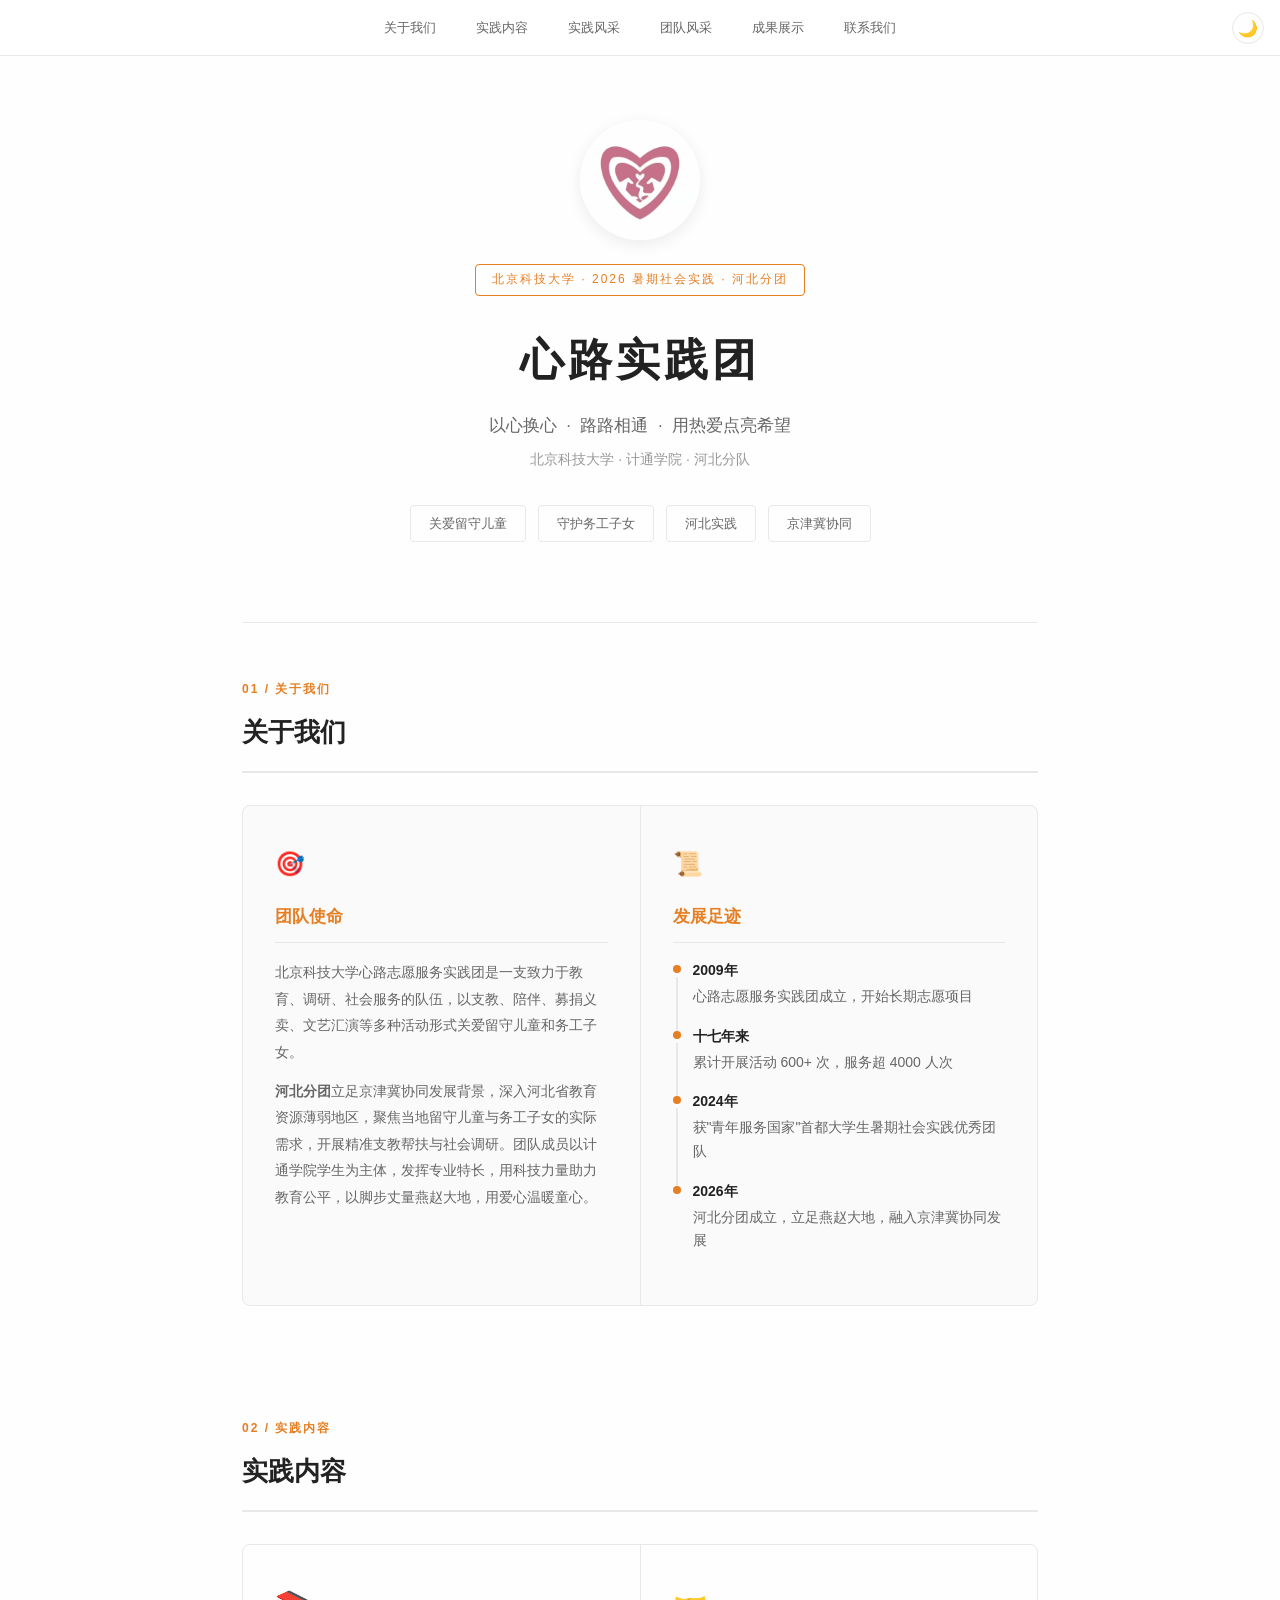
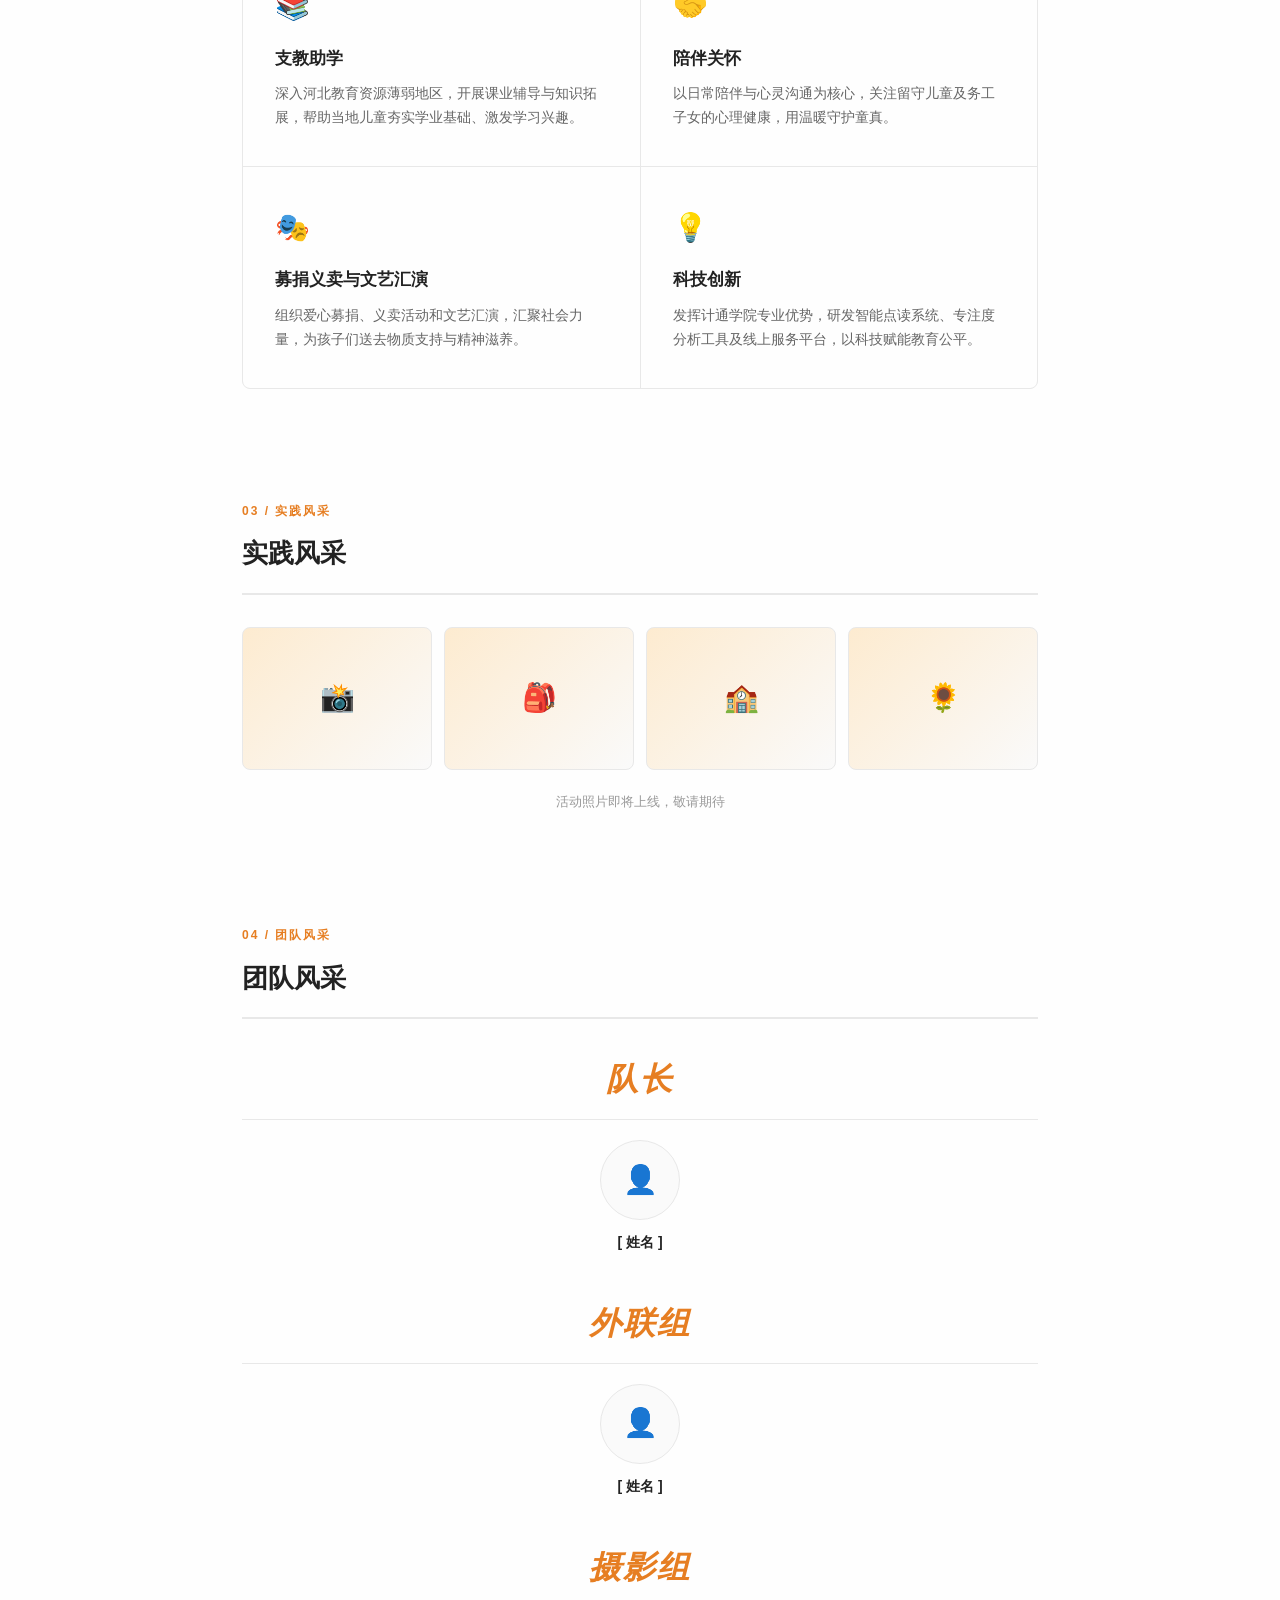
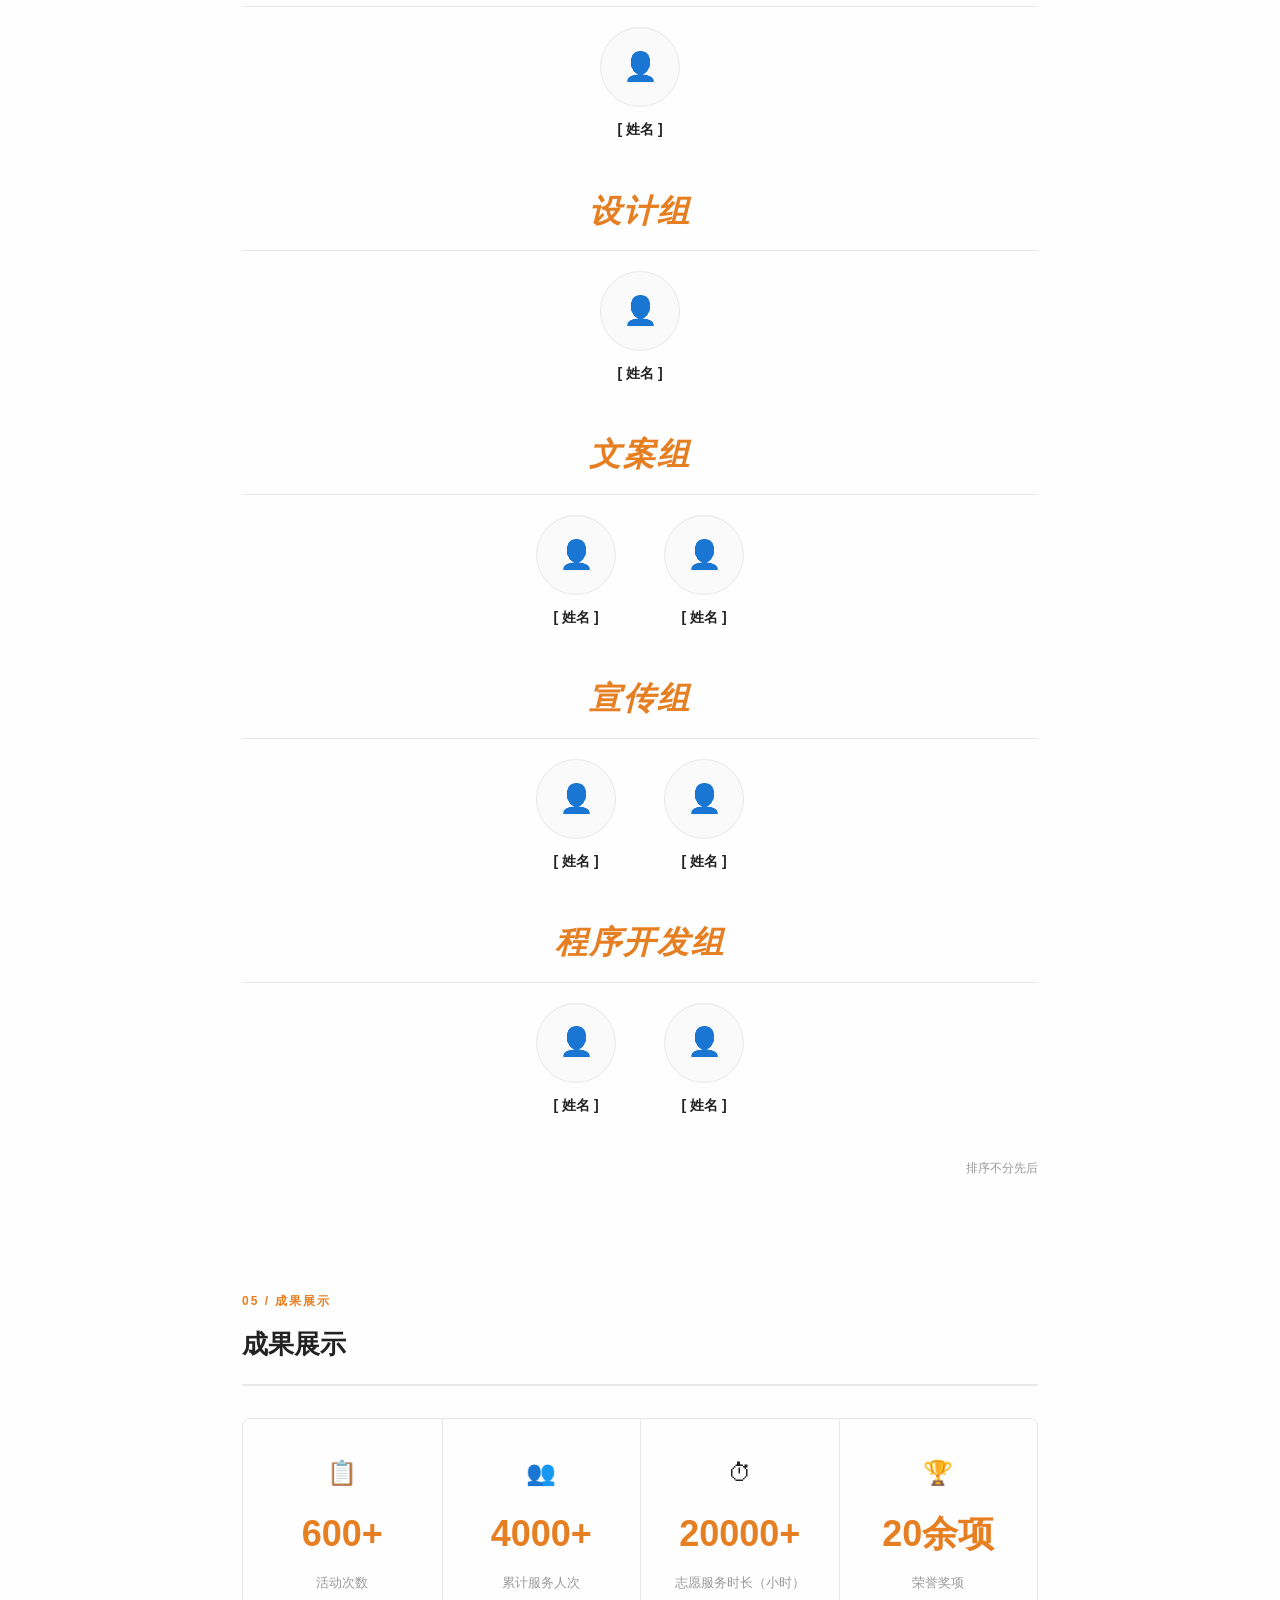
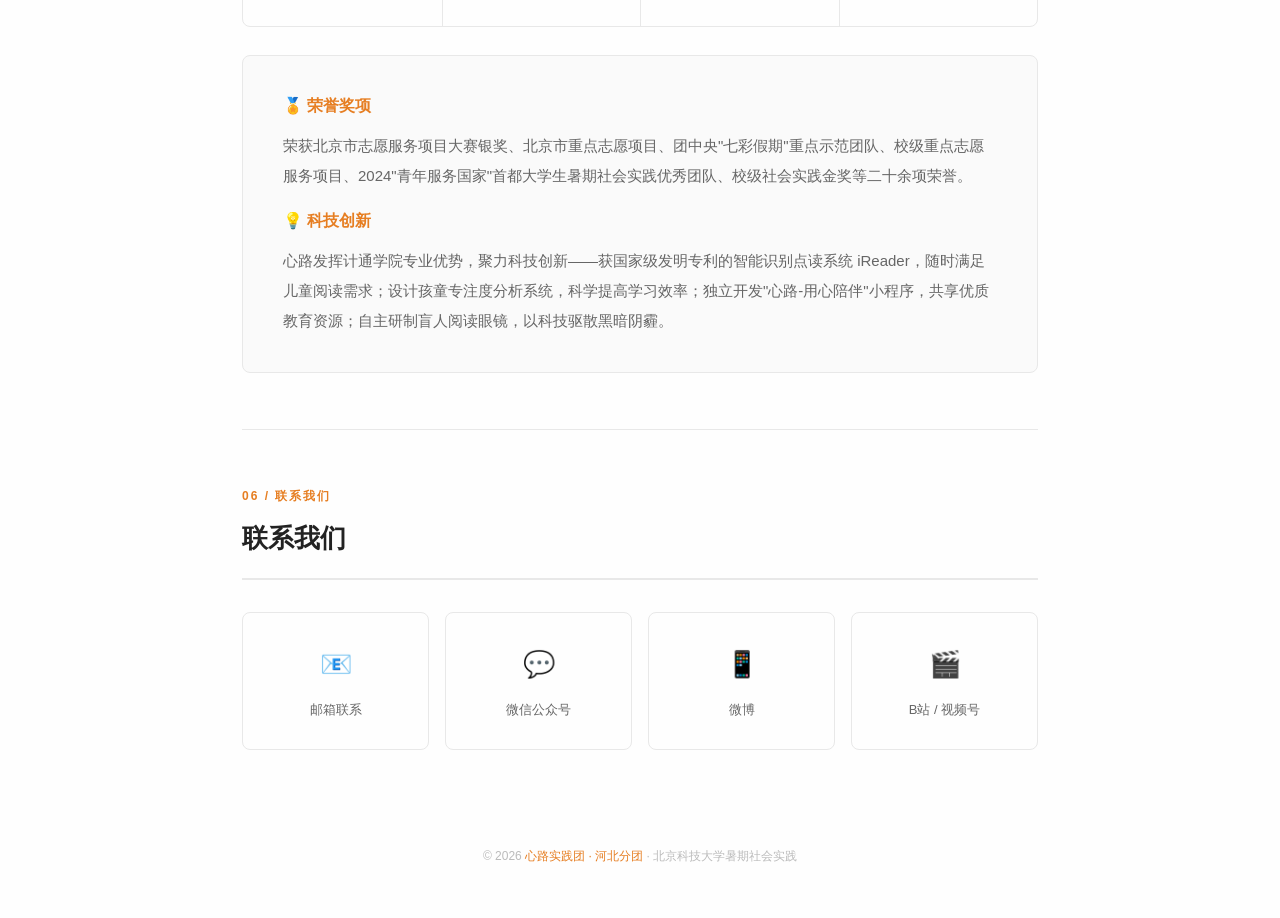
<file: index.html>
<!DOCTYPE html>
<html lang="zh-CN">
<head>
<meta charset="UTF-8">
<meta name="viewport" content="width=device-width, initial-scale=1.0">
<title>心路实践团 · 河北分团 | 北京科技大学2026暑期社会实践</title>

<!-- SEO -->
<meta name="description" content="北京科技大学心路志愿服务实践团河北分团，立足京津冀协同发展，以支教、陪伴、募捐义卖、文艺汇演等形式关爱留守儿童和务工子女。17年长期志愿，600+活动，服务4000+人次。">
<meta name="keywords" content="心路实践团,北京科技大学,暑期社会实践,河北支教,留守儿童,务工子女,志愿服务,计通学院,京津冀">

<!-- Open Graph -->
<meta property="og:title" content="心路实践团 · 河北分团 | 北京科技大学2026暑期社会实践">
<meta property="og:description" content="以心换心，路路相通，用热爱点亮希望。北京科技大学计通学院河北分队，深入燕赵大地开展支教帮扶。">
<meta property="og:image" content="https://elysia11110925.github.io/xinlu/logo.png">
<meta property="og:url" content="https://elysia11110925.github.io/xinlu/">
<meta property="og:type" content="website">
<meta property="og:site_name" content="心路实践团">

<!-- Twitter Card -->
<meta name="twitter:card" content="summary">
<meta name="twitter:title" content="心路实践团 · 河北分团 | 北京科技大学2026暑期社会实践">
<meta name="twitter:description" content="以心换心，路路相通，用热爱点亮希望。">
<meta name="twitter:image" content="https://elysia11110925.github.io/xinlu/logo.png">

<!-- Favicon -->
<link rel="icon" type="image/png" sizes="32x32" href="logo.png">
<link rel="apple-touch-icon" href="logo.png">

<!-- Stylesheet -->
<link rel="stylesheet" href="style.css">
</head>
<body>

<!-- 暗色模式切换 -->
<button class="theme-toggle" title="切换暗色模式" aria-label="切换暗色模式">🌙</button>

<!-- 回到顶部 -->
<button class="back-to-top" title="回到顶部" aria-label="回到顶部">↑</button>

<!-- ═══════════════ 导航栏 ═══════════════ -->
<nav id="navbar">
  <a href="#about">关于我们</a>
  <a href="#content">实践内容</a>
  <a href="#gallery">实践风采</a>
  <a href="#team">团队风采</a>
  <a href="#results">成果展示</a>
  <a href="#contact">联系我们</a>
</nav>

<div class="container">

  <!-- ═══════════════ Hero ═══════════════ -->
  <header class="hero">
    <div class="logo">
      <img src="logo.png" alt="心路实践团团徽">
    </div>
    <div class="tag">北京科技大学 · 2026 暑期社会实践 · 河北分团</div>
    <h1>心路实践团</h1>
    <p class="slogan">以心换心 &nbsp;·&nbsp; 路路相通 &nbsp;·&nbsp; 用热爱点亮希望</p>
    <p class="school">北京科技大学 · 计通学院 · 河北分队</p>
    <div class="keywords">
      <span>关爱留守儿童</span>
      <span>守护务工子女</span>
      <span>河北实践</span>
      <span>京津冀协同</span>
    </div>
  </header>

  <div class="hr"></div>

  <!-- ═══════════════ 关于我们 ═══════════════ -->
  <section id="about">
    <p class="section-label">01 / 关于我们</p>
    <h2 class="section-heading">关于我们</h2>
    <div class="about-layout animate-on-scroll">
      <div class="about-col">
        <div class="col-icon">🎯</div>
        <h3>团队使命</h3>
        <p>北京科技大学心路志愿服务实践团是一支致力于教育、调研、社会服务的队伍，以支教、陪伴、募捐义卖、文艺汇演等多种活动形式关爱留守儿童和务工子女。</p>
        <p style="margin-top:12px"><strong>河北分团</strong>立足京津冀协同发展背景，深入河北省教育资源薄弱地区，聚焦当地留守儿童与务工子女的实际需求，开展精准支教帮扶与社会调研。团队成员以计通学院学生为主体，发挥专业特长，用科技力量助力教育公平，以脚步丈量燕赵大地，用爱心温暖童心。</p>
      </div>
      <div class="about-col">
        <div class="col-icon">📜</div>
        <h3>发展足迹</h3>
        <ul class="about-timeline">
          <li><strong>2009年</strong>心路志愿服务实践团成立，开始长期志愿项目</li>
          <li><strong>十七年来</strong>累计开展活动 600+ 次，服务超 4000 人次</li>
          <li><strong>2024年</strong>获"青年服务国家"首都大学生暑期社会实践优秀团队</li>
          <li><strong>2026年</strong>河北分团成立，立足燕赵大地，融入京津冀协同发展</li>
        </ul>
      </div>
    </div>
  </section>

  <!-- ═══════════════ 实践内容 ═══════════════ -->
  <section id="content">
    <p class="section-label">02 / 实践内容</p>
    <h2 class="section-heading">实践内容</h2>
    <div class="content-grid animate-on-scroll">
      <div class="content-item">
        <div class="c-icon">📚</div>
        <div class="c-title">支教助学</div>
        <div class="c-desc">深入河北教育资源薄弱地区，开展课业辅导与知识拓展，帮助当地儿童夯实学业基础、激发学习兴趣。</div>
      </div>
      <div class="content-item">
        <div class="c-icon">🤝</div>
        <div class="c-title">陪伴关怀</div>
        <div class="c-desc">以日常陪伴与心灵沟通为核心，关注留守儿童及务工子女的心理健康，用温暖守护童真。</div>
      </div>
      <div class="content-item">
        <div class="c-icon">🎭</div>
        <div class="c-title">募捐义卖与文艺汇演</div>
        <div class="c-desc">组织爱心募捐、义卖活动和文艺汇演，汇聚社会力量，为孩子们送去物质支持与精神滋养。</div>
      </div>
      <div class="content-item">
        <div class="c-icon">💡</div>
        <div class="c-title">科技创新</div>
        <div class="c-desc">发挥计通学院专业优势，研发智能点读系统、专注度分析工具及线上服务平台，以科技赋能教育公平。</div>
      </div>
    </div>
  </section>

  <!-- ═══════════════ 实践风采 ═══════════════ -->
  <section id="gallery">
    <p class="section-label">03 / 实践风采</p>
    <h2 class="section-heading">实践风采</h2>
    <div class="photo-grid animate-on-scroll">
      <div class="photo-placeholder">📸</div>
      <div class="photo-placeholder">🎒</div>
      <div class="photo-placeholder">🏫</div>
      <div class="photo-placeholder">🌻</div>
    </div>
    <p style="text-align:center;font-size:13px;color:var(--text3);">活动照片即将上线，敬请期待</p>
  </section>

  <!-- ═══════════════ 团队风采 ═══════════════ -->
  <section id="team">
    <p class="section-label">04 / 团队风采</p>
    <h2 class="section-heading">团队风采</h2>
    <div class="team-dept animate-on-scroll">
      <div class="dept-name">队长</div>
      <div class="dept-members">
        <div class="team-card">
          <div class="avatar">👤</div>
          <div class="name">[ 姓名 ]</div>
        </div>
      </div>
    </div>

    <div class="team-dept animate-on-scroll">
      <div class="dept-name">外联组</div>
      <div class="dept-members">
        <div class="team-card">
          <div class="avatar">👤</div>
          <div class="name">[ 姓名 ]</div>
        </div>
      </div>
    </div>

    <div class="team-dept animate-on-scroll">
      <div class="dept-name">摄影组</div>
      <div class="dept-members">
        <div class="team-card">
          <div class="avatar">👤</div>
          <div class="name">[ 姓名 ]</div>
        </div>
      </div>
    </div>

    <div class="team-dept animate-on-scroll">
      <div class="dept-name">设计组</div>
      <div class="dept-members">
        <div class="team-card">
          <div class="avatar">👤</div>
          <div class="name">[ 姓名 ]</div>
        </div>
      </div>
    </div>

    <div class="team-dept animate-on-scroll">
      <div class="dept-name">文案组</div>
      <div class="dept-members">
        <div class="team-card">
          <div class="avatar">👤</div>
          <div class="name">[ 姓名 ]</div>
        </div>
        <div class="team-card">
          <div class="avatar">👤</div>
          <div class="name">[ 姓名 ]</div>
        </div>
      </div>
    </div>

    <div class="team-dept animate-on-scroll">
      <div class="dept-name">宣传组</div>
      <div class="dept-members">
        <div class="team-card">
          <div class="avatar">👤</div>
          <div class="name">[ 姓名 ]</div>
        </div>
        <div class="team-card">
          <div class="avatar">👤</div>
          <div class="name">[ 姓名 ]</div>
        </div>
      </div>
    </div>

    <div class="team-dept animate-on-scroll">
      <div class="dept-name">程序开发组</div>
      <div class="dept-members">
        <div class="team-card">
          <div class="avatar">👤</div>
          <div class="name">[ 姓名 ]</div>
        </div>
        <div class="team-card">
          <div class="avatar">👤</div>
          <div class="name">[ 姓名 ]</div>
        </div>
      </div>
    </div>

    <p class="team-note">排序不分先后</p>
  </section>

  <!-- ═══════════════ 成果展示 ═══════════════ -->
  <section id="results">
    <p class="section-label">05 / 成果展示</p>
    <h2 class="section-heading">成果展示</h2>
    <div class="stats animate-on-scroll">
      <div class="stat">
        <div class="s-icon">📋</div>
        <div class="num">600+</div>
        <div class="label">活动次数</div>
      </div>
      <div class="stat">
        <div class="s-icon">👥</div>
        <div class="num">4000+</div>
        <div class="label">累计服务人次</div>
      </div>
      <div class="stat">
        <div class="s-icon">⏱</div>
        <div class="num">20000+</div>
        <div class="label">志愿服务时长（小时）</div>
      </div>
      <div class="stat">
        <div class="s-icon">🏆</div>
        <div class="num">20余项</div>
        <div class="label">荣誉奖项</div>
      </div>
    </div>
    <div class="result-card animate-on-scroll">
      <h3>🏅 荣誉奖项</h3>
      <p>荣获北京市志愿服务项目大赛银奖、北京市重点志愿项目、团中央"七彩假期"重点示范团队、校级重点志愿服务项目、2024"青年服务国家"首都大学生暑期社会实践优秀团队、校级社会实践金奖等二十余项荣誉。</p>
      <h3>💡 科技创新</h3>
      <p>心路发挥计通学院专业优势，聚力科技创新——获国家级发明专利的智能识别点读系统 iReader，随时满足儿童阅读需求；设计孩童专注度分析系统，科学提高学习效率；独立开发"心路-用心陪伴"小程序，共享优质教育资源；自主研制盲人阅读眼镜，以科技驱散黑暗阴霾。</p>
    </div>
  </section>

  <div class="hr"></div>

  <!-- ═══════════════ 联系我们 ═══════════════ -->
  <section id="contact">
    <p class="section-label">06 / 联系我们</p>
    <h2 class="section-heading">联系我们</h2>
    <div class="contact-grid animate-on-scroll">
      <a href="mailto:example@ustb.edu.cn" class="contact-card">
        <span class="cc-icon">📧</span>
        <span>邮箱联系</span>
      </a>
      <a href="#" class="contact-card">
        <span class="cc-icon">💬</span>
        <span>微信公众号</span>
      </a>
      <a href="#" class="contact-card">
        <span class="cc-icon">📱</span>
        <span>微博</span>
      </a>
      <a href="#" class="contact-card">
        <span class="cc-icon">🎬</span>
        <span>B站 / 视频号</span>
      </a>
    </div>
  </section>

  <footer>
    <p>© 2026 <span>心路实践团 · 河北分团</span> · 北京科技大学暑期社会实践</p>
  </footer>

</div>

<script src="script.js"></script>
</body>
</html>
</file>
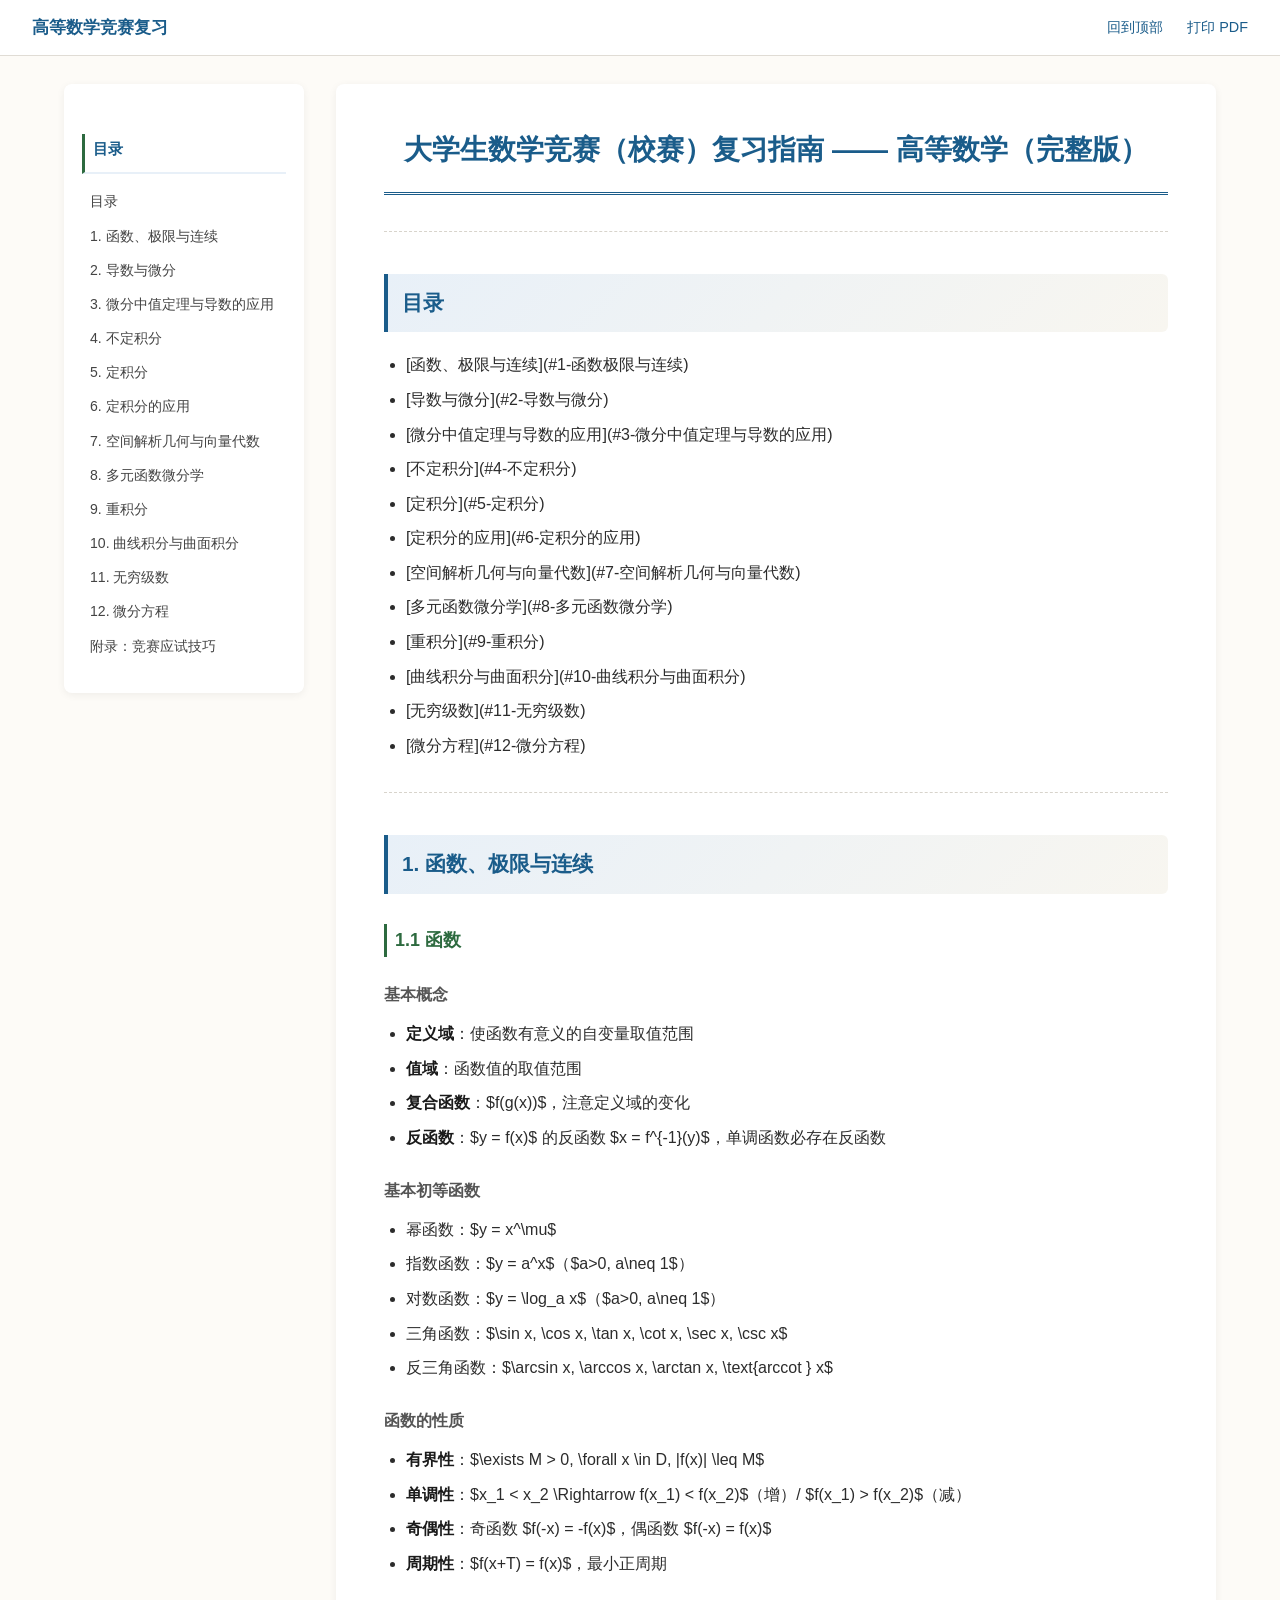
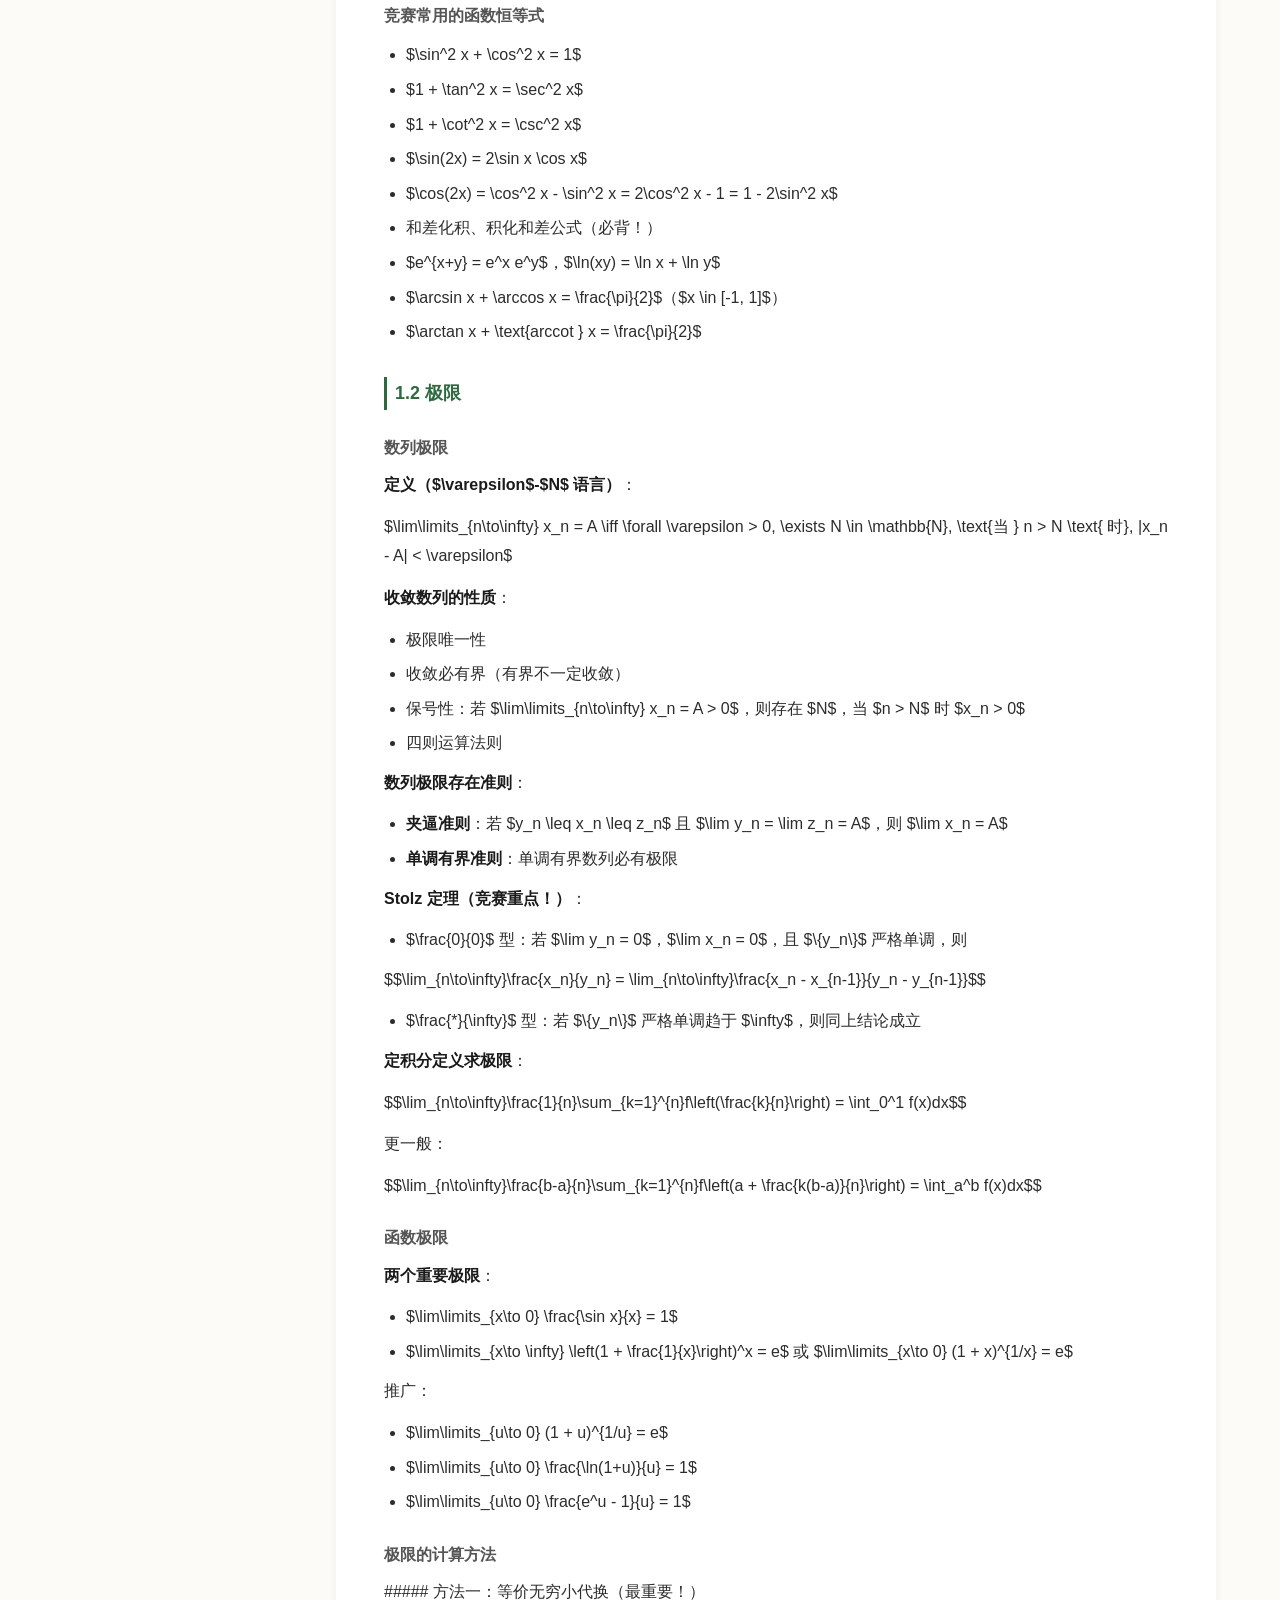
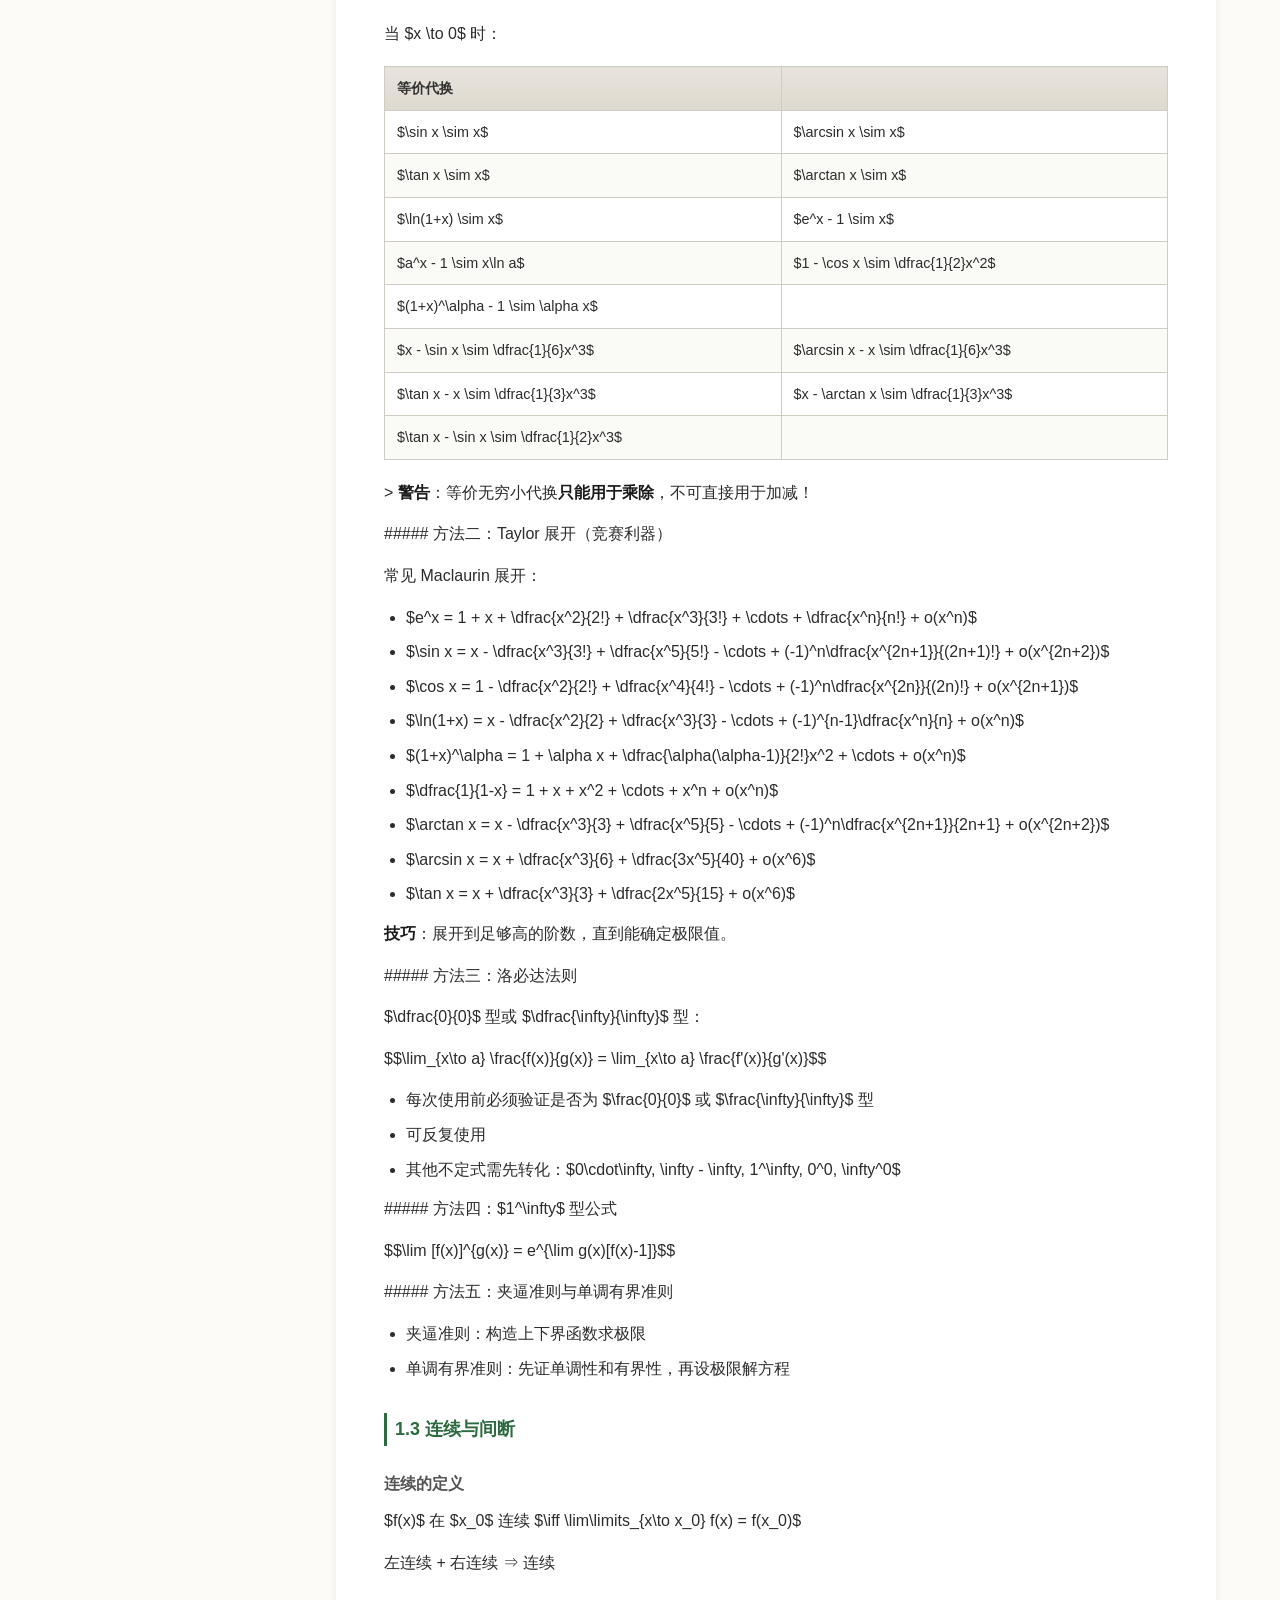
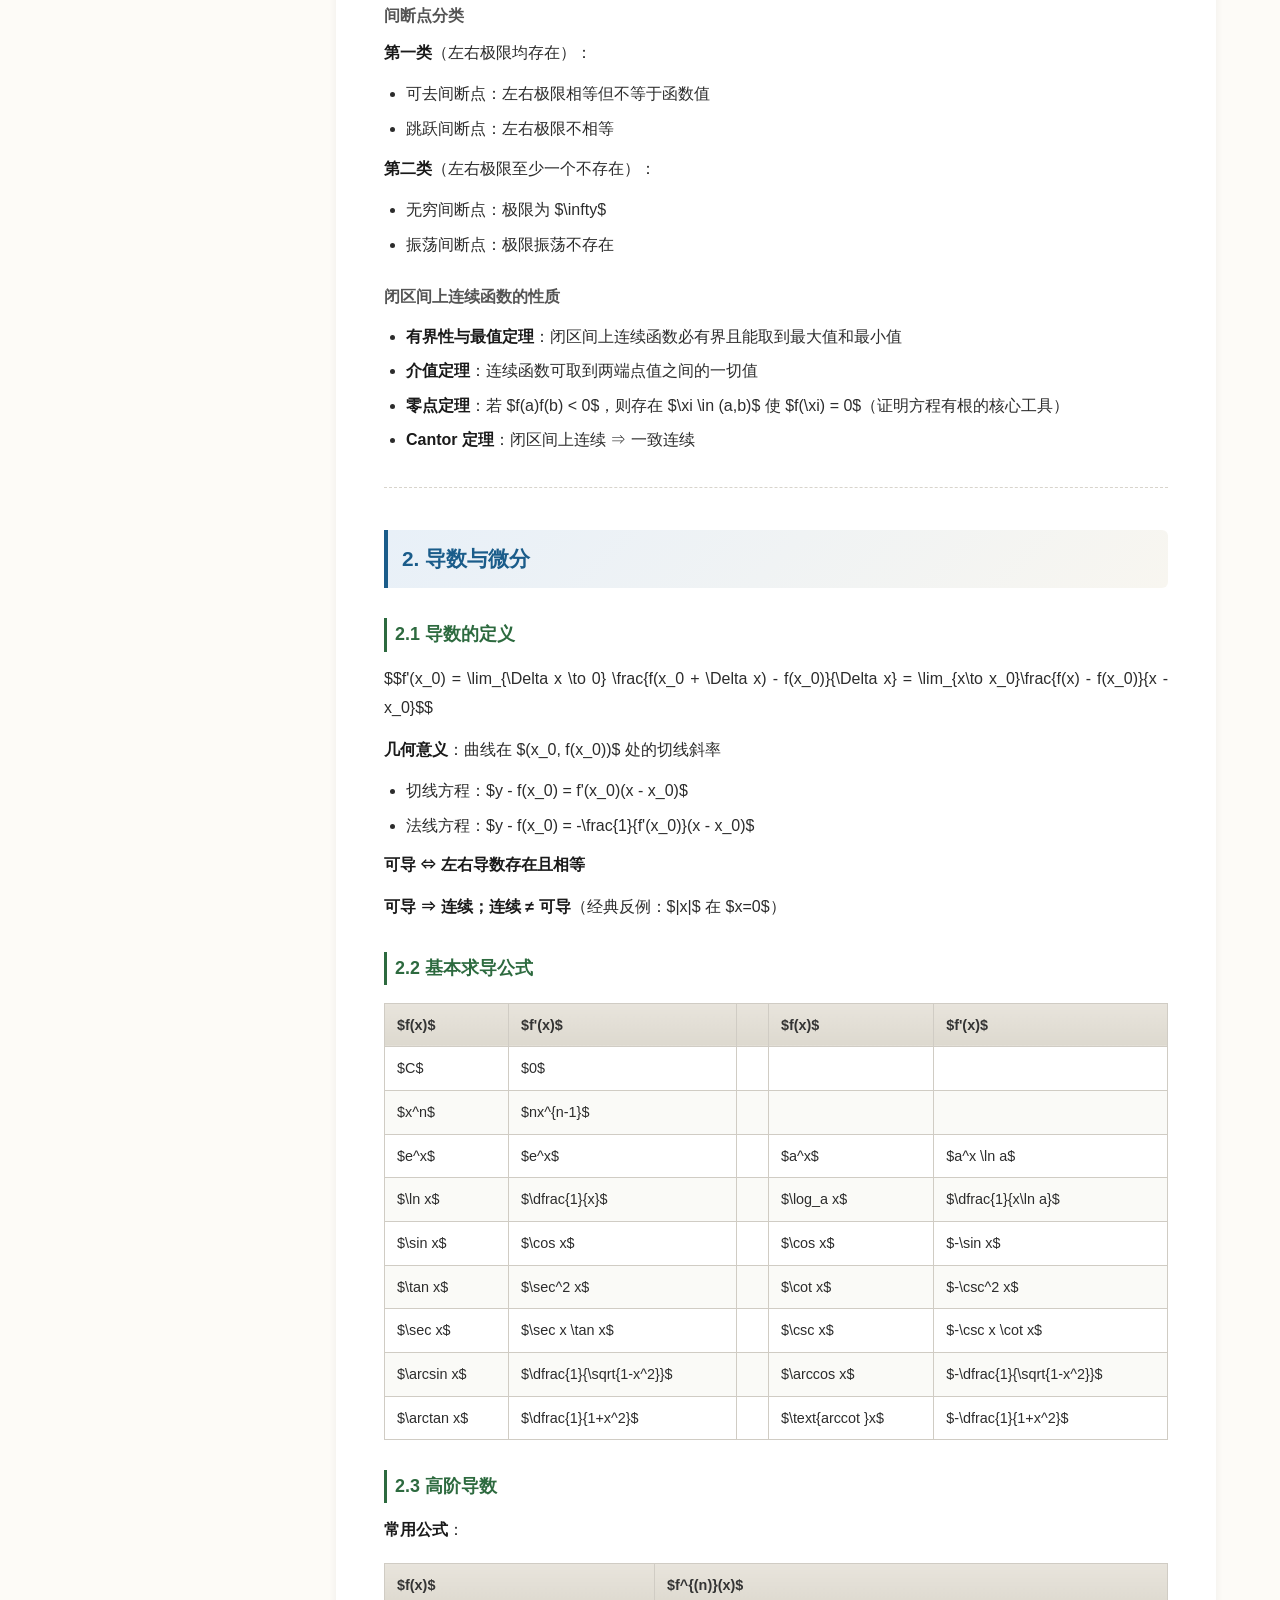
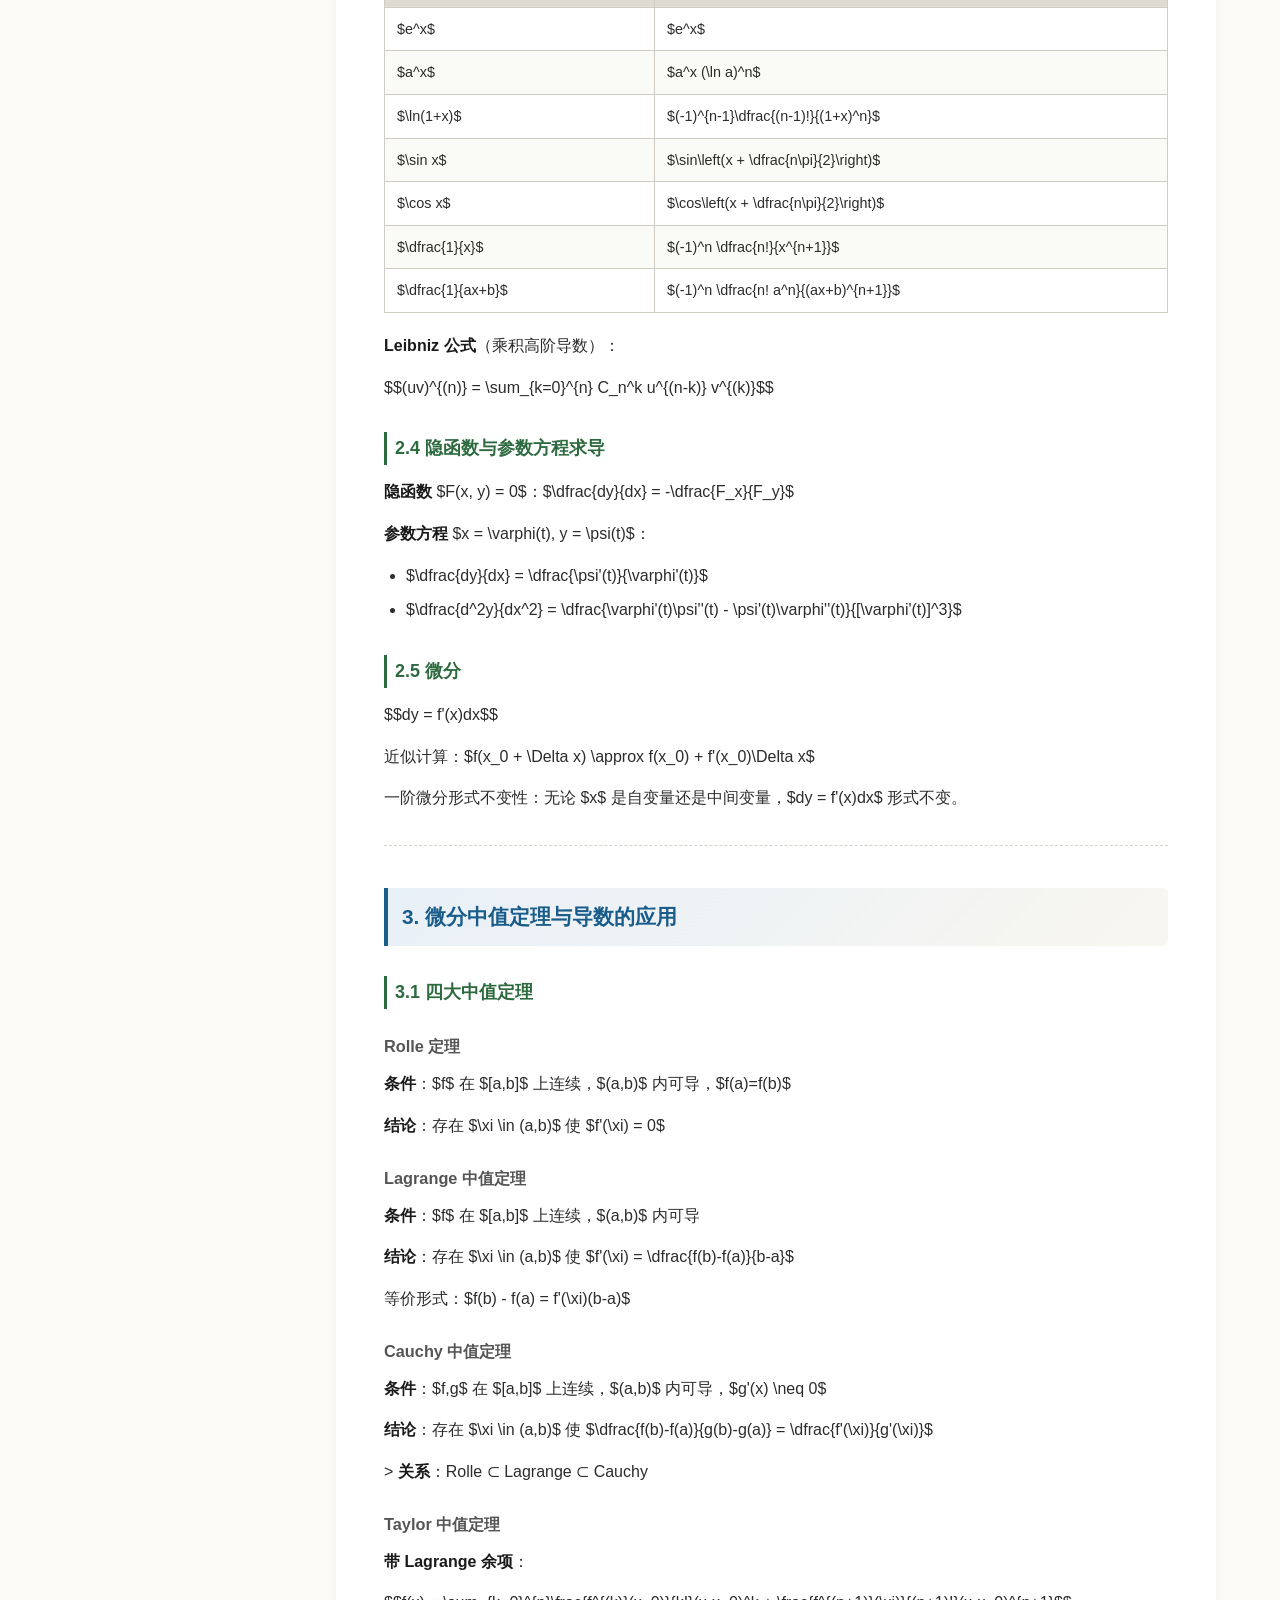
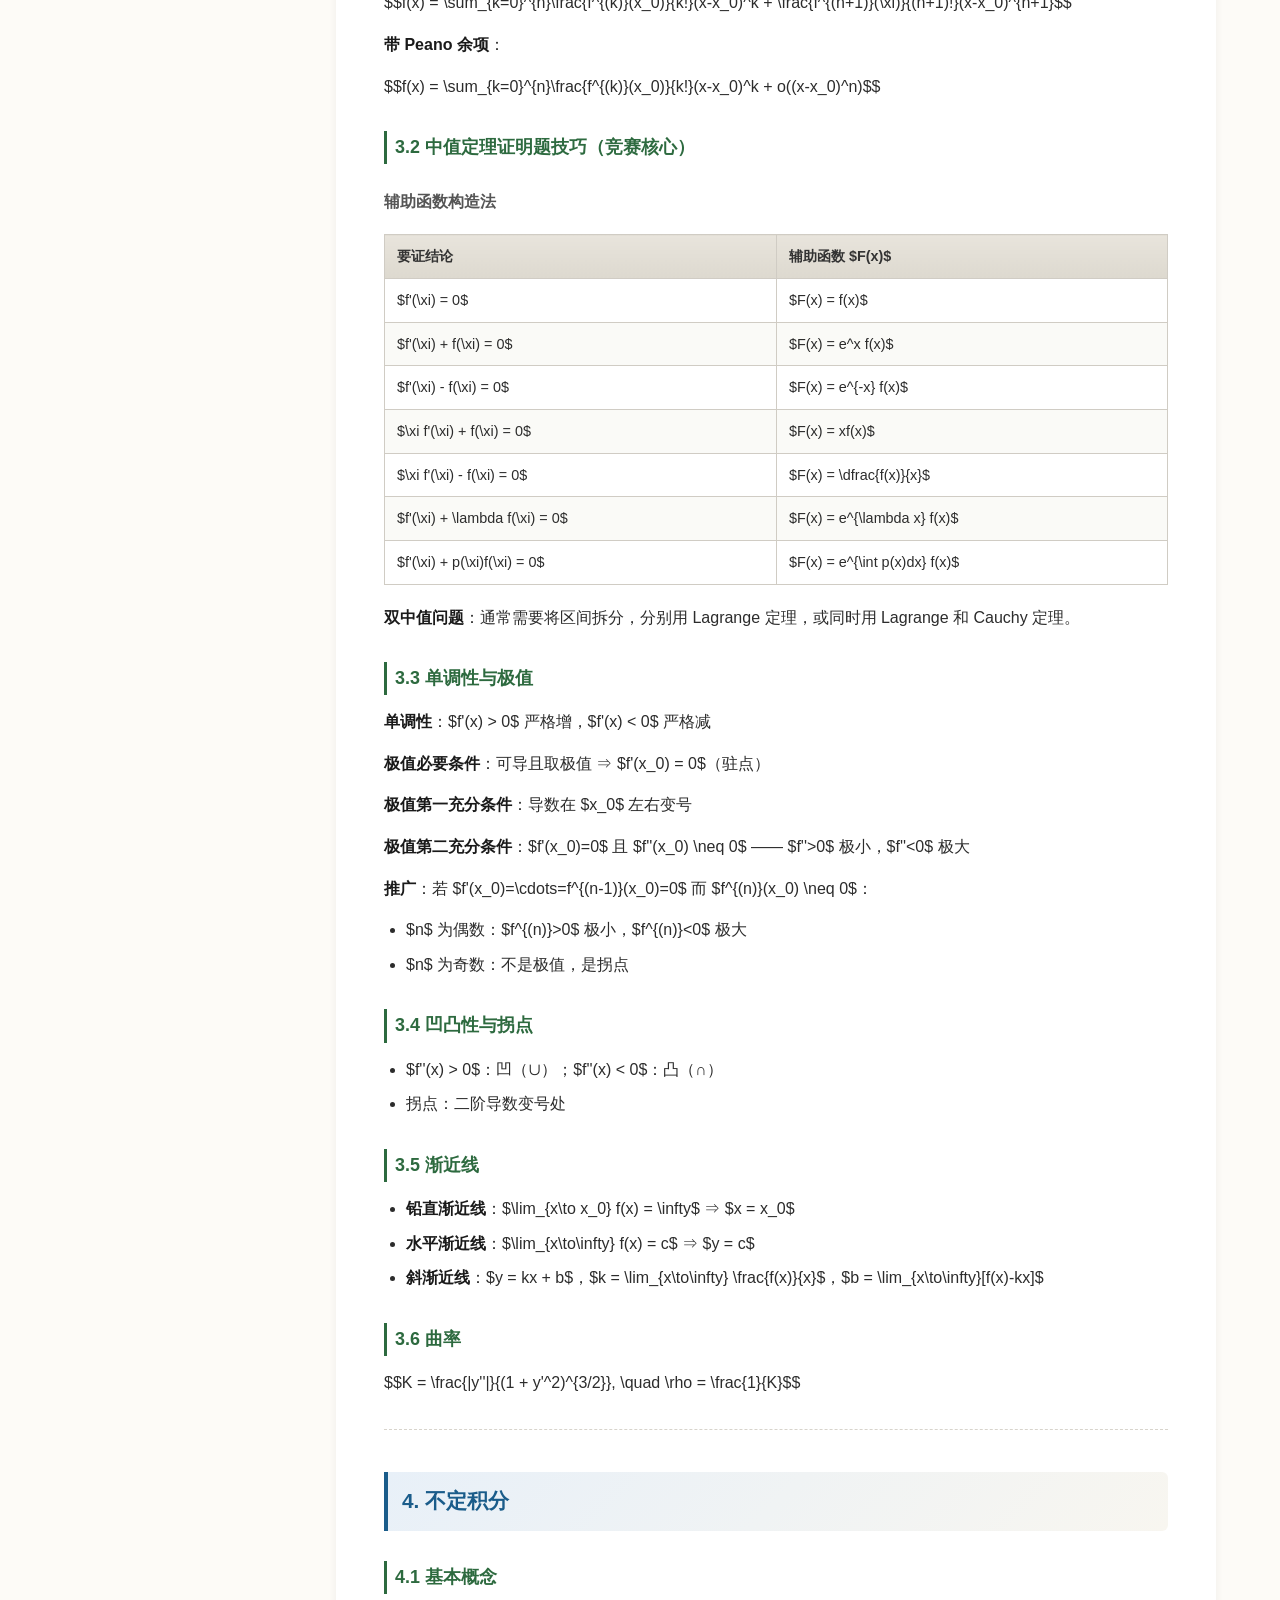
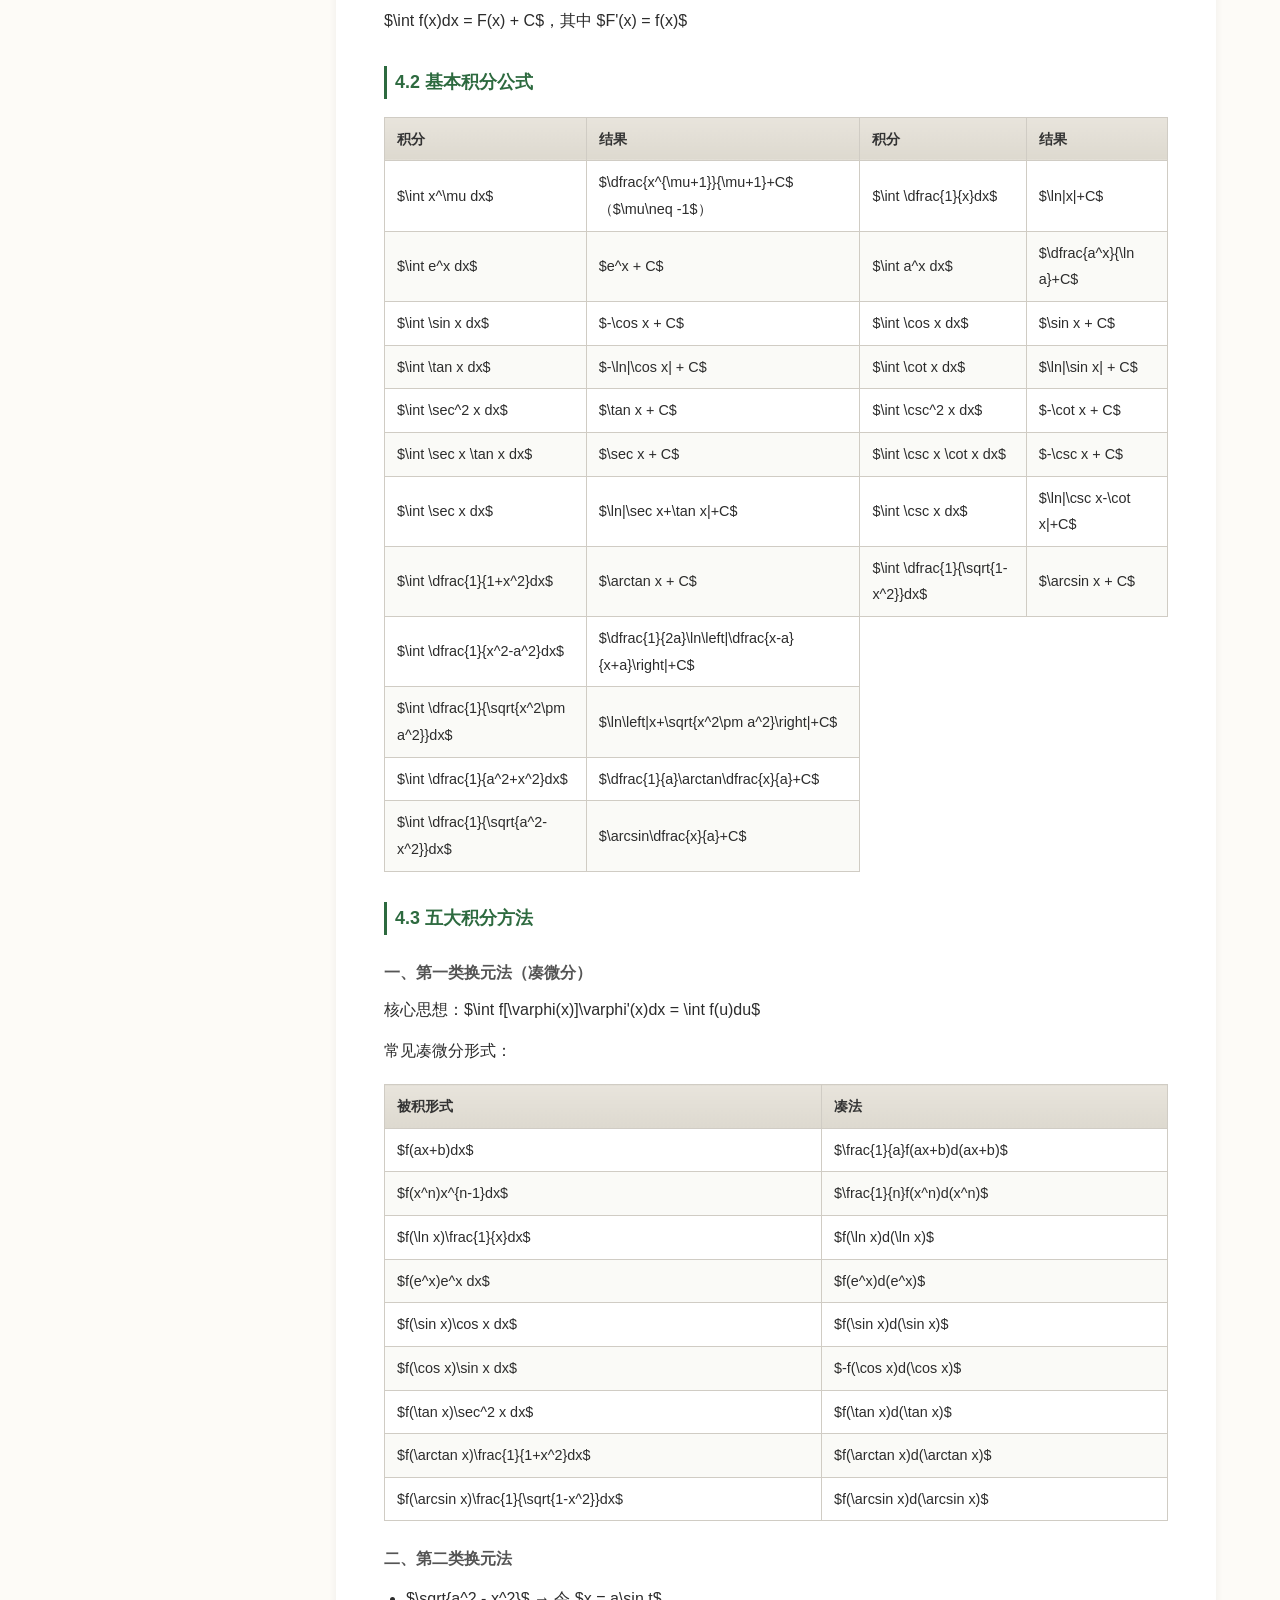
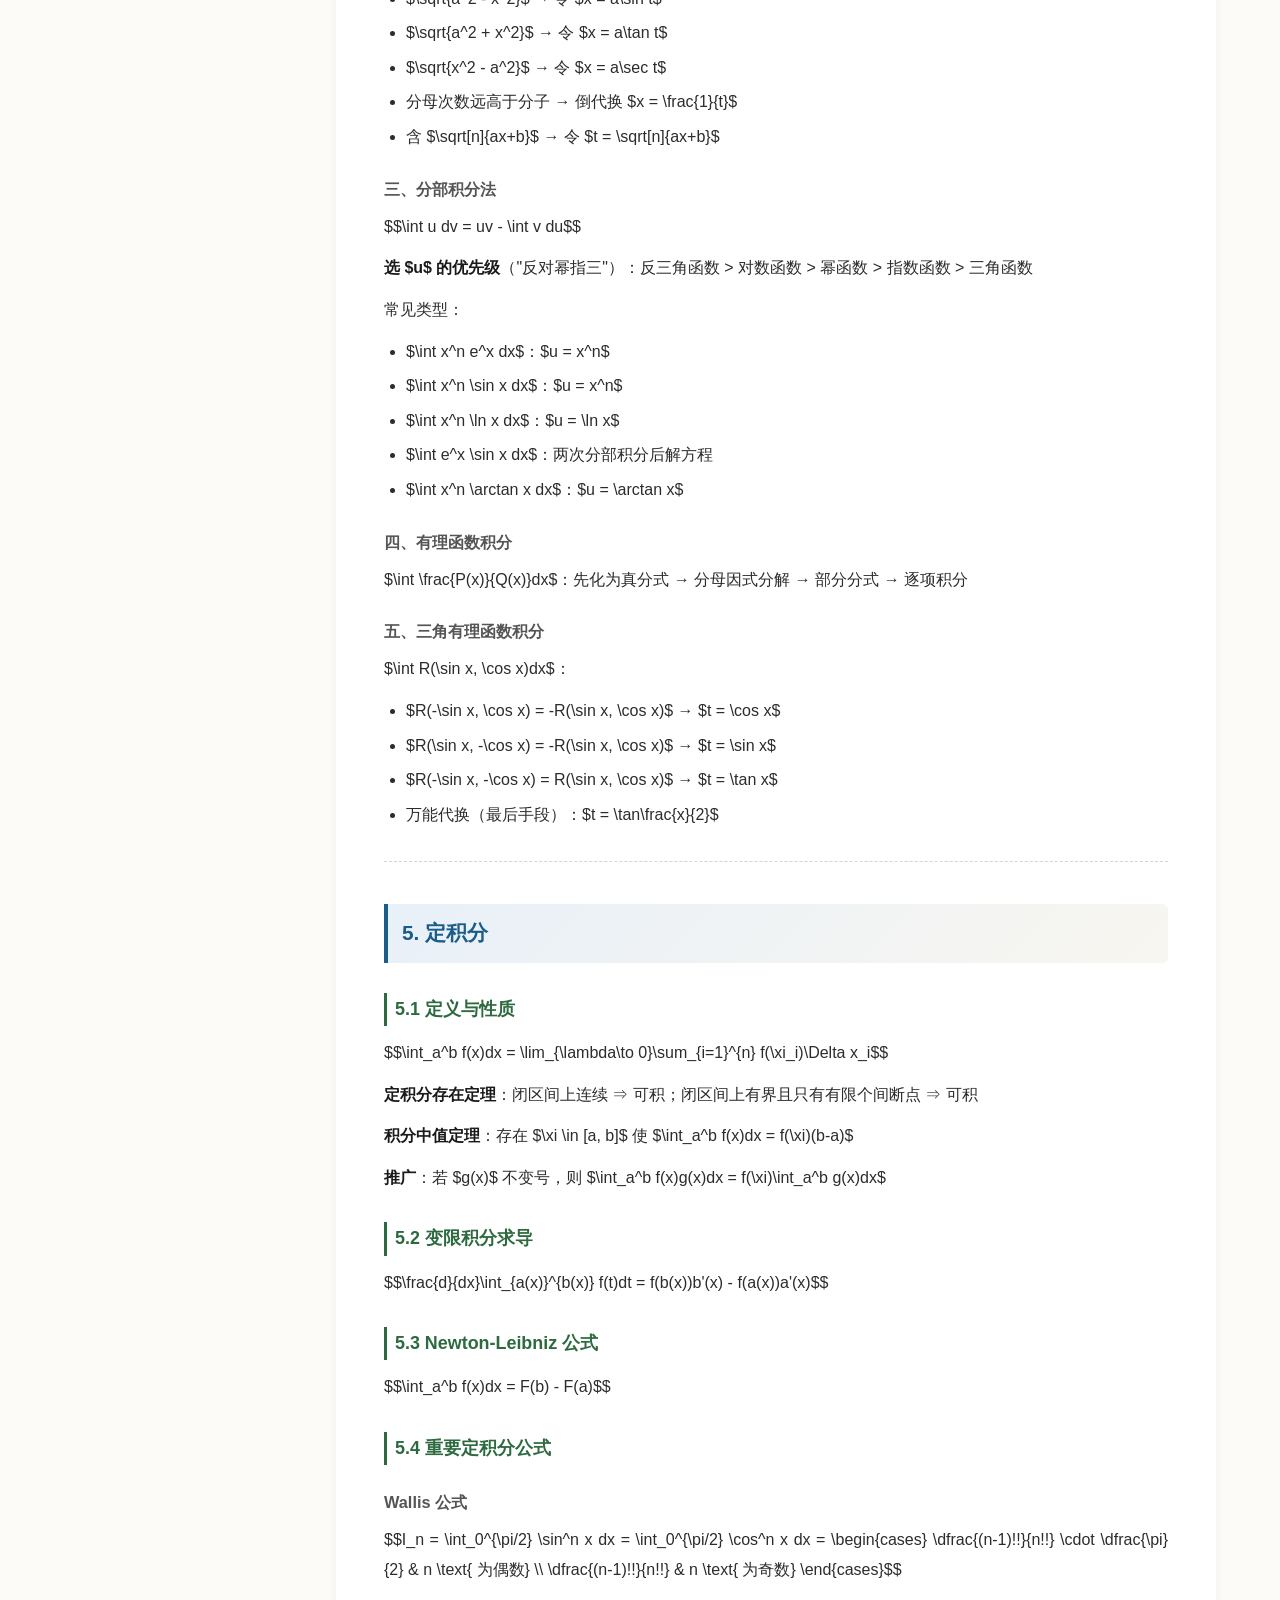
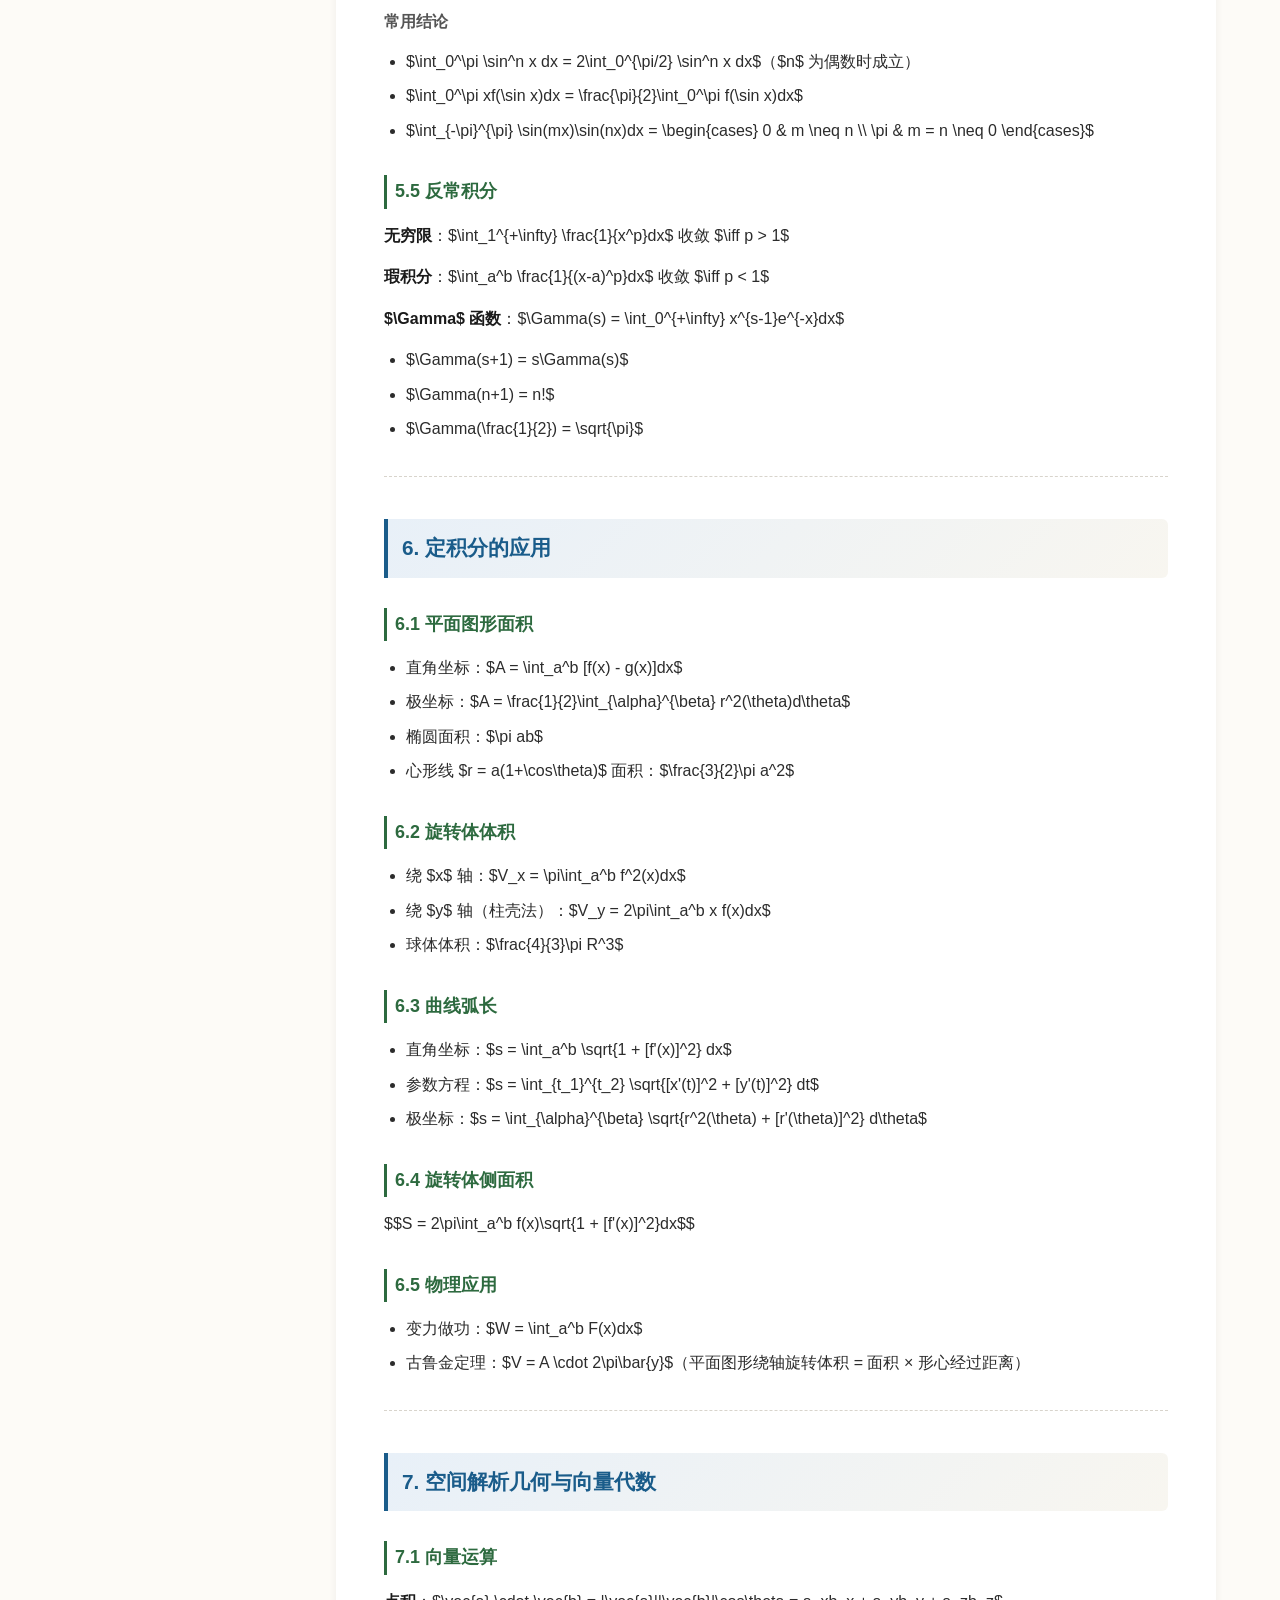
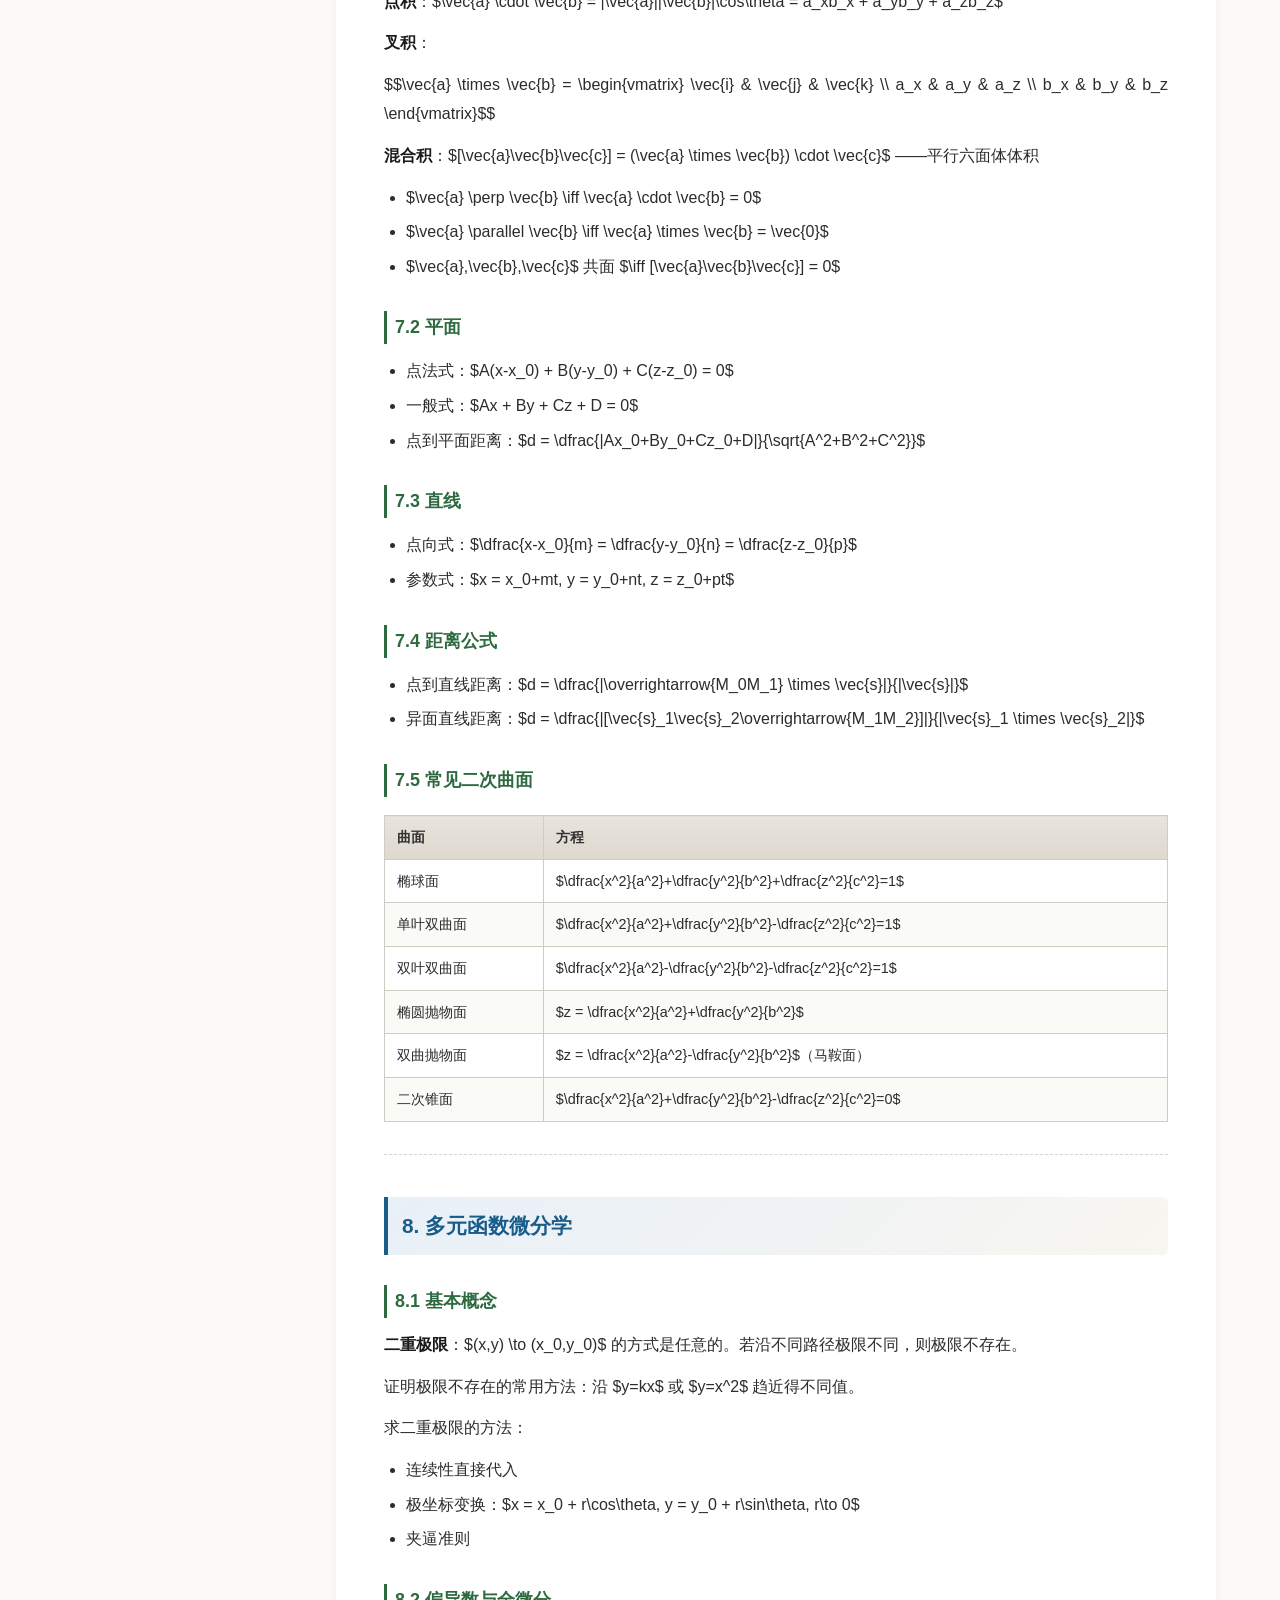
<file: math-review/index.html>
<!DOCTYPE html>
<html lang="zh-CN">
<head>
<meta charset="UTF-8">
<meta name="viewport" content="width=device-width, initial-scale=1.0">
<title>数学竞赛复习 —— 高等数学（完整版）</title>

<link rel="stylesheet" href="https://cdn.bootcdn.net/ajax/libs/KaTeX/0.16.9/katex.min.css">
<script src="https://cdn.bootcdn.net/ajax/libs/KaTeX/0.16.9/katex.min.js"></script>
<script src="https://cdn.bootcdn.net/ajax/libs/KaTeX/0.16.9/contrib/auto-render.min.js"></script>

<style>
  :root {
    --bg: #fdfbf7;
    --card-bg: #ffffff;
    --text: #2c2c2c;
    --accent: #1a5c8a;
    --accent-light: #e8f0f8;
    --green: #2d6a3f;
    --border: #e0dcd5;
    --shadow: 0 2px 8px rgba(0,0,0,0.06);
    --code-bg: #f4f2ed;
  }

  * { margin: 0; padding: 0; box-sizing: border-box; }

  body {
    font-family: "Microsoft YaHei", "PingFang SC", "Noto Sans SC", -apple-system, BlinkMacSystemFont, "Segoe UI", sans-serif;
    line-height: 1.85; color: var(--text); background: var(--bg);
    scroll-behavior: smooth;
  }

  .topbar {
    position: sticky; top: 0; z-index: 100;
    background: rgba(255,255,255,0.92); backdrop-filter: blur(12px);
    border-bottom: 1px solid var(--border);
    padding: 12px 32px;
    display: flex; align-items: center; justify-content: space-between;
    font-size: 0.9rem;
  }
  .topbar .logo { font-weight: 700; color: var(--accent); font-size: 1.05rem; }
  .topbar a { color: var(--accent); text-decoration: none; margin-left: 20px; }
  .topbar a:hover { text-decoration: underline; }

  .layout {
    display: flex; max-width: 1200px; margin: 0 auto; gap: 32px;
    padding: 28px 24px 60px;
  }

  .sidebar {
    position: sticky; top: 80px; align-self: flex-start;
    width: 240px; flex-shrink: 0;
    max-height: calc(100vh - 120px); overflow-y: auto;
    background: var(--card-bg); border-radius: 8px;
    box-shadow: var(--shadow); padding: 20px 18px;
    font-size: 0.88rem; line-height: 2.0;
  }
  .sidebar h3 {
    font-size: 0.95rem; color: var(--accent);
    margin-bottom: 10px; padding-bottom: 8px;
    border-bottom: 2px solid var(--accent-light);
  }
  .sidebar ul { list-style: none; padding: 0; }
  .sidebar li { margin: 0; }
  .sidebar a {
    color: #444; text-decoration: none; display: block;
    padding: 3px 8px; border-radius: 4px; transition: all 0.15s;
  }
  .sidebar a:hover { background: var(--accent-light); color: var(--accent); }

  .content {
    flex: 1; min-width: 0;
    background: var(--card-bg); border-radius: 8px;
    box-shadow: var(--shadow); padding: 40px 48px;
  }

  h1 {
    text-align: center; font-size: 1.75rem; color: var(--accent);
    margin-bottom: 36px; padding-bottom: 16px;
    border-bottom: 3px double var(--accent);
  }
  h2 {
    font-size: 1.3rem; color: var(--accent);
    margin-top: 42px; margin-bottom: 18px;
    padding: 10px 14px;
    background: linear-gradient(135deg, var(--accent-light) 0%, #f8f6f0 100%);
    border-left: 4px solid var(--accent);
    border-radius: 0 6px 6px 0;
  }
  h3 {
    font-size: 1.12rem; color: var(--green);
    margin-top: 30px; margin-bottom: 12px;
    padding-left: 8px; border-left: 3px solid var(--green);
  }
  h4 {
    font-size: 1.02rem; color: #555;
    margin-top: 22px; margin-bottom: 8px; font-weight: 600;
  }

  p { margin: 8px 0 12px; text-align: justify; }
  ul, ol { padding-left: 22px; margin: 10px 0; }
  li { margin: 5px 0; }
  strong { color: #1a1a1a; }

  .section-divider { border: none; border-top: 1px dashed #d8d4cc; margin: 32px 0; }

  .table-wrapper { overflow-x: auto; margin: 18px 0; }
  table { border-collapse: collapse; width: 100%; font-size: 0.9rem; }
  th, td {
    border: 1px solid #d0ccc4; padding: 8px 12px; text-align: left;
  }
  th {
    background: linear-gradient(180deg, #e8e4dc, #ddd9cf);
    font-weight: 700; color: #333;
  }
  tbody tr:nth-child(even) td { background: #fafaf7; }
  tbody tr:hover td { background: #f0eee7; }

  code {
    background: var(--code-bg); padding: 2px 6px; border-radius: 3px;
    font-family: "Cascadia Code", "Fira Code", "Consolas", "Courier New", monospace;
    font-size: 0.88em; color: #c7254e;
  }
  pre {
    background: #2d2d2d; color: #e8e8e8;
    border-radius: 8px; padding: 16px 20px;
    overflow-x: auto; margin: 14px 0; line-height: 1.55;
  }
  pre code { background: none; color: inherit; padding: 0; font-size: 0.85rem; }

  .katex-display { margin: 14px 0; overflow-x: auto; overflow-y: hidden; }

  .back-to-top {
    position: fixed; bottom: 32px; right: 32px;
    width: 44px; height: 44px; border-radius: 50%;
    background: var(--accent); color: #fff;
    display: flex; align-items: center; justify-content: center;
    text-decoration: none; font-size: 1.3rem;
    box-shadow: 0 4px 14px rgba(0,0,0,0.18);
    opacity: 0; pointer-events: none; transition: opacity 0.3s;
    z-index: 200;
  }
  .back-to-top.visible { opacity: 1; pointer-events: auto; }
  .back-to-top:hover { background: #1a3d5c; }

  @media (max-width: 900px) {
    .layout { flex-direction: column; }
    .sidebar { position: static; width: 100%; max-height: none; order: -1; }
    .content { padding: 24px 20px; }
    .topbar { padding: 10px 16px; font-size: 0.82rem; }
  }

  @media print {
    .sidebar, .topbar, .back-to-top { display: none; }
    .layout { display: block; max-width: none; padding: 0; }
    .content { box-shadow: none; padding: 0; }
    body { background: #fff; font-size: 10.5pt; }
    h2 { page-break-before: always; }
    h2:first-of-type { page-break-before: avoid; }
  }
</style>
</head>
<body>

<header class="topbar">
  <span class="logo">高等数学竞赛复习</span>
  <nav>
    <a href="#top">回到顶部</a>
    <a href="javascript:window.print()">打印 PDF</a>
  </nav>
</header>

<div class="layout">
  <aside class="sidebar">
    <nav class="toc"><h3>目录</h3><ul><li><a href="#目录">目录</a></li><li><a href="#1-函数、极限与连续">1. 函数、极限与连续</a></li><li><a href="#2-导数与微分">2. 导数与微分</a></li><li><a href="#3-微分中值定理与导数的应用">3. 微分中值定理与导数的应用</a></li><li><a href="#4-不定积分">4. 不定积分</a></li><li><a href="#5-定积分">5. 定积分</a></li><li><a href="#6-定积分的应用">6. 定积分的应用</a></li><li><a href="#7-空间解析几何与向量代数">7. 空间解析几何与向量代数</a></li><li><a href="#8-多元函数微分学">8. 多元函数微分学</a></li><li><a href="#9-重积分">9. 重积分</a></li><li><a href="#10-曲线积分与曲面积分">10. 曲线积分与曲面积分</a></li><li><a href="#11-无穷级数">11. 无穷级数</a></li><li><a href="#12-微分方程">12. 微分方程</a></li><li><a href="#附录：竞赛应试技巧">附录：竞赛应试技巧</a></li></ul></nav>
  </aside>
  <main class="content">
<h1 id="top">大学生数学竞赛（校赛）复习指南 —— 高等数学（完整版）</h1>
<hr class="section-divider">
<h2 id="目录">目录</h2>
<ul>
<li>[函数、极限与连续](#1-函数极限与连续)</li>
<li>[导数与微分](#2-导数与微分)</li>
<li>[微分中值定理与导数的应用](#3-微分中值定理与导数的应用)</li>
<li>[不定积分](#4-不定积分)</li>
<li>[定积分](#5-定积分)</li>
<li>[定积分的应用](#6-定积分的应用)</li>
<li>[空间解析几何与向量代数](#7-空间解析几何与向量代数)</li>
<li>[多元函数微分学](#8-多元函数微分学)</li>
<li>[重积分](#9-重积分)</li>
<li>[曲线积分与曲面积分](#10-曲线积分与曲面积分)</li>
<li>[无穷级数](#11-无穷级数)</li>
<li>[微分方程](#12-微分方程)</li>
</ul>
<hr class="section-divider">
<h2 id="1-函数、极限与连续">1. 函数、极限与连续</h2>
<h3 id="11-函数">1.1 函数</h3>
<h4 id="基本概念">基本概念</h4>
<ul>
<li><strong>定义域</strong>：使函数有意义的自变量取值范围</li>
<li><strong>值域</strong>：函数值的取值范围</li>
<li><strong>复合函数</strong>：$f(g(x))$，注意定义域的变化</li>
<li><strong>反函数</strong>：$y = f(x)$ 的反函数 $x = f^{-1}(y)$，单调函数必存在反函数</li>
</ul>
<h4 id="基本初等函数">基本初等函数</h4>
<ul>
<li>幂函数：$y = x^\mu$</li>
<li>指数函数：$y = a^x$（$a&gt;0, a\neq 1$）</li>
<li>对数函数：$y = \log_a x$（$a&gt;0, a\neq 1$）</li>
<li>三角函数：$\sin x, \cos x, \tan x, \cot x, \sec x, \csc x$</li>
<li>反三角函数：$\arcsin x, \arccos x, \arctan x, \text{arccot } x$</li>
</ul>
<h4 id="函数的性质">函数的性质</h4>
<ul>
<li><strong>有界性</strong>：$\exists M &gt; 0, \forall x \in D, |f(x)| \leq M$</li>
<li><strong>单调性</strong>：$x_1 &lt; x_2 \Rightarrow f(x_1) &lt; f(x_2)$（增）/ $f(x_1) &gt; f(x_2)$（减）</li>
<li><strong>奇偶性</strong>：奇函数 $f(-x) = -f(x)$，偶函数 $f(-x) = f(x)$</li>
<li><strong>周期性</strong>：$f(x+T) = f(x)$，最小正周期</li>
</ul>
<h4 id="竞赛常用的函数恒等式">竞赛常用的函数恒等式</h4>
<ul>
<li>$\sin^2 x + \cos^2 x = 1$</li>
<li>$1 + \tan^2 x = \sec^2 x$</li>
<li>$1 + \cot^2 x = \csc^2 x$</li>
<li>$\sin(2x) = 2\sin x \cos x$</li>
<li>$\cos(2x) = \cos^2 x - \sin^2 x = 2\cos^2 x - 1 = 1 - 2\sin^2 x$</li>
<li>和差化积、积化和差公式（必背！）</li>
<li>$e^{x+y} = e^x e^y$，$\ln(xy) = \ln x + \ln y$</li>
<li>$\arcsin x + \arccos x = \frac{\pi}{2}$（$x \in [-1, 1]$）</li>
<li>$\arctan x + \text{arccot } x = \frac{\pi}{2}$</li>
</ul>
<h3 id="12-极限">1.2 极限</h3>
<h4 id="数列极限">数列极限</h4>
<p><strong>定义（$\varepsilon$-$N$ 语言）</strong>：</p>
<p>$\lim\limits_{n\to\infty} x_n = A \iff \forall \varepsilon &gt; 0, \exists N \in \mathbb{N}, \text{当 } n &gt; N \text{ 时}, |x_n - A| &lt; \varepsilon$</p>
<p><strong>收敛数列的性质</strong>：</p>
<ul>
<li>极限唯一性</li>
<li>收敛必有界（有界不一定收敛）</li>
<li>保号性：若 $\lim\limits_{n\to\infty} x_n = A &gt; 0$，则存在 $N$，当 $n &gt; N$ 时 $x_n &gt; 0$</li>
<li>四则运算法则</li>
</ul>
<p><strong>数列极限存在准则</strong>：</p>
<ul>
<li><strong>夹逼准则</strong>：若 $y_n \leq x_n \leq z_n$ 且 $\lim y_n = \lim z_n = A$，则 $\lim x_n = A$</li>
<li><strong>单调有界准则</strong>：单调有界数列必有极限</li>
</ul>
<p><strong>Stolz 定理（竞赛重点！）</strong>：</p>
<ul>
<li>$\frac{0}{0}$ 型：若 $\lim y_n = 0$，$\lim x_n = 0$，且 $\{y_n\}$ 严格单调，则</li>
</ul>
<p>  $$\lim_{n\to\infty}\frac{x_n}{y_n} = \lim_{n\to\infty}\frac{x_n - x_{n-1}}{y_n - y_{n-1}}$$</p>
<ul>
<li>$\frac{*}{\infty}$ 型：若 $\{y_n\}$ 严格单调趋于 $\infty$，则同上结论成立</li>
</ul>
<p><strong>定积分定义求极限</strong>：</p>
<p>$$\lim_{n\to\infty}\frac{1}{n}\sum_{k=1}^{n}f\left(\frac{k}{n}\right) = \int_0^1 f(x)dx$$</p>
<p>更一般：</p>
<p>$$\lim_{n\to\infty}\frac{b-a}{n}\sum_{k=1}^{n}f\left(a + \frac{k(b-a)}{n}\right) = \int_a^b f(x)dx$$</p>
<h4 id="函数极限">函数极限</h4>
<p><strong>两个重要极限</strong>：</p>
<ul>
<li>$\lim\limits_{x\to 0} \frac{\sin x}{x} = 1$</li>
<li>$\lim\limits_{x\to \infty} \left(1 + \frac{1}{x}\right)^x = e$ 或 $\lim\limits_{x\to 0} (1 + x)^{1/x} = e$</li>
</ul>
<p>推广：</p>
<ul>
<li>$\lim\limits_{u\to 0} (1 + u)^{1/u} = e$</li>
<li>$\lim\limits_{u\to 0} \frac{\ln(1+u)}{u} = 1$</li>
<li>$\lim\limits_{u\to 0} \frac{e^u - 1}{u} = 1$</li>
</ul>
<h4 id="极限的计算方法">极限的计算方法</h4>
<p>##### 方法一：等价无穷小代换（最重要！）</p>
<p>当 $x \to 0$ 时：</p>
<div class="table-wrapper"><table>
<thead><tr>
<th>等价代换</th>
<th></th>
</tr></thead><tbody>
<tr>
<td>$\sin x \sim x$</td>
<td>$\arcsin x \sim x$</td>
</tr>
<tr>
<td>$\tan x \sim x$</td>
<td>$\arctan x \sim x$</td>
</tr>
<tr>
<td>$\ln(1+x) \sim x$</td>
<td>$e^x - 1 \sim x$</td>
</tr>
<tr>
<td>$a^x - 1 \sim x\ln a$</td>
<td>$1 - \cos x \sim \dfrac{1}{2}x^2$</td>
</tr>
<tr>
<td>$(1+x)^\alpha - 1 \sim \alpha x$</td>
<td></td>
</tr>
<tr>
<td>$x - \sin x \sim \dfrac{1}{6}x^3$</td>
<td>$\arcsin x - x \sim \dfrac{1}{6}x^3$</td>
</tr>
<tr>
<td>$\tan x - x \sim \dfrac{1}{3}x^3$</td>
<td>$x - \arctan x \sim \dfrac{1}{3}x^3$</td>
</tr>
<tr>
<td>$\tan x - \sin x \sim \dfrac{1}{2}x^3$</td>
<td></td>
</tr>
</tbody></table></div>
<p>&gt; <strong>警告</strong>：等价无穷小代换<strong>只能用于乘除</strong>，不可直接用于加减！</p>
<p>##### 方法二：Taylor 展开（竞赛利器）</p>
<p>常见 Maclaurin 展开：</p>
<ul>
<li>$e^x = 1 + x + \dfrac{x^2}{2!} + \dfrac{x^3}{3!} + \cdots + \dfrac{x^n}{n!} + o(x^n)$</li>
<li>$\sin x = x - \dfrac{x^3}{3!} + \dfrac{x^5}{5!} - \cdots + (-1)^n\dfrac{x^{2n+1}}{(2n+1)!} + o(x^{2n+2})$</li>
<li>$\cos x = 1 - \dfrac{x^2}{2!} + \dfrac{x^4}{4!} - \cdots + (-1)^n\dfrac{x^{2n}}{(2n)!} + o(x^{2n+1})$</li>
<li>$\ln(1+x) = x - \dfrac{x^2}{2} + \dfrac{x^3}{3} - \cdots + (-1)^{n-1}\dfrac{x^n}{n} + o(x^n)$</li>
<li>$(1+x)^\alpha = 1 + \alpha x + \dfrac{\alpha(\alpha-1)}{2!}x^2 + \cdots + o(x^n)$</li>
<li>$\dfrac{1}{1-x} = 1 + x + x^2 + \cdots + x^n + o(x^n)$</li>
<li>$\arctan x = x - \dfrac{x^3}{3} + \dfrac{x^5}{5} - \cdots + (-1)^n\dfrac{x^{2n+1}}{2n+1} + o(x^{2n+2})$</li>
<li>$\arcsin x = x + \dfrac{x^3}{6} + \dfrac{3x^5}{40} + o(x^6)$</li>
<li>$\tan x = x + \dfrac{x^3}{3} + \dfrac{2x^5}{15} + o(x^6)$</li>
</ul>
<p><strong>技巧</strong>：展开到足够高的阶数，直到能确定极限值。</p>
<p>##### 方法三：洛必达法则</p>
<p>$\dfrac{0}{0}$ 型或 $\dfrac{\infty}{\infty}$ 型：</p>
<p>$$\lim_{x\to a} \frac{f(x)}{g(x)} = \lim_{x\to a} \frac{f'(x)}{g'(x)}$$</p>
<ul>
<li>每次使用前必须验证是否为 $\frac{0}{0}$ 或 $\frac{\infty}{\infty}$ 型</li>
<li>可反复使用</li>
<li>其他不定式需先转化：$0\cdot\infty, \infty - \infty, 1^\infty, 0^0, \infty^0$</li>
</ul>
<p>##### 方法四：$1^\infty$ 型公式</p>
<p>$$\lim [f(x)]^{g(x)} = e^{\lim g(x)[f(x)-1]}$$</p>
<p>##### 方法五：夹逼准则与单调有界准则</p>
<ul>
<li>夹逼准则：构造上下界函数求极限</li>
<li>单调有界准则：先证单调性和有界性，再设极限解方程</li>
</ul>
<h3 id="13-连续与间断">1.3 连续与间断</h3>
<h4 id="连续的定义">连续的定义</h4>
<p>$f(x)$ 在 $x_0$ 连续 $\iff \lim\limits_{x\to x_0} f(x) = f(x_0)$</p>
<p>左连续 + 右连续 ⇒ 连续</p>
<h4 id="间断点分类">间断点分类</h4>
<p><strong>第一类</strong>（左右极限均存在）：</p>
<ul>
<li>可去间断点：左右极限相等但不等于函数值</li>
<li>跳跃间断点：左右极限不相等</li>
</ul>
<p><strong>第二类</strong>（左右极限至少一个不存在）：</p>
<ul>
<li>无穷间断点：极限为 $\infty$</li>
<li>振荡间断点：极限振荡不存在</li>
</ul>
<h4 id="闭区间上连续函数的性质">闭区间上连续函数的性质</h4>
<ul>
<li><strong>有界性与最值定理</strong>：闭区间上连续函数必有界且能取到最大值和最小值</li>
<li><strong>介值定理</strong>：连续函数可取到两端点值之间的一切值</li>
<li><strong>零点定理</strong>：若 $f(a)f(b) &lt; 0$，则存在 $\xi \in (a,b)$ 使 $f(\xi) = 0$（证明方程有根的核心工具）</li>
<li><strong>Cantor 定理</strong>：闭区间上连续 ⇒ 一致连续</li>
</ul>
<hr class="section-divider">
<h2 id="2-导数与微分">2. 导数与微分</h2>
<h3 id="21-导数的定义">2.1 导数的定义</h3>
<p>$$f'(x_0) = \lim_{\Delta x \to 0} \frac{f(x_0 + \Delta x) - f(x_0)}{\Delta x} = \lim_{x\to x_0}\frac{f(x) - f(x_0)}{x - x_0}$$</p>
<p><strong>几何意义</strong>：曲线在 $(x_0, f(x_0))$ 处的切线斜率</p>
<ul>
<li>切线方程：$y - f(x_0) = f'(x_0)(x - x_0)$</li>
<li>法线方程：$y - f(x_0) = -\frac{1}{f'(x_0)}(x - x_0)$</li>
</ul>
<p><strong>可导 ⇔ 左右导数存在且相等</strong></p>
<p><strong>可导 ⇒ 连续；连续 ≠ 可导</strong>（经典反例：$|x|$ 在 $x=0$）</p>
<h3 id="22-基本求导公式">2.2 基本求导公式</h3>
<div class="table-wrapper"><table>
<thead><tr>
<th>$f(x)$</th>
<th>$f'(x)$</th>
<th></th>
<th>$f(x)$</th>
<th>$f'(x)$</th>
</tr></thead><tbody>
<tr>
<td>$C$</td>
<td>$0$</td>
<td></td>
<td></td>
<td></td>
</tr>
<tr>
<td>$x^n$</td>
<td>$nx^{n-1}$</td>
<td></td>
<td></td>
<td></td>
</tr>
<tr>
<td>$e^x$</td>
<td>$e^x$</td>
<td></td>
<td>$a^x$</td>
<td>$a^x \ln a$</td>
</tr>
<tr>
<td>$\ln x$</td>
<td>$\dfrac{1}{x}$</td>
<td></td>
<td>$\log_a x$</td>
<td>$\dfrac{1}{x\ln a}$</td>
</tr>
<tr>
<td>$\sin x$</td>
<td>$\cos x$</td>
<td></td>
<td>$\cos x$</td>
<td>$-\sin x$</td>
</tr>
<tr>
<td>$\tan x$</td>
<td>$\sec^2 x$</td>
<td></td>
<td>$\cot x$</td>
<td>$-\csc^2 x$</td>
</tr>
<tr>
<td>$\sec x$</td>
<td>$\sec x \tan x$</td>
<td></td>
<td>$\csc x$</td>
<td>$-\csc x \cot x$</td>
</tr>
<tr>
<td>$\arcsin x$</td>
<td>$\dfrac{1}{\sqrt{1-x^2}}$</td>
<td></td>
<td>$\arccos x$</td>
<td>$-\dfrac{1}{\sqrt{1-x^2}}$</td>
</tr>
<tr>
<td>$\arctan x$</td>
<td>$\dfrac{1}{1+x^2}$</td>
<td></td>
<td>$\text{arccot }x$</td>
<td>$-\dfrac{1}{1+x^2}$</td>
</tr>
</tbody></table></div>
<h3 id="23-高阶导数">2.3 高阶导数</h3>
<p><strong>常用公式</strong>：</p>
<div class="table-wrapper"><table>
<thead><tr>
<th>$f(x)$</th>
<th>$f^{(n)}(x)$</th>
</tr></thead><tbody>
<tr>
<td>$e^x$</td>
<td>$e^x$</td>
</tr>
<tr>
<td>$a^x$</td>
<td>$a^x (\ln a)^n$</td>
</tr>
<tr>
<td>$\ln(1+x)$</td>
<td>$(-1)^{n-1}\dfrac{(n-1)!}{(1+x)^n}$</td>
</tr>
<tr>
<td>$\sin x$</td>
<td>$\sin\left(x + \dfrac{n\pi}{2}\right)$</td>
</tr>
<tr>
<td>$\cos x$</td>
<td>$\cos\left(x + \dfrac{n\pi}{2}\right)$</td>
</tr>
<tr>
<td>$\dfrac{1}{x}$</td>
<td>$(-1)^n \dfrac{n!}{x^{n+1}}$</td>
</tr>
<tr>
<td>$\dfrac{1}{ax+b}$</td>
<td>$(-1)^n \dfrac{n! a^n}{(ax+b)^{n+1}}$</td>
</tr>
</tbody></table></div>
<p><strong>Leibniz 公式</strong>（乘积高阶导数）：</p>
<p>$$(uv)^{(n)} = \sum_{k=0}^{n} C_n^k u^{(n-k)} v^{(k)}$$</p>
<h3 id="24-隐函数与参数方程求导">2.4 隐函数与参数方程求导</h3>
<p><strong>隐函数</strong> $F(x, y) = 0$：$\dfrac{dy}{dx} = -\dfrac{F_x}{F_y}$</p>
<p><strong>参数方程</strong> $x = \varphi(t), y = \psi(t)$：</p>
<ul>
<li>$\dfrac{dy}{dx} = \dfrac{\psi'(t)}{\varphi'(t)}$</li>
<li>$\dfrac{d^2y}{dx^2} = \dfrac{\varphi'(t)\psi''(t) - \psi'(t)\varphi''(t)}{[\varphi'(t)]^3}$</li>
</ul>
<h3 id="25-微分">2.5 微分</h3>
<p>$$dy = f'(x)dx$$</p>
<p>近似计算：$f(x_0 + \Delta x) \approx f(x_0) + f'(x_0)\Delta x$</p>
<p>一阶微分形式不变性：无论 $x$ 是自变量还是中间变量，$dy = f'(x)dx$ 形式不变。</p>
<hr class="section-divider">
<h2 id="3-微分中值定理与导数的应用">3. 微分中值定理与导数的应用</h2>
<h3 id="31-四大中值定理">3.1 四大中值定理</h3>
<h4 id="Rolle-定理">Rolle 定理</h4>
<p><strong>条件</strong>：$f$ 在 $[a,b]$ 上连续，$(a,b)$ 内可导，$f(a)=f(b)$</p>
<p><strong>结论</strong>：存在 $\xi \in (a,b)$ 使 $f'(\xi) = 0$</p>
<h4 id="Lagrange-中值定理">Lagrange 中值定理</h4>
<p><strong>条件</strong>：$f$ 在 $[a,b]$ 上连续，$(a,b)$ 内可导</p>
<p><strong>结论</strong>：存在 $\xi \in (a,b)$ 使 $f'(\xi) = \dfrac{f(b)-f(a)}{b-a}$</p>
<p>等价形式：$f(b) - f(a) = f'(\xi)(b-a)$</p>
<h4 id="Cauchy-中值定理">Cauchy 中值定理</h4>
<p><strong>条件</strong>：$f,g$ 在 $[a,b]$ 上连续，$(a,b)$ 内可导，$g'(x) \neq 0$</p>
<p><strong>结论</strong>：存在 $\xi \in (a,b)$ 使 $\dfrac{f(b)-f(a)}{g(b)-g(a)} = \dfrac{f'(\xi)}{g'(\xi)}$</p>
<p>&gt; <strong>关系</strong>：Rolle ⊂ Lagrange ⊂ Cauchy</p>
<h4 id="Taylor-中值定理">Taylor 中值定理</h4>
<p><strong>带 Lagrange 余项</strong>：</p>
<p>$$f(x) = \sum_{k=0}^{n}\frac{f^{(k)}(x_0)}{k!}(x-x_0)^k + \frac{f^{(n+1)}(\xi)}{(n+1)!}(x-x_0)^{n+1}$$</p>
<p><strong>带 Peano 余项</strong>：</p>
<p>$$f(x) = \sum_{k=0}^{n}\frac{f^{(k)}(x_0)}{k!}(x-x_0)^k + o((x-x_0)^n)$$</p>
<h3 id="32-中值定理证明题技巧（竞赛核心）">3.2 中值定理证明题技巧（竞赛核心）</h3>
<h4 id="辅助函数构造法">辅助函数构造法</h4>
<div class="table-wrapper"><table>
<thead><tr>
<th>要证结论</th>
<th>辅助函数 $F(x)$</th>
</tr></thead><tbody>
<tr>
<td>$f'(\xi) = 0$</td>
<td>$F(x) = f(x)$</td>
</tr>
<tr>
<td>$f'(\xi) + f(\xi) = 0$</td>
<td>$F(x) = e^x f(x)$</td>
</tr>
<tr>
<td>$f'(\xi) - f(\xi) = 0$</td>
<td>$F(x) = e^{-x} f(x)$</td>
</tr>
<tr>
<td>$\xi f'(\xi) + f(\xi) = 0$</td>
<td>$F(x) = xf(x)$</td>
</tr>
<tr>
<td>$\xi f'(\xi) - f(\xi) = 0$</td>
<td>$F(x) = \dfrac{f(x)}{x}$</td>
</tr>
<tr>
<td>$f'(\xi) + \lambda f(\xi) = 0$</td>
<td>$F(x) = e^{\lambda x} f(x)$</td>
</tr>
<tr>
<td>$f'(\xi) + p(\xi)f(\xi) = 0$</td>
<td>$F(x) = e^{\int p(x)dx} f(x)$</td>
</tr>
</tbody></table></div>
<p><strong>双中值问题</strong>：通常需要将区间拆分，分别用 Lagrange 定理，或同时用 Lagrange 和 Cauchy 定理。</p>
<h3 id="33-单调性与极值">3.3 单调性与极值</h3>
<p><strong>单调性</strong>：$f'(x) &gt; 0$ 严格增，$f'(x) &lt; 0$ 严格减</p>
<p><strong>极值必要条件</strong>：可导且取极值 ⇒ $f'(x_0) = 0$（驻点）</p>
<p><strong>极值第一充分条件</strong>：导数在 $x_0$ 左右变号</p>
<p><strong>极值第二充分条件</strong>：$f'(x_0)=0$ 且 $f''(x_0) \neq 0$ —— $f''&gt;0$ 极小，$f''&lt;0$ 极大</p>
<p><strong>推广</strong>：若 $f'(x_0)=\cdots=f^{(n-1)}(x_0)=0$ 而 $f^{(n)}(x_0) \neq 0$：</p>
<ul>
<li>$n$ 为偶数：$f^{(n)}&gt;0$ 极小，$f^{(n)}&lt;0$ 极大</li>
<li>$n$ 为奇数：不是极值，是拐点</li>
</ul>
<h3 id="34-凹凸性与拐点">3.4 凹凸性与拐点</h3>
<ul>
<li>$f''(x) &gt; 0$：凹（∪）；$f''(x) &lt; 0$：凸（∩）</li>
<li>拐点：二阶导数变号处</li>
</ul>
<h3 id="35-渐近线">3.5 渐近线</h3>
<ul>
<li><strong>铅直渐近线</strong>：$\lim_{x\to x_0} f(x) = \infty$ ⇒ $x = x_0$</li>
<li><strong>水平渐近线</strong>：$\lim_{x\to\infty} f(x) = c$ ⇒ $y = c$</li>
<li><strong>斜渐近线</strong>：$y = kx + b$，$k = \lim_{x\to\infty} \frac{f(x)}{x}$，$b = \lim_{x\to\infty}[f(x)-kx]$</li>
</ul>
<h3 id="36-曲率">3.6 曲率</h3>
<p>$$K = \frac{|y''|}{(1 + y'^2)^{3/2}}, \quad \rho = \frac{1}{K}$$</p>
<hr class="section-divider">
<h2 id="4-不定积分">4. 不定积分</h2>
<h3 id="41-基本概念">4.1 基本概念</h3>
<p>$\int f(x)dx = F(x) + C$，其中 $F'(x) = f(x)$</p>
<h3 id="42-基本积分公式">4.2 基本积分公式</h3>
<div class="table-wrapper"><table>
<thead><tr>
<th>积分</th>
<th>结果</th>
<th>积分</th>
<th>结果</th>
</tr></thead><tbody>
<tr>
<td>$\int x^\mu dx$</td>
<td>$\dfrac{x^{\mu+1}}{\mu+1}+C$（$\mu\neq -1$）</td>
<td>$\int \dfrac{1}{x}dx$</td>
<td>$\ln|x|+C$</td>
</tr>
<tr>
<td>$\int e^x dx$</td>
<td>$e^x + C$</td>
<td>$\int a^x dx$</td>
<td>$\dfrac{a^x}{\ln a}+C$</td>
</tr>
<tr>
<td>$\int \sin x dx$</td>
<td>$-\cos x + C$</td>
<td>$\int \cos x dx$</td>
<td>$\sin x + C$</td>
</tr>
<tr>
<td>$\int \tan x dx$</td>
<td>$-\ln|\cos x| + C$</td>
<td>$\int \cot x dx$</td>
<td>$\ln|\sin x| + C$</td>
</tr>
<tr>
<td>$\int \sec^2 x dx$</td>
<td>$\tan x + C$</td>
<td>$\int \csc^2 x dx$</td>
<td>$-\cot x + C$</td>
</tr>
<tr>
<td>$\int \sec x \tan x dx$</td>
<td>$\sec x + C$</td>
<td>$\int \csc x \cot x dx$</td>
<td>$-\csc x + C$</td>
</tr>
<tr>
<td>$\int \sec x dx$</td>
<td>$\ln|\sec x+\tan x|+C$</td>
<td>$\int \csc x dx$</td>
<td>$\ln|\csc x-\cot x|+C$</td>
</tr>
<tr>
<td>$\int \dfrac{1}{1+x^2}dx$</td>
<td>$\arctan x + C$</td>
<td>$\int \dfrac{1}{\sqrt{1-x^2}}dx$</td>
<td>$\arcsin x + C$</td>
</tr>
<tr>
<td>$\int \dfrac{1}{x^2-a^2}dx$</td>
<td>$\dfrac{1}{2a}\ln\left|\dfrac{x-a}{x+a}\right|+C$</td>
</tr>
<tr>
<td>$\int \dfrac{1}{\sqrt{x^2\pm a^2}}dx$</td>
<td>$\ln\left|x+\sqrt{x^2\pm a^2}\right|+C$</td>
</tr>
<tr>
<td>$\int \dfrac{1}{a^2+x^2}dx$</td>
<td>$\dfrac{1}{a}\arctan\dfrac{x}{a}+C$</td>
</tr>
<tr>
<td>$\int \dfrac{1}{\sqrt{a^2-x^2}}dx$</td>
<td>$\arcsin\dfrac{x}{a}+C$</td>
</tr>
</tbody></table></div>
<h3 id="43-五大积分方法">4.3 五大积分方法</h3>
<h4 id="一、第一类换元法（凑微分）">一、第一类换元法（凑微分）</h4>
<p>核心思想：$\int f[\varphi(x)]\varphi'(x)dx = \int f(u)du$</p>
<p>常见凑微分形式：</p>
<div class="table-wrapper"><table>
<thead><tr>
<th>被积形式</th>
<th>凑法</th>
</tr></thead><tbody>
<tr>
<td>$f(ax+b)dx$</td>
<td>$\frac{1}{a}f(ax+b)d(ax+b)$</td>
</tr>
<tr>
<td>$f(x^n)x^{n-1}dx$</td>
<td>$\frac{1}{n}f(x^n)d(x^n)$</td>
</tr>
<tr>
<td>$f(\ln x)\frac{1}{x}dx$</td>
<td>$f(\ln x)d(\ln x)$</td>
</tr>
<tr>
<td>$f(e^x)e^x dx$</td>
<td>$f(e^x)d(e^x)$</td>
</tr>
<tr>
<td>$f(\sin x)\cos x dx$</td>
<td>$f(\sin x)d(\sin x)$</td>
</tr>
<tr>
<td>$f(\cos x)\sin x dx$</td>
<td>$-f(\cos x)d(\cos x)$</td>
</tr>
<tr>
<td>$f(\tan x)\sec^2 x dx$</td>
<td>$f(\tan x)d(\tan x)$</td>
</tr>
<tr>
<td>$f(\arctan x)\frac{1}{1+x^2}dx$</td>
<td>$f(\arctan x)d(\arctan x)$</td>
</tr>
<tr>
<td>$f(\arcsin x)\frac{1}{\sqrt{1-x^2}}dx$</td>
<td>$f(\arcsin x)d(\arcsin x)$</td>
</tr>
</tbody></table></div>
<h4 id="二、第二类换元法">二、第二类换元法</h4>
<ul>
<li>$\sqrt{a^2 - x^2}$ → 令 $x = a\sin t$</li>
<li>$\sqrt{a^2 + x^2}$ → 令 $x = a\tan t$</li>
<li>$\sqrt{x^2 - a^2}$ → 令 $x = a\sec t$</li>
<li>分母次数远高于分子 → 倒代换 $x = \frac{1}{t}$</li>
<li>含 $\sqrt[n]{ax+b}$ → 令 $t = \sqrt[n]{ax+b}$</li>
</ul>
<h4 id="三、分部积分法">三、分部积分法</h4>
<p>$$\int u dv = uv - \int v du$$</p>
<p><strong>选 $u$ 的优先级</strong>（"反对幂指三"）：反三角函数 &gt; 对数函数 &gt; 幂函数 &gt; 指数函数 &gt; 三角函数</p>
<p>常见类型：</p>
<ul>
<li>$\int x^n e^x dx$：$u = x^n$</li>
<li>$\int x^n \sin x dx$：$u = x^n$</li>
<li>$\int x^n \ln x dx$：$u = \ln x$</li>
<li>$\int e^x \sin x dx$：两次分部积分后解方程</li>
<li>$\int x^n \arctan x dx$：$u = \arctan x$</li>
</ul>
<h4 id="四、有理函数积分">四、有理函数积分</h4>
<p>$\int \frac{P(x)}{Q(x)}dx$：先化为真分式 → 分母因式分解 → 部分分式 → 逐项积分</p>
<h4 id="五、三角有理函数积分">五、三角有理函数积分</h4>
<p>$\int R(\sin x, \cos x)dx$：</p>
<ul>
<li>$R(-\sin x, \cos x) = -R(\sin x, \cos x)$ → $t = \cos x$</li>
<li>$R(\sin x, -\cos x) = -R(\sin x, \cos x)$ → $t = \sin x$</li>
<li>$R(-\sin x, -\cos x) = R(\sin x, \cos x)$ → $t = \tan x$</li>
<li>万能代换（最后手段）：$t = \tan\frac{x}{2}$</li>
</ul>
<hr class="section-divider">
<h2 id="5-定积分">5. 定积分</h2>
<h3 id="51-定义与性质">5.1 定义与性质</h3>
<p>$$\int_a^b f(x)dx = \lim_{\lambda\to 0}\sum_{i=1}^{n} f(\xi_i)\Delta x_i$$</p>
<p><strong>定积分存在定理</strong>：闭区间上连续 ⇒ 可积；闭区间上有界且只有有限个间断点 ⇒ 可积</p>
<p><strong>积分中值定理</strong>：存在 $\xi \in [a, b]$ 使 $\int_a^b f(x)dx = f(\xi)(b-a)$</p>
<p><strong>推广</strong>：若 $g(x)$ 不变号，则 $\int_a^b f(x)g(x)dx = f(\xi)\int_a^b g(x)dx$</p>
<h3 id="52-变限积分求导">5.2 变限积分求导</h3>
<p>$$\frac{d}{dx}\int_{a(x)}^{b(x)} f(t)dt = f(b(x))b'(x) - f(a(x))a'(x)$$</p>
<h3 id="53-Newton-Leibniz-公式">5.3 Newton-Leibniz 公式</h3>
<p>$$\int_a^b f(x)dx = F(b) - F(a)$$</p>
<h3 id="54-重要定积分公式">5.4 重要定积分公式</h3>
<h4 id="Wallis-公式">Wallis 公式</h4>
<p>$$I_n = \int_0^{\pi/2} \sin^n x dx = \int_0^{\pi/2} \cos^n x dx = \begin{cases} \dfrac{(n-1)!!}{n!!} \cdot \dfrac{\pi}{2} &amp; n \text{ 为偶数} \\ \dfrac{(n-1)!!}{n!!} &amp; n \text{ 为奇数} \end{cases}$$</p>
<h4 id="常用结论">常用结论</h4>
<ul>
<li>$\int_0^\pi \sin^n x dx = 2\int_0^{\pi/2} \sin^n x dx$（$n$ 为偶数时成立）</li>
<li>$\int_0^\pi xf(\sin x)dx = \frac{\pi}{2}\int_0^\pi f(\sin x)dx$</li>
<li>$\int_{-\pi}^{\pi} \sin(mx)\sin(nx)dx = \begin{cases} 0 &amp; m \neq n \\ \pi &amp; m = n \neq 0 \end{cases}$</li>
</ul>
<h3 id="55-反常积分">5.5 反常积分</h3>
<p><strong>无穷限</strong>：$\int_1^{+\infty} \frac{1}{x^p}dx$ 收敛 $\iff p &gt; 1$</p>
<p><strong>瑕积分</strong>：$\int_a^b \frac{1}{(x-a)^p}dx$ 收敛 $\iff p &lt; 1$</p>
<p><strong>$\Gamma$ 函数</strong>：$\Gamma(s) = \int_0^{+\infty} x^{s-1}e^{-x}dx$</p>
<ul>
<li>$\Gamma(s+1) = s\Gamma(s)$</li>
<li>$\Gamma(n+1) = n!$</li>
<li>$\Gamma(\frac{1}{2}) = \sqrt{\pi}$</li>
</ul>
<hr class="section-divider">
<h2 id="6-定积分的应用">6. 定积分的应用</h2>
<h3 id="61-平面图形面积">6.1 平面图形面积</h3>
<ul>
<li>直角坐标：$A = \int_a^b [f(x) - g(x)]dx$</li>
<li>极坐标：$A = \frac{1}{2}\int_{\alpha}^{\beta} r^2(\theta)d\theta$</li>
<li>椭圆面积：$\pi ab$</li>
<li>心形线 $r = a(1+\cos\theta)$ 面积：$\frac{3}{2}\pi a^2$</li>
</ul>
<h3 id="62-旋转体体积">6.2 旋转体体积</h3>
<ul>
<li>绕 $x$ 轴：$V_x = \pi\int_a^b f^2(x)dx$</li>
<li>绕 $y$ 轴（柱壳法）：$V_y = 2\pi\int_a^b x f(x)dx$</li>
<li>球体体积：$\frac{4}{3}\pi R^3$</li>
</ul>
<h3 id="63-曲线弧长">6.3 曲线弧长</h3>
<ul>
<li>直角坐标：$s = \int_a^b \sqrt{1 + [f'(x)]^2} dx$</li>
<li>参数方程：$s = \int_{t_1}^{t_2} \sqrt{[x'(t)]^2 + [y'(t)]^2} dt$</li>
<li>极坐标：$s = \int_{\alpha}^{\beta} \sqrt{r^2(\theta) + [r'(\theta)]^2} d\theta$</li>
</ul>
<h3 id="64-旋转体侧面积">6.4 旋转体侧面积</h3>
<p>$$S = 2\pi\int_a^b f(x)\sqrt{1 + [f'(x)]^2}dx$$</p>
<h3 id="65-物理应用">6.5 物理应用</h3>
<ul>
<li>变力做功：$W = \int_a^b F(x)dx$</li>
<li>古鲁金定理：$V = A \cdot 2\pi\bar{y}$（平面图形绕轴旋转体积 = 面积 × 形心经过距离）</li>
</ul>
<hr class="section-divider">
<h2 id="7-空间解析几何与向量代数">7. 空间解析几何与向量代数</h2>
<h3 id="71-向量运算">7.1 向量运算</h3>
<p><strong>点积</strong>：$\vec{a} \cdot \vec{b} = |\vec{a}||\vec{b}|\cos\theta = a_xb_x + a_yb_y + a_zb_z$</p>
<p><strong>叉积</strong>：</p>
<p>$$\vec{a} \times \vec{b} = \begin{vmatrix} \vec{i} &amp; \vec{j} &amp; \vec{k} \\ a_x &amp; a_y &amp; a_z \\ b_x &amp; b_y &amp; b_z \end{vmatrix}$$</p>
<p><strong>混合积</strong>：$[\vec{a}\vec{b}\vec{c}] = (\vec{a} \times \vec{b}) \cdot \vec{c}$ ——平行六面体体积</p>
<ul>
<li>$\vec{a} \perp \vec{b} \iff \vec{a} \cdot \vec{b} = 0$</li>
<li>$\vec{a} \parallel \vec{b} \iff \vec{a} \times \vec{b} = \vec{0}$</li>
<li>$\vec{a},\vec{b},\vec{c}$ 共面 $\iff [\vec{a}\vec{b}\vec{c}] = 0$</li>
</ul>
<h3 id="72-平面">7.2 平面</h3>
<ul>
<li>点法式：$A(x-x_0) + B(y-y_0) + C(z-z_0) = 0$</li>
<li>一般式：$Ax + By + Cz + D = 0$</li>
<li>点到平面距离：$d = \dfrac{|Ax_0+By_0+Cz_0+D|}{\sqrt{A^2+B^2+C^2}}$</li>
</ul>
<h3 id="73-直线">7.3 直线</h3>
<ul>
<li>点向式：$\dfrac{x-x_0}{m} = \dfrac{y-y_0}{n} = \dfrac{z-z_0}{p}$</li>
<li>参数式：$x = x_0+mt, y = y_0+nt, z = z_0+pt$</li>
</ul>
<h3 id="74-距离公式">7.4 距离公式</h3>
<ul>
<li>点到直线距离：$d = \dfrac{|\overrightarrow{M_0M_1} \times \vec{s}|}{|\vec{s}|}$</li>
<li>异面直线距离：$d = \dfrac{|[\vec{s}_1\vec{s}_2\overrightarrow{M_1M_2}]|}{|\vec{s}_1 \times \vec{s}_2|}$</li>
</ul>
<h3 id="75-常见二次曲面">7.5 常见二次曲面</h3>
<div class="table-wrapper"><table>
<thead><tr>
<th>曲面</th>
<th>方程</th>
</tr></thead><tbody>
<tr>
<td>椭球面</td>
<td>$\dfrac{x^2}{a^2}+\dfrac{y^2}{b^2}+\dfrac{z^2}{c^2}=1$</td>
</tr>
<tr>
<td>单叶双曲面</td>
<td>$\dfrac{x^2}{a^2}+\dfrac{y^2}{b^2}-\dfrac{z^2}{c^2}=1$</td>
</tr>
<tr>
<td>双叶双曲面</td>
<td>$\dfrac{x^2}{a^2}-\dfrac{y^2}{b^2}-\dfrac{z^2}{c^2}=1$</td>
</tr>
<tr>
<td>椭圆抛物面</td>
<td>$z = \dfrac{x^2}{a^2}+\dfrac{y^2}{b^2}$</td>
</tr>
<tr>
<td>双曲抛物面</td>
<td>$z = \dfrac{x^2}{a^2}-\dfrac{y^2}{b^2}$（马鞍面）</td>
</tr>
<tr>
<td>二次锥面</td>
<td>$\dfrac{x^2}{a^2}+\dfrac{y^2}{b^2}-\dfrac{z^2}{c^2}=0$</td>
</tr>
</tbody></table></div>
<hr class="section-divider">
<h2 id="8-多元函数微分学">8. 多元函数微分学</h2>
<h3 id="81-基本概念">8.1 基本概念</h3>
<p><strong>二重极限</strong>：$(x,y) \to (x_0,y_0)$ 的方式是任意的。若沿不同路径极限不同，则极限不存在。</p>
<p>证明极限不存在的常用方法：沿 $y=kx$ 或 $y=x^2$ 趋近得不同值。</p>
<p>求二重极限的方法：</p>
<ul>
<li>连续性直接代入</li>
<li>极坐标变换：$x = x_0 + r\cos\theta, y = y_0 + r\sin\theta, r\to 0$</li>
<li>夹逼准则</li>
</ul>
<h3 id="82-偏导数与全微分">8.2 偏导数与全微分</h3>
<p><strong>偏导数</strong>：</p>
<p>$$f_x(x_0,y_0) = \lim_{\Delta x \to 0} \frac{f(x_0+\Delta x, y_0) - f(x_0, y_0)}{\Delta x}$$</p>
<p><strong>偏导存在 $\neq$ 连续</strong>（与一元函数不同！）</p>
<p><strong>全微分</strong>：$dz = f_x dx + f_y dy$</p>
<p><strong>可微的条件</strong>：偏导连续 ⇒ 可微 ⇒ 偏导存在 + 连续</p>
<p>判断可微的步骤：</p>
<ul>
<li>检查 $f_x, f_y$ 是否存在</li>
<li>验证 $\lim\limits_{\rho\to 0} \frac{\Delta z - f_x\Delta x - f_y\Delta y}{\rho} = 0$</li>
</ul>
<h3 id="83-链式法则">8.3 链式法则</h3>
<p>$z = f(u,v), u = u(x,y), v = v(x,y)$：</p>
<p>$$\frac{\partial z}{\partial x} = \frac{\partial z}{\partial u}\frac{\partial u}{\partial x} + \frac{\partial z}{\partial v}\frac{\partial v}{\partial x}$$</p>
<p>一阶全微分形式不变性：$dz = \frac{\partial z}{\partial u}du + \frac{\partial z}{\partial v}dv$</p>
<h3 id="84-隐函数求导">8.4 隐函数求导</h3>
<p>$F(x,y)=0$：$\dfrac{dy}{dx} = -\dfrac{F_x}{F_y}$</p>
<p>$F(x,y,z)=0$：$\dfrac{\partial z}{\partial x} = -\dfrac{F_x}{F_z}, \dfrac{\partial z}{\partial y} = -\dfrac{F_y}{F_z}$</p>
<h3 id="85-方向导数与梯度">8.5 方向导数与梯度</h3>
<p><strong>方向导数</strong>：$\dfrac{\partial f}{\partial \vec{l}} = f_x\cos\alpha + f_y\cos\beta + f_z\cos\gamma$</p>
<p><strong>梯度</strong>：$\nabla f = (f_x, f_y, f_z)$</p>
<p>关系：$\dfrac{\partial f}{\partial \vec{l}} = \nabla f \cdot \vec{l}_0 = |\nabla f|\cos\theta$</p>
<p>沿梯度方向增长最快，最大增长率为 $|\nabla f|$</p>
<h3 id="86-多元函数极值">8.6 多元函数极值</h3>
<h4 id="无条件极值">无条件极值</h4>
<p><strong>必要条件</strong>：$f_x = f_y = 0$（驻点）</p>
<p><strong>充分条件</strong>：$A = f_{xx}, B = f_{xy}, C = f_{yy}$</p>
<ul>
<li>$AC - B^2 &gt; 0$：$A &gt; 0$ 极小，$A &lt; 0$ 极大</li>
<li>$AC - B^2 &lt; 0$：不是极值</li>
<li>$AC - B^2 = 0$：无法判断</li>
</ul>
<h4 id="条件极值（Lagrange-乘数法）">条件极值（Lagrange 乘数法）</h4>
<p>求 $f(x,y)$ 在 $\varphi(x,y)=0$ 条件下的极值：</p>
<p>构造 $L(x,y,\lambda) = f(x,y) + \lambda\varphi(x,y)$</p>
<p>解 $\begin{cases} f_x + \lambda\varphi_x = 0 \\ f_y + \lambda\varphi_y = 0 \\ \varphi = 0 \end{cases}$</p>
<h3 id="87-几何应用">8.7 几何应用</h3>
<p><strong>空间曲线</strong> $\vec{r}(t)$：切向量 $\vec{s} = (x'(t), y'(t), z'(t))$</p>
<p><strong>曲面</strong> $F(x,y,z)=0$：法向量 $\vec{n} = (F_x, F_y, F_z)$</p>
<hr class="section-divider">
<h2 id="9-重积分">9. 重积分</h2>
<h3 id="91-二重积分">9.1 二重积分</h3>
<h4 id="计算方法">计算方法</h4>
<p><strong>直角坐标</strong>（X 型：$a \leq x \leq b, \varphi_1(x) \leq y \leq \varphi_2(x)$）：</p>
<p>$$\iint_D f(x,y)dxdy = \int_a^b dx \int_{\varphi_1(x)}^{\varphi_2(x)} f(x,y)dy$$</p>
<p><strong>极坐标</strong>（$x = r\cos\theta, y = r\sin\theta, dxdy = r dr d\theta$）：</p>
<p>$$\iint_D f(x,y)dxdy = \iint_D f(r\cos\theta, r\sin\theta) \cdot r dr d\theta$$</p>
<p>适用场景：积分区域为圆/扇形，被积函数含 $x^2+y^2$</p>
<p><strong>对称性</strong>：考虑区域关于 $x$ 轴、$y$ 轴对称时的奇偶性简化</p>
<p><strong>交换积分次序</strong>：一种次序积不出来时交换（需画图重新确定上下限）</p>
<h4 id="换元法">换元法</h4>
<p>$$\iint_D f(x,y)dxdy = \iint_{D'} f[x(u,v), y(u,v)]\left|\frac{\partial(x,y)}{\partial(u,v)}\right|dudv$$</p>
<h3 id="92-三重积分">9.2 三重积分</h3>
<p><strong>直角坐标（投影法）</strong>：</p>
<p>$$\iiint_\Omega f dV = \iint_{D_{xy}} dxdy \int_{z_1(x,y)}^{z_2(x,y)} f dz$$</p>
<p><strong>柱坐标</strong>（$x = r\cos\theta, y = r\sin\theta, z = z, dV = r dr d\theta dz$）：适用于柱体或被积函数含 $x^2+y^2$</p>
<p><strong>球坐标</strong>（$x = r\sin\varphi\cos\theta, y = r\sin\varphi\sin\theta, z = r\cos\varphi, dV = r^2\sin\varphi dr d\varphi d\theta$）：适用于球体或被积函数含 $x^2+y^2+z^2$</p>
<h3 id="93-应用">9.3 应用</h3>
<ul>
<li>面积：$A = \iint_D d\sigma$</li>
<li>体积：$V = \iiint_\Omega dV$</li>
<li>曲面积：$S = \iint_D \sqrt{1 + z_x^2 + z_y^2} dxdy$</li>
<li>质心：$\bar{x} = \frac{\iiint x\rho dV}{\iiint \rho dV}$</li>
</ul>
<hr class="section-divider">
<h2 id="10-曲线积分与曲面积分">10. 曲线积分与曲面积分</h2>
<h3 id="101-第一类曲线积分（对弧长）">10.1 第一类曲线积分（对弧长）</h3>
<p>$$\int_L f(x,y)ds = \int_\alpha^\beta f[x(t),y(t)]\sqrt{[x'(t)]^2 + [y'(t)]^2}dt$$</p>
<ul>
<li><strong>与方向无关</strong></li>
<li>物理意义：曲线质量</li>
</ul>
<h3 id="102-第二类曲线积分（对坐标）">10.2 第二类曲线积分（对坐标）</h3>
<p>$$\int_L Pdx + Qdy = \int_\alpha^\beta [P(x(t),y(t))x'(t) + Q(x(t),y(t))y'(t)]dt$$</p>
<p>物理意义：变力做功</p>
<h4 id="Green-公式">Green 公式</h4>
<p>$$\oint_L Pdx + Qdy = \iint_D \left(\frac{\partial Q}{\partial x} - \frac{\partial P}{\partial y}\right)dxdy$$</p>
<h4 id="积分与路径无关的等价条件（单连通域）">积分与路径无关的等价条件（单连通域）</h4>
<ul>
<li>$\int_L Pdx + Qdy$ 与路径无关</li>
<li>$\oint_L Pdx + Qdy = 0$（任意闭曲线）</li>
<li>$\dfrac{\partial P}{\partial y} = \dfrac{\partial Q}{\partial x}$</li>
<li>$Pdx + Qdy$ 为全微分：$du = Pdx + Qdy$</li>
</ul>
<p><strong>求原函数</strong>（折线积分）：$u(x,y) = \int_{x_0}^x P(t,y_0)dt + \int_{y_0}^y Q(x,t)dt + C$</p>
<h3 id="103-第一类曲面积分（对面积）">10.3 第一类曲面积分（对面积）</h3>
<p>$$\iint_\Sigma f(x,y,z)dS = \iint_{D_{xy}} f[x,y,z(x,y)]\sqrt{1+z_x^2+z_y^2}dxdy$$</p>
<h3 id="104-第二类曲面积分（对坐标）">10.4 第二类曲面积分（对坐标）</h3>
<p>$$\iint_\Sigma Pdydz + Qdzdx + Rdxdy$$</p>
<h4 id="Gauss-公式">Gauss 公式</h4>
<p>$$\oiint_\Sigma Pdydz + Qdzdx + Rdxdy = \iiint_\Omega \left(\frac{\partial P}{\partial x} + \frac{\partial Q}{\partial y} + \frac{\partial R}{\partial z}\right)dV$$</p>
<p><strong>散度</strong>：$\text{div}\vec{F} = \frac{\partial P}{\partial x} + \frac{\partial Q}{\partial y} + \frac{\partial R}{\partial z}$</p>
<h4 id="Stokes-公式">Stokes 公式</h4>
<p>$$\oint_L Pdx + Qdy + Rdz = \iint_\Sigma \begin{vmatrix} dydz &amp; dzdx &amp; dxdy \\ \frac{\partial}{\partial x} &amp; \frac{\partial}{\partial y} &amp; \frac{\partial}{\partial z} \\ P &amp; Q &amp; R \end{vmatrix}$$</p>
<p><strong>旋度</strong>：$\text{rot}\vec{F} = \nabla \times \vec{F}$</p>
<hr class="section-divider">
<h2 id="11-无穷级数">11. 无穷级数</h2>
<h3 id="111-常数项级数">11.1 常数项级数</h3>
<h4 id="收敛的必要条件">收敛的必要条件</h4>
<p>$\lim_{n\to\infty} u_n = 0$（不满足则发散，满足不一定收敛）</p>
<h4 id="重要级数的敛散性">重要级数的敛散性</h4>
<div class="table-wrapper"><table>
<thead><tr>
<th>级数</th>
<th>收敛条件</th>
<th>和</th>
</tr></thead><tbody>
<tr>
<td>几何级数 $\sum aq^n$</td>
<td>$\|q\|&lt;1$</td>
<td>$\dfrac{a}{1-q}$</td>
</tr>
<tr>
<td>$p$-级数 $\sum \dfrac{1}{n^p}$</td>
<td>$p&gt;1$</td>
<td>—</td>
</tr>
<tr>
<td>调和级数 $\sum \dfrac{1}{n}$</td>
<td>发散</td>
<td>—</td>
</tr>
<tr>
<td>$\sum \dfrac{1}{n(\ln n)^p}$</td>
<td>$p&gt;1$</td>
<td>—</td>
</tr>
</tbody></table></div>
<h4 id="正项级数审敛法">正项级数审敛法</h4>
<p><strong>比较判别法</strong>：与已知敛散性的级数比较（通常与 $p$-级数比较）</p>
<p><strong>比值判别法（D'Alembert）</strong>：$\lim_{n\to\infty} \frac{u_{n+1}}{u_n} = \rho$</p>
<ul>
<li>$\rho &lt; 1$ 收敛，$\rho &gt; 1$ 发散，$\rho = 1$ 无法判断</li>
</ul>
<p><strong>根值判别法（Cauchy）</strong>：$\lim_{n\to\infty} \sqrt[n]{u_n} = \rho$</p>
<ul>
<li>同上</li>
</ul>
<p><strong>积分判别法</strong>：若 $f(x)$ 非负单调递减，$\sum f(n)$ 与 $\int_1^{+\infty} f(x)dx$ 同敛散</p>
<h4 id="交错级数">交错级数</h4>
<p><strong>Leibniz 判别法</strong>：$u_n$ 单调递减趋于 0 ⇒ $\sum (-1)^{n-1}u_n$ 收敛，且 $|r_n| \leq u_{n+1}$</p>
<h4 id="绝对收敛与条件收敛">绝对收敛与条件收敛</h4>
<ul>
<li>绝对收敛：$\sum |u_n|$ 收敛 ⇒ $\sum u_n$ 收敛</li>
<li>条件收敛：$\sum u_n$ 收敛但 $\sum |u_n|$ 发散</li>
<li>绝对收敛级数可任意重排；条件收敛级数重排可得任意和</li>
</ul>
<h3 id="112-幂级数">11.2 幂级数</h3>
<h4 id="收敛半径">收敛半径</h4>
<p>$$\sum_{n=0}^{\infty} a_n (x-x_0)^n$$</p>
<ul>
<li>比值法：$R = \lim_{n\to\infty} \left|\dfrac{a_n}{a_{n+1}}\right|$</li>
<li>根值法：$R = \dfrac{1}{\limsup_{n\to\infty}\sqrt[n]{|a_n|}}$</li>
</ul>
<p>端点 $x = x_0 \pm R$ 处需单独判断</p>
<h4 id="幂级数的运算">幂级数的运算</h4>
<p>在收敛区间内可以逐项求导和逐项积分，收敛半径不变。</p>
<h3 id="113-函数展开为幂级数">11.3 函数展开为幂级数</h3>
<h4 id="常用-Maclaurin-展开">常用 Maclaurin 展开</h4>
<p>$$e^x = \sum_{n=0}^{\infty} \frac{x^n}{n!} \quad (-\infty &lt; x &lt; \infty)$$</p>
<p>$$\sin x = \sum_{n=0}^{\infty} (-1)^n \frac{x^{2n+1}}{(2n+1)!} \quad (-\infty &lt; x &lt; \infty)$$</p>
<p>$$\cos x = \sum_{n=0}^{\infty} (-1)^n \frac{x^{2n}}{(2n)!} \quad (-\infty &lt; x &lt; \infty)$$</p>
<p>$$\frac{1}{1-x} = \sum_{n=0}^{\infty} x^n \quad (-1 &lt; x &lt; 1)$$</p>
<p>$$\frac{1}{1+x} = \sum_{n=0}^{\infty} (-1)^n x^n \quad (-1 &lt; x &lt; 1)$$</p>
<p>$$\ln(1+x) = \sum_{n=1}^{\infty} (-1)^{n-1} \frac{x^n}{n} \quad (-1 &lt; x \leq 1)$$</p>
<p>$$\arctan x = \sum_{n=0}^{\infty} (-1)^n \frac{x^{2n+1}}{2n+1} \quad (-1 \leq x \leq 1)$$</p>
<p>$$(1+x)^\alpha = 1 + \sum_{n=1}^{\infty} \frac{\alpha(\alpha-1)\cdots(\alpha-n+1)}{n!}x^n \quad (-1 &lt; x &lt; 1)$$</p>
<h4 id="求幂级数和函数">求幂级数和函数</h4>
<p>常见方法：引入变量构造 $S(x)$，利用逐项求导/积分得到闭合形式，再代值。</p>
<h3 id="114-Fourier-级数">11.4 Fourier 级数</h3>
<h4 id="周期-$2\pi$-的-Fourier-级数">周期 $2\pi$ 的 Fourier 级数</h4>
<p>$$f(x) \sim \frac{a_0}{2} + \sum_{n=1}^{\infty} (a_n\cos nx + b_n\sin nx)$$</p>
<p>$$a_n = \frac{1}{\pi}\int_{-\pi}^{\pi} f(x)\cos nx dx, \quad b_n = \frac{1}{\pi}\int_{-\pi}^{\pi} f(x)\sin nx dx$$</p>
<h4 id="Dirichlet-收敛定理">Dirichlet 收敛定理</h4>
<ul>
<li>连续点：收敛于 $f(x)$</li>
<li>间断点：收敛于 $\dfrac{f(x^-)+f(x^+)}{2}$</li>
<li>端点 $\pm\pi$：收敛于 $\dfrac{f(-\pi^+)+f(\pi^-)}{2}$</li>
</ul>
<h4 id="正弦级数与余弦级数">正弦级数与余弦级数</h4>
<ul>
<li>奇延拓（正弦级数）：$a_n=0, b_n=\frac{2}{\pi}\int_0^\pi f(x)\sin nx dx$</li>
<li>偶延拓（余弦级数）：$b_n=0, a_n=\frac{2}{\pi}\int_0^\pi f(x)\cos nx dx$</li>
</ul>
<h4 id="周期-$2l$-的情况">周期 $2l$ 的情况</h4>
<p>变量代换 $t = \frac{\pi x}{l}$ 转化为周期 $2\pi$ 的情况。</p>
<h4 id="Parseval-等式">Parseval 等式</h4>
<p>$$\frac{1}{\pi}\int_{-\pi}^{\pi} f^2(x)dx = \frac{a_0^2}{2} + \sum_{n=1}^{\infty} (a_n^2 + b_n^2)$$</p>
<hr class="section-divider">
<h2 id="12-微分方程">12. 微分方程</h2>
<h3 id="121-基本概念">12.1 基本概念</h3>
<ul>
<li><strong>微分方程</strong>：含有未知函数及其导数的方程</li>
<li><strong>阶</strong>：方程中出现的最高阶导数的阶数</li>
<li><strong>通解</strong>：含有与阶数相同个数的独立任意常数的解</li>
<li><strong>特解</strong>：确定了通解中任意常数的解</li>
<li><strong>初始条件</strong>：$y(x_0)=y_0, y'(x_0)=y_1, \ldots$</li>
<li><strong>线性微分方程</strong>：未知函数及其各阶导数都是一次的</li>
</ul>

<h3 id="122-一阶微分方程">12.2 一阶微分方程</h3>

<h4 id="可分离变量方程">一、可分离变量方程</h4>
<p>$$\frac{dy}{dx} = f(x)g(y) \quad \Rightarrow \quad \int \frac{dy}{g(y)} = \int f(x)dx + C$$</p>
<p>注意 $g(y)=0$ 可能给出奇解。</p>

<h4 id="齐次方程">二、齐次方程</h4>
<p>$$\frac{dy}{dx} = \varphi\left(\frac{y}{x}\right)$$</p>
<p>解法：令 $u = \dfrac{y}{x}$，则 $y = ux$，$\dfrac{dy}{dx} = u + x\dfrac{du}{dx}$，代入化为可分离变量方程：</p>
<p>$$x\frac{du}{dx} = \varphi(u) - u \quad \Rightarrow \quad \int \frac{du}{\varphi(u)-u} = \int \frac{dx}{x} + C$$</p>

<h4 id="可化为齐次的方程">三、可化为齐次的方程</h4>
<p>$$\frac{dy}{dx} = \frac{a_1x + b_1y + c_1}{a_2x + b_2y + c_2}$$</p>
<ul>
<li>若 $c_1 = c_2 = 0$，即齐次方程</li>
<li>若 $\dfrac{a_1}{a_2} = \dfrac{b_1}{b_2} \neq \dfrac{c_1}{c_2}$：令 $u = a_1x + b_1y$ 化为可分离变量方程</li>
<li>否则解出交点 $(\alpha, \beta)$，令 $X = x-\alpha, Y = y-\beta$ 化为齐次方程</li>
</ul>

<h4 id="一阶线性微分方程">四、一阶线性微分方程</h4>
<p>标准形式：</p>
<p>$$\frac{dy}{dx} + P(x)y = Q(x)$$</p>
<p><strong>通解公式（必背！）</strong>：</p>
<p>$$y = e^{-\int P(x)dx}\left[\int Q(x)e^{\int P(x)dx}dx + C\right]$$</p>
<p>记忆口诀：先求齐次通解 $y = Ce^{-\int Pdx}$，再用常数变易法。</p>

<h4 id="伯努利方程">五、伯努利方程</h4>
<p>$$\frac{dy}{dx} + P(x)y = Q(x)y^n \quad (n \neq 0, 1)$$</p>
<p>解法：令 $z = y^{1-n}$，则 $\dfrac{dz}{dx} = (1-n)y^{-n}\dfrac{dy}{dx}$，代入化为一阶线性方程：</p>
<p>$$\frac{dz}{dx} + (1-n)P(x)z = (1-n)Q(x)$$</p>

<h4 id="全微分方程">六、全微分方程（恰当方程）</h4>
<p>$$P(x,y)dx + Q(x,y)dy = 0, \quad \text{满足 } \frac{\partial P}{\partial y} = \frac{\partial Q}{\partial x}$$</p>
<p>解法（折线积分）：$u(x,y) = \int_{x_0}^x P(t, y_0)dt + \int_{y_0}^y Q(x, t)dt = C$</p>
<p><strong>积分因子法</strong>：若 $\dfrac{\partial P}{\partial y} \neq \dfrac{\partial Q}{\partial x}$，可尝试乘以积分因子 $\mu(x,y)$：</p>
<ul>
<li>若 $\dfrac{1}{Q}\left(\dfrac{\partial P}{\partial y}-\dfrac{\partial Q}{\partial x}\right)$ 仅与 $x$ 有关：$\mu = e^{\int \frac{1}{Q}(P_y-Q_x)dx}$</li>
<li>若 $\dfrac{1}{P}\left(\dfrac{\partial Q}{\partial x}-\dfrac{\partial P}{\partial y}\right)$ 仅与 $y$ 有关：$\mu = e^{\int \frac{1}{P}(Q_x-P_y)dy}$</li>
</ul>

<h3 id="123-可降阶的高阶方程">12.3 可降阶的高阶方程</h3>

<h4 id="yn--fx">一、$y^{(n)} = f(x)$ 型</h4>
<p>逐次积分 $n$ 次即可。</p>

<h4 id="y--fxy">二、$y'' = f(x, y')$ 型（不显含 $y$）</h4>
<p>令 $p = y'$，则 $y'' = p' = \dfrac{dp}{dx}$，化为一阶方程：</p>
<p>$$\frac{dp}{dx} = f(x, p)$$</p>

<h4 id="y--fyy">三、$y'' = f(y, y')$ 型（不显含 $x$）</h4>
<p>令 $p = y'$，则 $y'' = p\dfrac{dp}{dy}$，化为一阶方程：</p>
<p>$$p\frac{dp}{dy} = f(y, p)$$</p>

<h3 id="124-高阶线性微分方程解的结构">12.4 高阶线性微分方程解的结构</h3>
<h4 id="齐次线性方程">齐次线性方程</h4>
<p>$$y^{(n)} + a_1(x)y^{(n-1)} + \cdots + a_n(x)y = 0$$</p>
<ul>
<li><strong>叠加原理</strong>：若 $y_1, y_2$ 是解，则 $C_1y_1 + C_2y_2$ 也是解</li>
<li><strong>Wronsky 行列式</strong>：$W = \begin{vmatrix} y_1 & y_2 \\ y_1' & y_2' \end{vmatrix}$</li>
<li><strong>线性相关</strong>：$W \equiv 0$；<strong>线性无关</strong>：$W \neq 0$（只要在某点不为零）</li>
<li>$n$ 阶齐次方程通解含有 $n$ 个线性无关的特解</li>
</ul>

<h4 id="非齐次线性方程">非齐次线性方程</h4>
<p>非齐次通解 = 齐次通解 + 非齐次特解</p>
<ul>
<li><strong>叠加原理</strong>：若 $y_1^*$ 对应 $f_1(x)$，$y_2^*$ 对应 $f_2(x)$，则 $y_1^*+y_2^*$ 对应 $f_1+f_2$</li>
</ul>

<h3 id="125-常系数线性微分方程（竞赛重点！）">12.5 常系数线性微分方程（竞赛重点！）</h3>

<h4 id="二阶齐次">一、二阶常系数齐次方程 $y'' + py' + qy = 0$</h4>
<p>特征方程：$r^2 + pr + q = 0$</p>
<div class="table-wrapper"><table>
<thead><tr>
<th>根的情况</th>
<th>通解</th>
</tr></thead><tbody>
<tr>
<td>$r_1 \neq r_2$（两实根）</td>
<td>$y = C_1e^{r_1x} + C_2e^{r_2x}$</td>
</tr>
<tr>
<td>$r_1 = r_2 = r$（重根）</td>
<td>$y = (C_1 + C_2x)e^{rx}$</td>
</tr>
<tr>
<td>$r = \alpha \pm i\beta$（共轭复根）</td>
<td>$y = e^{\alpha x}(C_1\cos\beta x + C_2\sin\beta x)$</td>
</tr>
</tbody></table></div>

<h4 id="n-阶齐次">二、$n$ 阶常系数齐次方程</h4>
<p>特征方程 $r^n + a_1r^{n-1} + \cdots + a_n = 0$ 的根对应解：</p>
<ul>
<li>单实根 $r$：$Ce^{rx}$</li>
<li>$k$ 重实根 $r$：$(C_1 + C_2x + \cdots + C_k x^{k-1})e^{rx}$</li>
<li>单复根 $\alpha \pm i\beta$：$e^{\alpha x}(C_1\cos\beta x + C_2\sin\beta x)$</li>
<li>$k$ 重复根 $\alpha \pm i\beta$：$e^{\alpha x}[(C_1 + \cdots + C_k x^{k-1})\cos\beta x + (D_1 + \cdots + D_k x^{k-1})\sin\beta x]$</li>
</ul>

<h4 id="非齐次-待定系数">三、二阶非齐次 $y'' + py' + qy = f(x)$</h4>

<p><strong>类型一：$f(x) = P_m(x)e^{\lambda x}$</strong></p>
<p>设特解 $y^* = x^k Q_m(x)e^{\lambda x}$，其中 $Q_m(x)$ 为 $m$ 次多项式，</p>
<ul>
<li>$k = 0$：$\lambda$ 不是特征根</li>
<li>$k = 1$：$\lambda$ 是单特征根</li>
<li>$k = 2$：$\lambda$ 是二重特征根（仅二阶）</li>
</ul>

<p><strong>类型二：$f(x) = e^{\lambda x}[P_l(x)\cos\omega x + P_m(x)\sin\omega x]$</strong></p>
<p>设特解 $y^* = x^k e^{\lambda x}[R_n(x)\cos\omega x + S_n(x)\sin\omega x]$</p>
<p>其中 $n = \max(l, m)$，</p>
<ul>
<li>$k = 0$：$\lambda \pm i\omega$ 不是特征根</li>
<li>$k = 1$：$\lambda \pm i\omega$ 是特征根</li>
</ul>

<p><strong>常用结果速查</strong>：</p>
<div class="table-wrapper"><table>
<thead><tr>
<th>$f(x)$</th>
<th>特解形式</th>
</tr></thead><tbody>
<tr><td>$a$（常数）</td><td>$y^* = A$</td></tr>
<tr><td>$ax+b$</td><td>$y^* = Ax+B$</td></tr>
<tr><td>$ae^{\lambda x}$</td><td>$y^* = Ax^k e^{\lambda x}$，$k$ 取决于 $\lambda$ 是否特征根</td></tr>
<tr><td>$a\cos\omega x$ 或 $a\sin\omega x$</td><td>$y^* = x^k(A\cos\omega x + B\sin\omega x)$</td></tr>
<tr><td>$P(x)\cos\omega x$</td><td>$y^* = x^k[Q(x)\cos\omega x + R(x)\sin\omega x]$</td></tr>
</tbody></table></div>

<h4 id="常数变易法">四、常数变易法（通用方法）</h4>
<p>已知齐次通解 $y_h = C_1y_1 + C_2y_2$，设非齐次特解 $y^* = v_1(x)y_1 + v_2(x)y_2$：</p>
<p>$$\begin{cases} v_1'y_1 + v_2'y_2 = 0 \\ v_1'y_1' + v_2'y_2' = f(x) \end{cases}$$</p>
<p>解得 $v_1' = -\dfrac{y_2 f}{W}$，$v_2' = \dfrac{y_1 f}{W}$，其中 $W = y_1y_2' - y_2y_1'$。</p>

<h3 id="126-欧拉方程">12.6 欧拉方程</h3>
<p>$$x^n y^{(n)} + a_1 x^{n-1} y^{(n-1)} + \cdots + a_n y = f(x)$$</p>
<p>解法：令 $x = e^t$（或 $t = \ln|x|$），则：</p>
<ul>
<li>$xy' = Dy$，其中 $D = \dfrac{d}{dt}$</li>
<li>$x^2y'' = D(D-1)y$</li>
<li>$x^3y''' = D(D-1)(D-2)y$</li>
</ul>
<p>代回化为常系数线性方程求解。</p>
<p>二阶 Euler 方程：$x^2y'' + pxy' + qy = f(x)$ 可令 $y = x^r$ 求齐次通解。</p>

<h3 id="127-微分方程的应用">12.7 微分方程的应用</h3>

<h4 id="几何应用">一、几何应用</h4>
<ul>
<li>切线/法线条件 → 一阶微分方程</li>
<li>曲率条件 → 二阶微分方程</li>
<li>曲线族方程 → 消去参数得微分方程</li>
</ul>

<h4 id="物理应用">二、物理应用</h4>
<ul>
<li><strong>牛顿冷却定律</strong>：$\dfrac{dT}{dt} = -k(T - T_0)$</li>
<li><strong>放射性衰变</strong>：$\dfrac{dm}{dt} = -km$</li>
<li><strong>人口增长（Logistic）</strong>：$\dfrac{dP}{dt} = kP(M-P)$</li>
<li><strong>弹簧振动</strong>：$my'' + cy' + ky = F(t)$（二阶，特征根决定振动类型）</li>
</ul>

<h3 id="128-竞赛常见题型">12.8 竞赛常见题型</h3>

<h4 id="题型一：一阶方程求解">题型一：一阶方程求解</h4>
<p>识别方程类型 → 选择对应方法 → 计算通解 → 代入初始条件求特解</p>
<p>关键：会判断齐次方程（含 $\frac{y}{x}$ 形式）、伯努利方程（含 $y^n$ 项）、全微分方程（检查 $P_y=Q_x$）。</p>

<h4 id="题型二：常系数线性方程">题型二：常系数线性方程</h4>
<p>求特征根 → 写出齐次通解 → 由 $f(x)$ 设特解形式 → 待定系数求特解 → 相加得通解</p>
<p>注意：特解中 $x^k$ 的 $k$ 值取错是常见失分点！</p>

<h4 id="题型三：构造微分方程证明恒等式">题型三：构造微分方程证明恒等式</h4>
<p>求出函数满足的微分方程，解方程验证恒等式成立。</p>

<h4 id="题型四：积分方程化为微分方程">题型四：积分方程化为微分方程</h4>
<p>方程两边对 $x$ 求导，将积分方程化为微分方程求解，最后利用原方程确定任意常数。</p>

<p><strong>常用特解设法的记忆技巧</strong>：</p>
<ul>
<li>看 $f(x)$ 的形式来确定特解形式</li>
<li>先检查是否为常系数方程，是则用待定系数法</li>
<li>如果 $f(x)$ 可拆分为几项之和，分别求特解后相加</li>
<li>待定系数法中检查 $k$ 值（特征根重合次数），这步最易出错</li>
</ul>

<hr class="section-divider">
<h2 id="附录：竞赛应试技巧">附录：竞赛应试技巧</h2>
<h3 id="极限计算思路">极限计算思路</h3>
<ul>
<li>先判断不定式类型</li>
<li>乘除部分优先用等价无穷小代换</li>
<li>复杂表达式优先考虑 Taylor 展开</li>
<li>洛必达法则作为备选</li>
<li>含幂指函数 $[f(x)]^{g(x)}$ 用 $e^{g\ln f}$ 转化</li>
<li>$1^\infty$ 型用公式：$\lim f^g = e^{\lim g(f-1)}$</li>
</ul>
<h3 id="积分计算思路">积分计算思路</h3>
<ul>
<li>先观察对称性</li>
<li>不定积分顺序：凑微分 → 换元 → 分部积分 → 有理函数分解</li>
<li>定积分考虑倒代换、三角代换</li>
</ul>
<h3 id="证明题思路">证明题思路</h3>
<ul>
<li><strong>中值定理</strong>：构造辅助函数用 Rolle 定理</li>
<li><strong>不等式</strong>：单调性、Lagrange 中值、Taylor 展开</li>
<li><strong>方程根</strong>：零点定理 + Rolle 定理反证唯一性</li>
<li><strong>积分不等式</strong>：积分估值、Cauchy-Schwarz 不等式</li>
</ul>
<h3 id="常用不等式">常用不等式</h3>
<ul>
<li><strong>Cauchy-Schwarz</strong>：$(\int fg)^2 \leq \int f^2 \int g^2$</li>
<li>$|\sin x| \leq |x|$</li>
<li>$\frac{2}{\pi}x \leq \sin x \leq x$（$x\in[0,\frac{\pi}{2}]$）</li>
<li>$\ln(1+x) \leq x$（$x &gt; -1$）</li>
<li>$e^x \geq 1 + x$</li>
<li>均值不等式：$\sqrt{ab} \leq \frac{a+b}{2} \leq \sqrt{\frac{a^2+b^2}{2}}$</li>
</ul>
<hr class="section-divider">
<p>*祝校赛顺利！*</p>
  </main>
</div>

<a href="#top" class="back-to-top" id="backToTop" title="回到顶部">&uarr;</a>

<script>
renderMathInElement(document.body, {
  delimiters: [
    {left: '$$', right: '$$', display: true},
    {left: '$', right: '$', display: false},
  ],
  strict: false,
  throwOnError: false
});

const btn = document.getElementById('backToTop');
window.addEventListener('scroll', () => {
  btn.classList.toggle('visible', window.scrollY > 500);
});
</script>

</body>
</html>
</file>
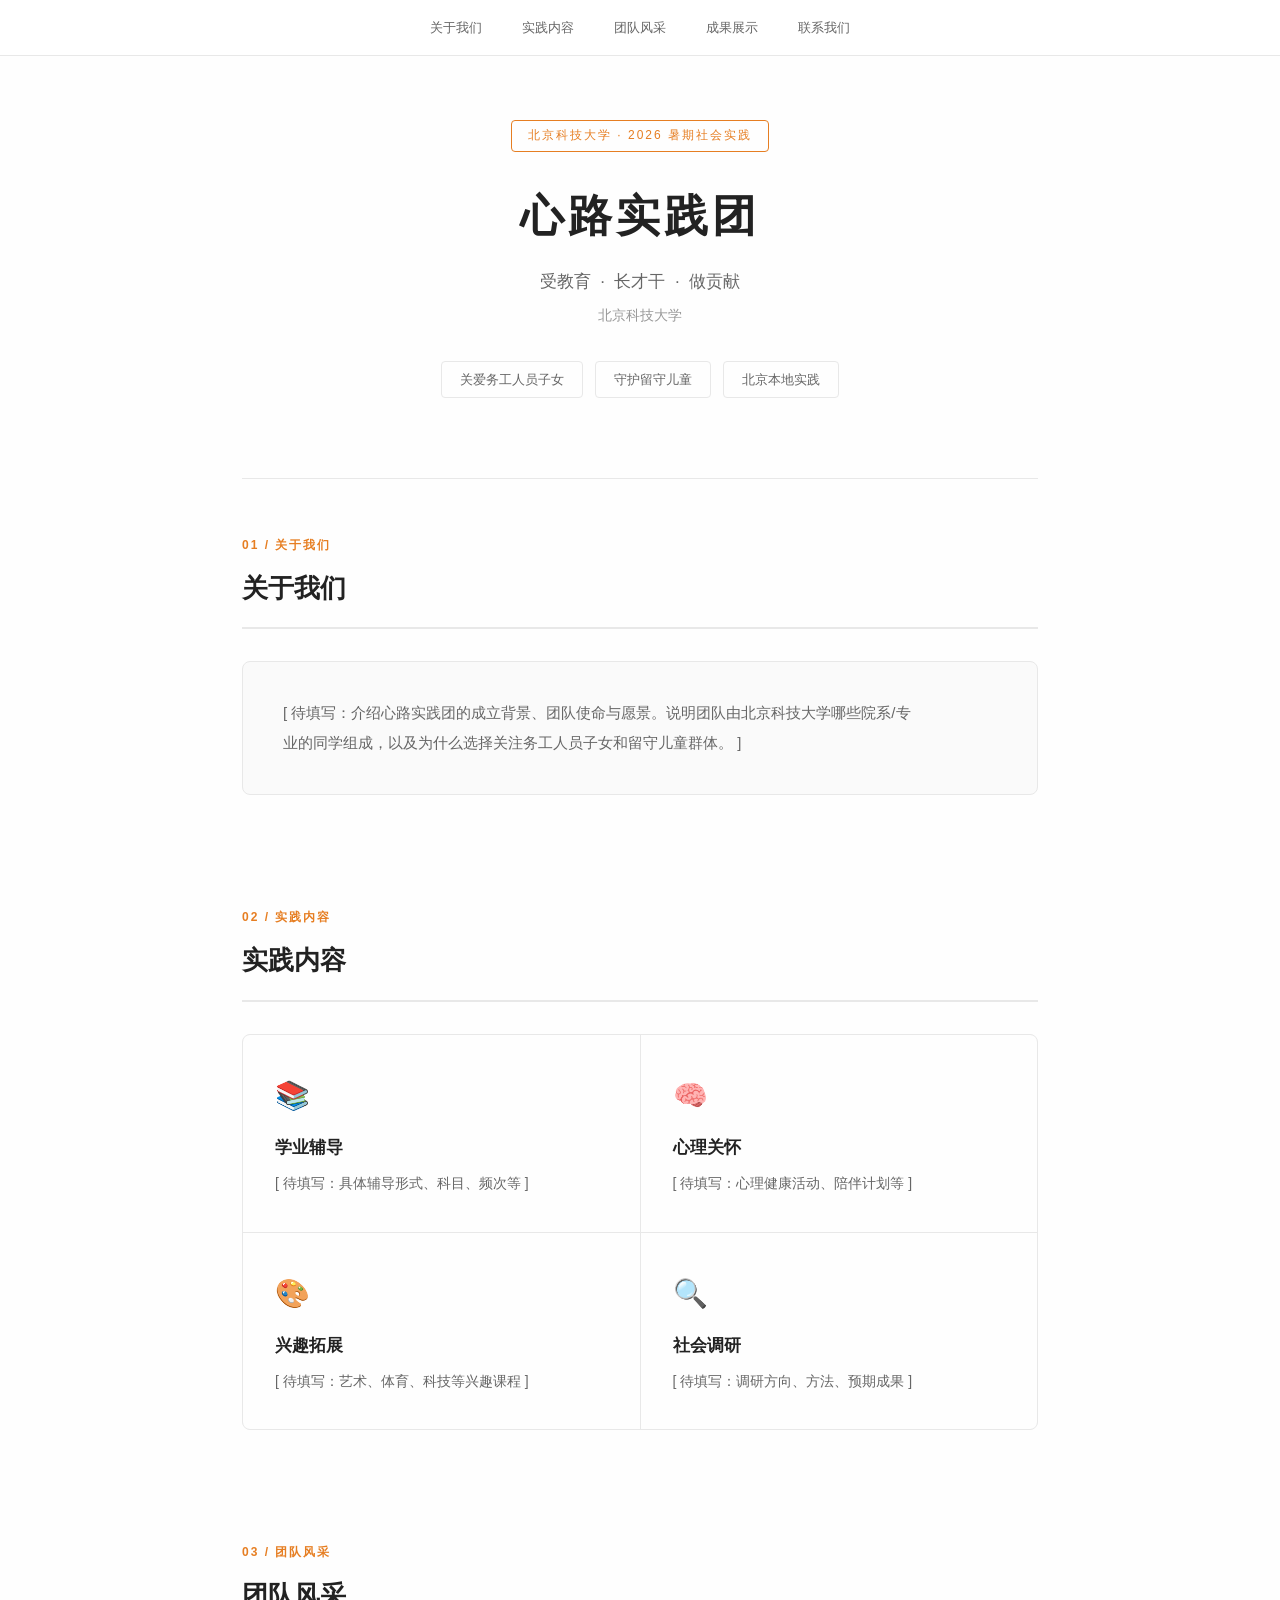
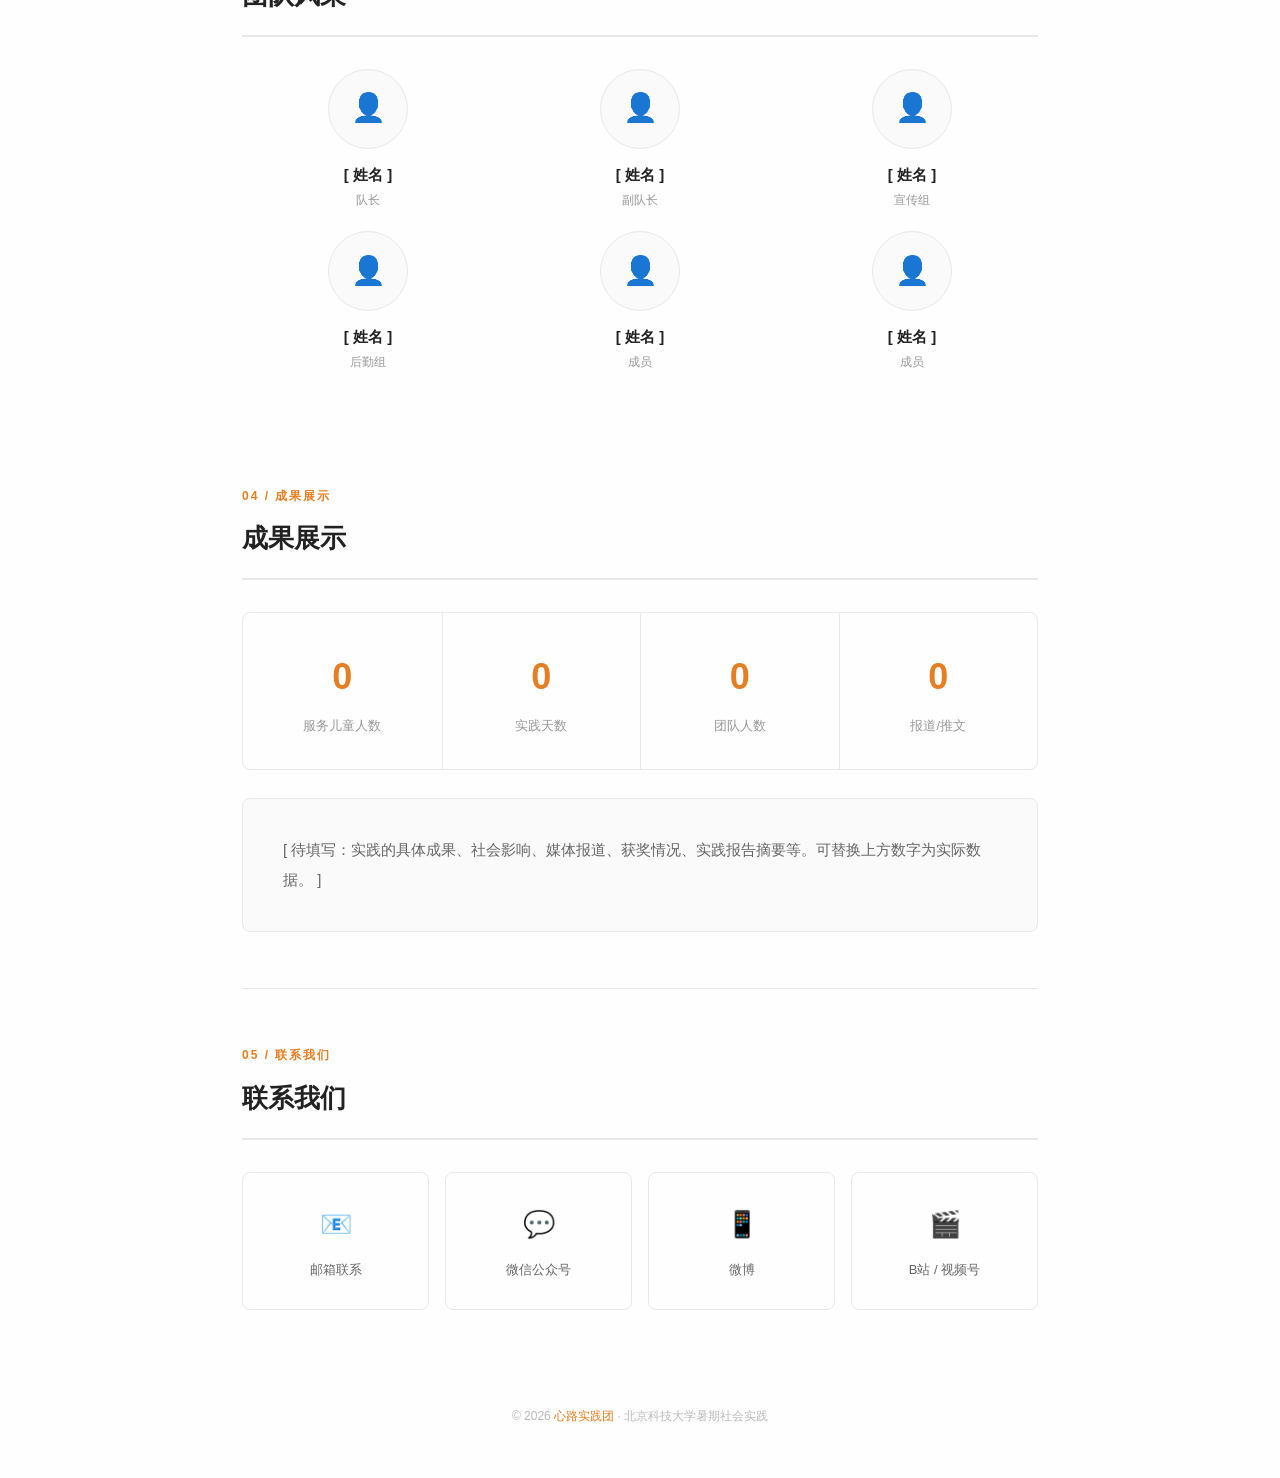
<file: zhijiao.html>
<!DOCTYPE html>
<html lang="zh-CN">
<head>
<meta charset="UTF-8">
<meta name="viewport" content="width=device-width, initial-scale=1.0">
<title>心路实践团 | 北京科技大学2026暑期社会实践</title>
<style>
  *, *::before, *::after { box-sizing: border-box; margin: 0; padding: 0; }

  :root {
    --accent: #e67e22;
    --accent-light: #fdebd0;
    --bg: #fefefe;
    --text: #222;
    --text2: #666;
    --text3: #999;
    --border: #e8e8e8;
    --card-bg: #fafafa;
    --nav-height: 56px;
  }

  html { scroll-behavior: smooth; }

  body {
    font-family: -apple-system, BlinkMacSystemFont, "Segoe UI", Roboto, "Noto Sans SC", sans-serif;
    background: var(--bg);
    color: var(--text);
    line-height: 1.8;
    -webkit-font-smoothing: antialiased;
  }

  /* ═══════════════ 导航栏 ═══════════════ */
  nav {
    position: fixed; top: 0; left: 0; right: 0; z-index: 100;
    height: var(--nav-height);
    background: rgba(255,255,255,0.92);
    backdrop-filter: blur(8px);
    border-bottom: 1px solid var(--border);
    display: flex; align-items: center; justify-content: center;
    gap: 4px;
  }

  nav a {
    font-size: 13px; color: var(--text2); text-decoration: none;
    padding: 8px 18px; border-radius: 6px;
    transition: all 0.2s;
  }
  nav a:hover,
  nav a.active { color: var(--accent); background: var(--accent-light); }

  /* ═══════════════ 容器 ═══════════════ */
  .container { max-width: 860px; margin: 0 auto; padding: 0 32px; }

  /* ═══════════════ Hero ═══════════════ */
  .hero {
    padding: 120px 0 80px;
    text-align: center;
  }

  .hero .tag {
    display: inline-block;
    font-size: 12px; letter-spacing: 2px;
    color: var(--accent);
    border: 1px solid var(--accent);
    padding: 4px 16px; border-radius: 4px;
    margin-bottom: 24px;
  }

  .hero h1 {
    font-size: 44px; font-weight: 700; letter-spacing: 4px;
    color: var(--text);
    margin-bottom: 12px;
  }

  .hero .slogan {
    font-size: 17px; color: var(--text2);
    margin-bottom: 6px;
  }

  .hero .school {
    font-size: 14px; color: var(--text3);
    margin-bottom: 32px;
  }

  .hero .keywords {
    display: flex; justify-content: center; gap: 12px; flex-wrap: wrap;
  }

  .hero .keywords span {
    font-size: 13px; color: var(--text2);
    padding: 6px 18px;
    border: 1px solid var(--border); border-radius: 4px;
  }

  /* ═══════════════ 通用区块 ═══════════════ */
  section { padding: 56px 0; }

  .section-label {
    font-size: 12px; font-weight: 600; letter-spacing: 2px;
    color: var(--accent); margin-bottom: 8px;
    text-transform: uppercase;
  }

  .section-heading {
    font-size: 26px; font-weight: 700;
    margin-bottom: 32px;
    padding-bottom: 16px;
    border-bottom: 2px solid var(--border);
  }

  /* ═══════════════ 关于我们 ═══════════════ */
  .about-card {
    background: var(--card-bg);
    border: 1px solid var(--border);
    border-radius: 8px;
    padding: 36px 40px;
  }

  .about-card p {
    font-size: 15px; color: var(--text2); line-height: 2;
    max-width: 640px;
  }

  /* ═══════════════ 实践内容 - 四宫格 ═══════════════ */
  .content-grid {
    display: grid;
    grid-template-columns: repeat(2, 1fr);
    gap: 1px;
    background: var(--border);
    border: 1px solid var(--border);
    border-radius: 8px;
    overflow: hidden;
  }

  .content-item {
    background: var(--bg);
    padding: 36px 32px;
    transition: background 0.2s;
  }
  .content-item:hover { background: var(--card-bg); }

  .content-item .c-icon { font-size: 28px; margin-bottom: 12px; }
  .content-item .c-title { font-size: 17px; font-weight: 600; margin-bottom: 8px; }
  .content-item .c-desc { font-size: 14px; color: var(--text2); line-height: 1.7; }

  /* ═══════════════ 团队风采 - 照片网格 ═══════════════ */
  .team-grid {
    display: grid;
    grid-template-columns: repeat(3, 1fr);
    gap: 20px;
  }

  .team-card {
    text-align: center;
  }

  .team-card .avatar {
    width: 80px; height: 80px;
    border-radius: 50%;
    background: var(--card-bg);
    border: 1px solid var(--border);
    margin: 0 auto 12px;
    display: flex; align-items: center; justify-content: center;
    font-size: 28px; color: #ccc;
    overflow: hidden;
  }
  .team-card .avatar img {
    width: 100%; height: 100%; object-fit: cover;
  }

  .team-card .name { font-size: 15px; font-weight: 600; margin-bottom: 2px; }
  .team-card .role { font-size: 12px; color: var(--text3); }

  /* ═══════════════ 成果展示 ═══════════════ */
  .stats {
    display: grid;
    grid-template-columns: repeat(4, 1fr);
    border: 1px solid var(--border);
    border-radius: 8px;
    margin-bottom: 28px;
  }

  .stat {
    padding: 32px 16px;
    text-align: center;
  }
  .stat + .stat { border-left: 1px solid var(--border); }

  .stat .num {
    font-size: 36px; font-weight: 700;
    color: var(--accent);
    margin-bottom: 4px;
  }
  .stat .label { font-size: 13px; color: var(--text3); }

  .result-card {
    background: var(--card-bg);
    border: 1px solid var(--border);
    border-radius: 8px;
    padding: 36px 40px;
  }

  .result-card p {
    font-size: 15px; color: var(--text2); line-height: 2;
  }

  /* ═══════════════ 联系我们 ═══════════════ */
  .contact-grid {
    display: grid;
    grid-template-columns: repeat(4, 1fr);
    gap: 16px;
  }

  .contact-card {
    display: flex; flex-direction: column; align-items: center; gap: 10px;
    padding: 28px 16px; border-radius: 8px;
    border: 1px solid var(--border);
    text-decoration: none; color: var(--text2);
    font-size: 13px;
    transition: all 0.2s;
  }
  .contact-card:hover {
    border-color: var(--accent);
    color: var(--accent);
  }
  .contact-card .cc-icon { font-size: 26px; }

  /* ═══════════════ Footer ═══════════════ */
  footer {
    padding: 40px 0 50px;
    text-align: center;
    font-size: 12px; color: #bbb;
  }
  footer span { color: var(--accent); }

  /* ═══════════════ 分割线 ═══════════════ */
  .hr {
    height: 1px; background: var(--border);
    margin: 0;
  }

  /* ═══════════════ 响应式 ═══════════════ */
  @media (max-width: 700px) {
    .hero { padding: 100px 0 50px; }
    .hero h1 { font-size: 30px; }
    .section-heading { font-size: 22px; }

    .content-grid { grid-template-columns: 1fr; }
    .team-grid { grid-template-columns: repeat(2, 1fr); }
    .stats { grid-template-columns: repeat(2, 1fr); }
    .stat:nth-child(3) { border-left: none; }
    .contact-grid { grid-template-columns: repeat(2, 1fr); }

    nav { overflow-x: auto; justify-content: flex-start; padding: 0 12px; }
    nav a { white-space: nowrap; font-size: 12px; padding: 6px 12px; }
  }
</style>
</head>
<body>

<!-- ═══════════════ 导航栏 ═══════════════ -->
<nav id="navbar">
  <a href="#about">关于我们</a>
  <a href="#content">实践内容</a>
  <a href="#team">团队风采</a>
  <a href="#results">成果展示</a>
  <a href="#contact">联系我们</a>
</nav>

<div class="container">

  <!-- ═══════════════ Hero ═══════════════ -->
  <header class="hero">
    <div class="tag">北京科技大学 · 2026 暑期社会实践</div>
    <h1>心路实践团</h1>
    <p class="slogan">受教育 &nbsp;·&nbsp; 长才干 &nbsp;·&nbsp; 做贡献</p>
    <p class="school">北京科技大学</p>
    <div class="keywords">
      <span>关爱务工人员子女</span>
      <span>守护留守儿童</span>
      <span>北京本地实践</span>
    </div>
  </header>

  <div class="hr"></div>

  <!-- ═══════════════ 关于我们 ═══════════════ -->
  <section id="about">
    <p class="section-label">01 / 关于我们</p>
    <h2 class="section-heading">关于我们</h2>
    <div class="about-card">
      <p>
        [ 待填写：介绍心路实践团的成立背景、团队使命与愿景。说明团队由北京科技大学哪些院系/专业的同学组成，以及为什么选择关注务工人员子女和留守儿童群体。 ]
      </p>
    </div>
  </section>

  <!-- ═══════════════ 实践内容 ═══════════════ -->
  <section id="content">
    <p class="section-label">02 / 实践内容</p>
    <h2 class="section-heading">实践内容</h2>
    <div class="content-grid">
      <div class="content-item">
        <div class="c-icon">📚</div>
        <div class="c-title">学业辅导</div>
        <div class="c-desc">[ 待填写：具体辅导形式、科目、频次等 ]</div>
      </div>
      <div class="content-item">
        <div class="c-icon">🧠</div>
        <div class="c-title">心理关怀</div>
        <div class="c-desc">[ 待填写：心理健康活动、陪伴计划等 ]</div>
      </div>
      <div class="content-item">
        <div class="c-icon">🎨</div>
        <div class="c-title">兴趣拓展</div>
        <div class="c-desc">[ 待填写：艺术、体育、科技等兴趣课程 ]</div>
      </div>
      <div class="content-item">
        <div class="c-icon">🔍</div>
        <div class="c-title">社会调研</div>
        <div class="c-desc">[ 待填写：调研方向、方法、预期成果 ]</div>
      </div>
    </div>
  </section>

  <!-- ═══════════════ 团队风采 ═══════════════ -->
  <section id="team">
    <p class="section-label">03 / 团队风采</p>
    <h2 class="section-heading">团队风采</h2>
    <div class="team-grid">
      <div class="team-card">
        <div class="avatar">👤</div>
        <div class="name">[ 姓名 ]</div>
        <div class="role">队长</div>
      </div>
      <div class="team-card">
        <div class="avatar">👤</div>
        <div class="name">[ 姓名 ]</div>
        <div class="role">副队长</div>
      </div>
      <div class="team-card">
        <div class="avatar">👤</div>
        <div class="name">[ 姓名 ]</div>
        <div class="role">宣传组</div>
      </div>
      <div class="team-card">
        <div class="avatar">👤</div>
        <div class="name">[ 姓名 ]</div>
        <div class="role">后勤组</div>
      </div>
      <div class="team-card">
        <div class="avatar">👤</div>
        <div class="name">[ 姓名 ]</div>
        <div class="role">成员</div>
      </div>
      <div class="team-card">
        <div class="avatar">👤</div>
        <div class="name">[ 姓名 ]</div>
        <div class="role">成员</div>
      </div>
    </div>
  </section>

  <!-- ═══════════════ 成果展示 ═══════════════ -->
  <section id="results">
    <p class="section-label">04 / 成果展示</p>
    <h2 class="section-heading">成果展示</h2>
    <div class="stats">
      <div class="stat">
        <div class="num counter" data-target="0">0</div>
        <div class="label">服务儿童人数</div>
      </div>
      <div class="stat">
        <div class="num counter" data-target="0">0</div>
        <div class="label">实践天数</div>
      </div>
      <div class="stat">
        <div class="num counter" data-target="0">0</div>
        <div class="label">团队人数</div>
      </div>
      <div class="stat">
        <div class="num counter" data-target="0">0</div>
        <div class="label">报道/推文</div>
      </div>
    </div>
    <div class="result-card">
      <p>
        [ 待填写：实践的具体成果、社会影响、媒体报道、获奖情况、实践报告摘要等。可替换上方数字为实际数据。 ]
      </p>
    </div>
  </section>

  <div class="hr"></div>

  <!-- ═══════════════ 联系我们 ═══════════════ -->
  <section id="contact">
    <p class="section-label">05 / 联系我们</p>
    <h2 class="section-heading">联系我们</h2>
    <div class="contact-grid">
      <a href="mailto:example@ustb.edu.cn" class="contact-card">
        <span class="cc-icon">📧</span>
        <span>邮箱联系</span>
      </a>
      <a href="#" class="contact-card">
        <span class="cc-icon">💬</span>
        <span>微信公众号</span>
      </a>
      <a href="#" class="contact-card">
        <span class="cc-icon">📱</span>
        <span>微博</span>
      </a>
      <a href="#" class="contact-card">
        <span class="cc-icon">🎬</span>
        <span>B站 / 视频号</span>
      </a>
    </div>
  </section>

  <footer>
    <p>© 2026 <span>心路实践团</span> · 北京科技大学暑期社会实践</p>
  </footer>

</div>

<script>
/* ═══════════════ 导航高亮 ═══════════════ */
(function() {
  const sections = document.querySelectorAll('section[id]');
  const links = document.querySelectorAll('nav a');
  window.addEventListener('scroll', () => {
    let current = '';
    sections.forEach(s => {
      if (window.scrollY >= s.offsetTop - 120) current = s.id;
    });
    links.forEach(a => {
      a.classList.toggle('active', a.getAttribute('href') === '#' + current);
    });
  });
})();

/* ═══════════════ 计数器动画 ═══════════════ */
(function() {
  const obs = new IntersectionObserver(entries => {
    entries.forEach(e => {
      if (e.isIntersecting) {
        e.target.querySelectorAll('.counter').forEach(c => {
          const t = +c.dataset.target;
          if (t === 0 || c.dataset.done) return;
          c.dataset.done = 1;
          let cur = 0;
          const step = Math.ceil(t / 30);
          const iv = setInterval(() => {
            cur += step;
            if (cur >= t) { c.textContent = t; clearInterval(iv); }
            else c.textContent = cur;
          }, 30);
        });
      }
    });
  }, { threshold: 0.3 });
  const sec = document.getElementById('results');
  if (sec) obs.observe(sec);
})();
</script>
</body>
</html>
</file>
<file: style.css>
*, *::before, *::after { box-sizing: border-box; margin: 0; padding: 0; }

/* ═══════════════ CSS 变量 ═══════════════ */
:root {
  --accent: #e67e22;
  --accent-light: #fdebd0;
  --bg: #fefefe;
  --text: #222;
  --text2: #666;
  --text3: #999;
  --border: #e8e8e8;
  --card-bg: #fafafa;
  --nav-height: 56px;
  --shadow: 0 4px 16px rgba(0,0,0,0.08);
}

/* ═══════════════ 暗色模式 ═══════════════ */
[data-theme="dark"] {
  --accent: #f0a04b;
  --accent-light: #3d2a14;
  --bg: #1a1a1a;
  --text: #e0e0e0;
  --text2: #aaa;
  --text3: #777;
  --border: #333;
  --card-bg: #242424;
  --shadow: 0 4px 16px rgba(0,0,0,0.3);
}

@media (prefers-color-scheme: dark) {
  :root:not([data-theme="light"]) {
    --accent: #f0a04b;
    --accent-light: #3d2a14;
    --bg: #1a1a1a;
    --text: #e0e0e0;
    --text2: #aaa;
    --text3: #777;
    --border: #333;
    --card-bg: #242424;
    --shadow: 0 4px 16px rgba(0,0,0,0.3);
  }
}

html { scroll-behavior: smooth; }

body {
  font-family: -apple-system, BlinkMacSystemFont, "Segoe UI", Roboto, "Noto Sans SC", sans-serif;
  background: var(--bg);
  color: var(--text);
  line-height: 1.8;
  -webkit-font-smoothing: antialiased;
  transition: background 0.3s, color 0.3s;
}

/* ═══════════════ 导航栏 ═══════════════ */
nav {
  position: fixed; top: 0; left: 0; right: 0; z-index: 100;
  height: var(--nav-height);
  background: rgba(255,255,255,0.92);
  backdrop-filter: blur(8px);
  border-bottom: 1px solid var(--border);
  display: flex; align-items: center; justify-content: center;
  gap: 4px;
  transition: background 0.3s, border-color 0.3s;
}

[data-theme="dark"] nav {
  background: rgba(26,26,26,0.92);
}

@media (prefers-color-scheme: dark) {
  :root:not([data-theme="light"]) nav {
    background: rgba(26,26,26,0.92);
  }
}

nav a {
  font-size: 13px; color: var(--text2); text-decoration: none;
  padding: 8px 18px; border-radius: 6px;
  transition: all 0.2s;
}
nav a:hover,
nav a.active { color: var(--accent); background: var(--accent-light); }

/* 暗色模式切换按钮 */
.theme-toggle {
  position: fixed; top: 12px; right: 16px; z-index: 101;
  width: 32px; height: 32px;
  border-radius: 50%;
  border: 1px solid var(--border);
  background: var(--bg);
  cursor: pointer;
  font-size: 16px;
  display: flex; align-items: center; justify-content: center;
  transition: all 0.2s;
}
.theme-toggle:hover { border-color: var(--accent); }

/* ═══════════════ 回到顶部按钮 ═══════════════ */
.back-to-top {
  position: fixed; bottom: 32px; right: 32px; z-index: 99;
  width: 44px; height: 44px;
  border-radius: 50%;
  border: 1px solid var(--border);
  background: var(--bg);
  color: var(--text2);
  cursor: pointer;
  font-size: 20px;
  display: flex; align-items: center; justify-content: center;
  opacity: 0;
  visibility: hidden;
  transform: translateY(12px);
  transition: all 0.3s ease;
  box-shadow: var(--shadow);
}
.back-to-top.visible {
  opacity: 1;
  visibility: visible;
  transform: translateY(0);
}
.back-to-top:hover {
  border-color: var(--accent);
  color: var(--accent);
  transform: translateY(-2px);
}

/* ═══════════════ 容器 ═══════════════ */
.container { max-width: 860px; margin: 0 auto; padding: 0 32px; }

/* ═══════════════ Hero ═══════════════ */
.hero {
  padding: 120px 0 80px;
  text-align: center;
}

.hero .logo {
  width: 120px; height: 120px;
  margin: 0 auto 24px;
  border-radius: 50%;
  overflow: hidden;
  box-shadow: var(--shadow);
}
.hero .logo img {
  width: 100%; height: 100%; object-fit: cover;
}

.hero .tag {
  display: inline-block;
  font-size: 12px; letter-spacing: 2px;
  color: var(--accent);
  border: 1px solid var(--accent);
  padding: 4px 16px; border-radius: 4px;
  margin-bottom: 24px;
}

.hero h1 {
  font-size: 44px; font-weight: 700; letter-spacing: 4px;
  color: var(--text);
  margin-bottom: 12px;
}

.hero .slogan {
  font-size: 17px; color: var(--text2);
  margin-bottom: 6px;
}

.hero .school {
  font-size: 14px; color: var(--text3);
  margin-bottom: 32px;
}

.hero .keywords {
  display: flex; justify-content: center; gap: 12px; flex-wrap: wrap;
}

.hero .keywords span {
  font-size: 13px; color: var(--text2);
  padding: 6px 18px;
  border: 1px solid var(--border); border-radius: 4px;
}

/* ═══════════════ 通用区块 ═══════════════ */
section { padding: 56px 0; }

.section-label {
  font-size: 12px; font-weight: 600; letter-spacing: 2px;
  color: var(--accent); margin-bottom: 8px;
  text-transform: uppercase;
}

.section-heading {
  font-size: 26px; font-weight: 700;
  margin-bottom: 32px;
  padding-bottom: 16px;
  border-bottom: 2px solid var(--border);
}

/* ═══════════════ 关于我们 — 双栏布局 ═══════════════ */
.about-layout {
  display: grid;
  grid-template-columns: 1fr 1fr;
  gap: 1px;
  background: var(--border);
  border: 1px solid var(--border);
  border-radius: 8px;
  overflow: hidden;
}

.about-col {
  background: var(--card-bg);
  padding: 36px 32px;
}

.about-col .col-icon {
  font-size: 24px;
  margin-bottom: 16px;
}

.about-col h3 {
  font-size: 17px; font-weight: 700;
  color: var(--accent);
  margin-bottom: 16px;
  padding-bottom: 10px;
  border-bottom: 1px solid var(--border);
}

.about-col p {
  font-size: 14px; color: var(--text2); line-height: 1.9;
}

.about-timeline {
  list-style: none;
}

.about-timeline li {
  position: relative;
  padding-left: 20px;
  padding-bottom: 16px;
  font-size: 14px; color: var(--text2);
  line-height: 1.7;
}

.about-timeline li::before {
  content: '';
  position: absolute; left: 0; top: 6px;
  width: 8px; height: 8px;
  border-radius: 50%;
  background: var(--accent);
}

.about-timeline li::after {
  content: '';
  position: absolute; left: 3px; top: 18px;
  width: 2px; height: calc(100% - 6px);
  background: var(--border);
}

.about-timeline li:last-child::after { display: none; }

.about-timeline li strong {
  display: block;
  color: var(--text);
  margin-bottom: 2px;
}

/* ═══════════════ 实践内容 - 四宫格 ═══════════════ */
.content-grid {
  display: grid;
  grid-template-columns: repeat(2, 1fr);
  gap: 1px;
  background: var(--border);
  border: 1px solid var(--border);
  border-radius: 8px;
  overflow: hidden;
}

.content-item {
  background: var(--bg);
  padding: 36px 32px;
  transition: background 0.2s;
}
.content-item:hover { background: var(--card-bg); }

.content-item .c-icon { font-size: 28px; margin-bottom: 12px; }
.content-item .c-title { font-size: 17px; font-weight: 600; margin-bottom: 8px; }
.content-item .c-desc { font-size: 14px; color: var(--text2); line-height: 1.7; }

/* ═══════════════ 照片墙 ═══════════════ */
.photo-grid {
  display: grid;
  grid-template-columns: repeat(4, 1fr);
  gap: 12px;
  margin-bottom: 20px;
}

.photo-placeholder {
  aspect-ratio: 4 / 3;
  background: linear-gradient(135deg, var(--accent-light), var(--card-bg));
  border-radius: 8px;
  border: 1px solid var(--border);
  display: flex; align-items: center; justify-content: center;
  font-size: 28px;
  color: var(--text3);
  transition: transform 0.2s;
}
.photo-placeholder:hover { transform: scale(1.03); }

/* ═══════════════ 团队风采 ═══════════════ */
.team-dept {
  margin-bottom: 40px;
}

.team-dept .dept-name {
  font-family: "Georgia", "Noto Serif SC", "STKaiti", "KaiTi", serif;
  font-size: 32px;
  font-weight: 700;
  font-style: italic;
  color: var(--accent);
  margin-bottom: 20px;
  padding-bottom: 10px;
  border-bottom: 1px solid var(--border);
  letter-spacing: 2px;
  text-align: center;
}

.team-dept .dept-members {
  display: flex;
  gap: 28px;
  flex-wrap: wrap;
  justify-content: center;
}

.team-card {
  text-align: center;
  width: 100px;
}

.team-card .avatar {
  width: 80px; height: 80px;
  border-radius: 50%;
  background: var(--card-bg);
  border: 1px solid var(--border);
  margin: 0 auto 10px;
  display: flex; align-items: center; justify-content: center;
  font-size: 28px; color: #ccc;
  overflow: hidden;
}
.team-card .avatar img {
  width: 100%; height: 100%; object-fit: cover;
}

.team-card .name { font-size: 14px; font-weight: 600; }

.team-note {
  text-align: right;
  font-size: 12px;
  color: var(--text3);
  margin-top: 8px;
}

/* ═══════════════ 成果展示 ═══════════════ */
.stats {
  display: grid;
  grid-template-columns: repeat(4, 1fr);
  border: 1px solid var(--border);
  border-radius: 8px;
  margin-bottom: 28px;
}

.stat {
  padding: 32px 16px;
  text-align: center;
}
.stat + .stat { border-left: 1px solid var(--border); }

.stat .s-icon { font-size: 24px; margin-bottom: 8px; }
.stat .num {
  font-size: 36px; font-weight: 700;
  color: var(--accent);
  margin-bottom: 4px;
}
.stat .label { font-size: 13px; color: var(--text3); }

.result-card {
  background: var(--card-bg);
  border: 1px solid var(--border);
  border-radius: 8px;
  padding: 36px 40px;
}

.result-card h3 {
  font-size: 16px; font-weight: 700;
  color: var(--accent);
  margin-bottom: 10px;
}

.result-card p {
  font-size: 15px; color: var(--text2); line-height: 2;
  margin-bottom: 16px;
}

.result-card p:last-child { margin-bottom: 0; }

/* ═══════════════ 联系我们 ═══════════════ */
.contact-grid {
  display: grid;
  grid-template-columns: repeat(4, 1fr);
  gap: 16px;
}

.contact-card {
  display: flex; flex-direction: column; align-items: center; gap: 10px;
  padding: 28px 16px; border-radius: 8px;
  border: 1px solid var(--border);
  text-decoration: none; color: var(--text2);
  font-size: 13px;
  transition: all 0.2s;
}
.contact-card:hover {
  border-color: var(--accent);
  color: var(--accent);
}
.contact-card .cc-icon { font-size: 26px; }

/* ═══════════════ Footer ═══════════════ */
footer {
  padding: 40px 0 50px;
  text-align: center;
  font-size: 12px; color: #bbb;
}
footer span { color: var(--accent); }

/* ═══════════════ 分割线 ═══════════════ */
.hr {
  height: 1px; background: var(--border);
  margin: 0;
}

/* ═══════════════ 滚动入场动画 ═══════════════ */
.animate-on-scroll {
  opacity: 0;
  transform: translateY(30px);
  transition: opacity 0.6s ease-out, transform 0.6s ease-out;
}

.animate-on-scroll.visible {
  opacity: 1;
  transform: translateY(0);
}

/* 导航栏不参与动画 */
nav, .theme-toggle, .back-to-top, .hero { opacity: 1; transform: none; }

/* ═══════════════ 打印样式 ═══════════════ */
@media print {
  nav, .theme-toggle, .back-to-top, .hr { display: none; }
  body { font-size: 12pt; color: #000; background: #fff; }
  .hero { padding: 20px 0; }
  .hero h1 { font-size: 24pt; }
  section { padding: 20px 0; page-break-inside: avoid; }
  .container { max-width: 100%; }
  a { color: #000; text-decoration: underline; }
}

/* ═══════════════ 响应式 ═══════════════ */
@media (max-width: 700px) {
  .hero { padding: 100px 0 50px; }
  .hero h1 { font-size: 30px; }
  .section-heading { font-size: 22px; }

  .about-layout { grid-template-columns: 1fr; }
  .content-grid { grid-template-columns: 1fr; }
  .photo-grid { grid-template-columns: repeat(2, 1fr); }
  .team-dept .dept-name { font-size: 24px; }
  .stats { grid-template-columns: repeat(2, 1fr); }
  .stat:nth-child(3) { border-left: none; }
  .contact-grid { grid-template-columns: repeat(2, 1fr); }

  nav { overflow-x: auto; justify-content: flex-start; padding: 0 12px; }
  nav a { white-space: nowrap; font-size: 12px; padding: 6px 12px; }

  .back-to-top { bottom: 20px; right: 20px; }
  .theme-toggle { top: 68px; right: 12px; }
}
</file>
